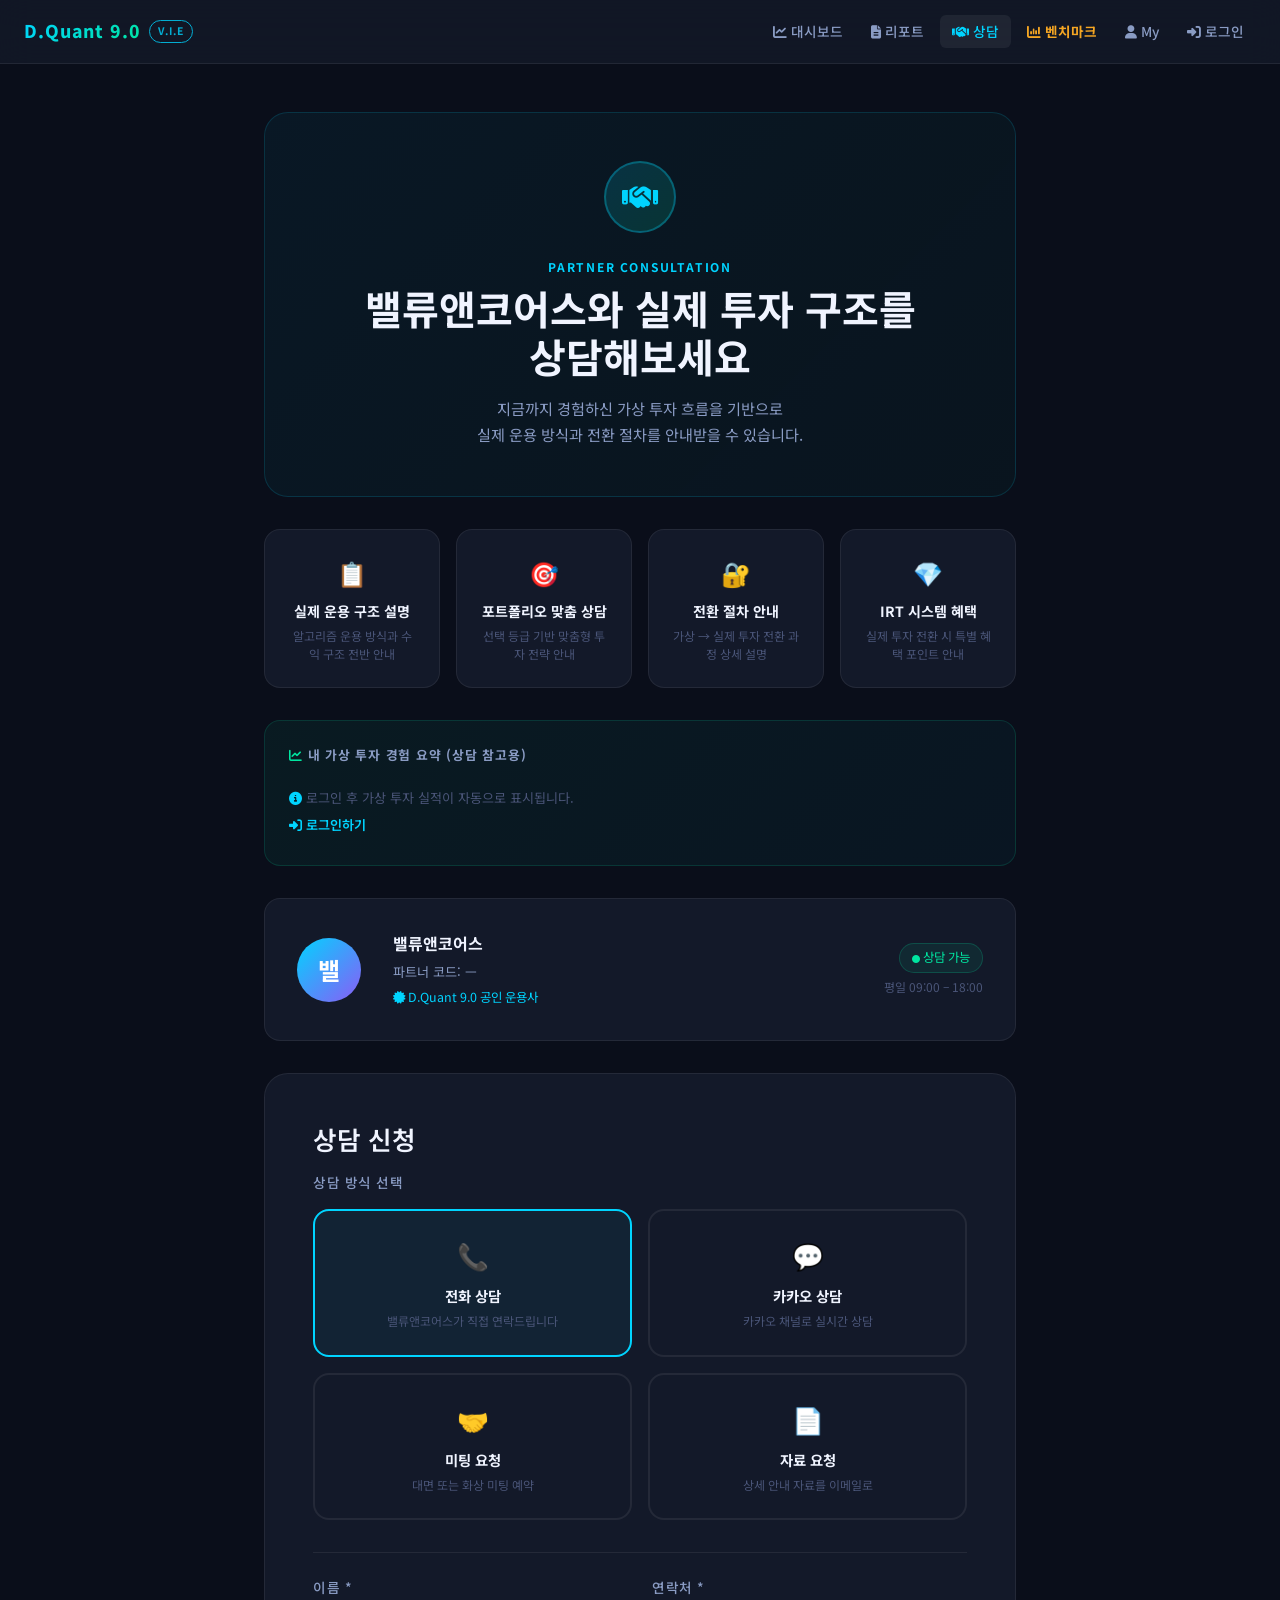
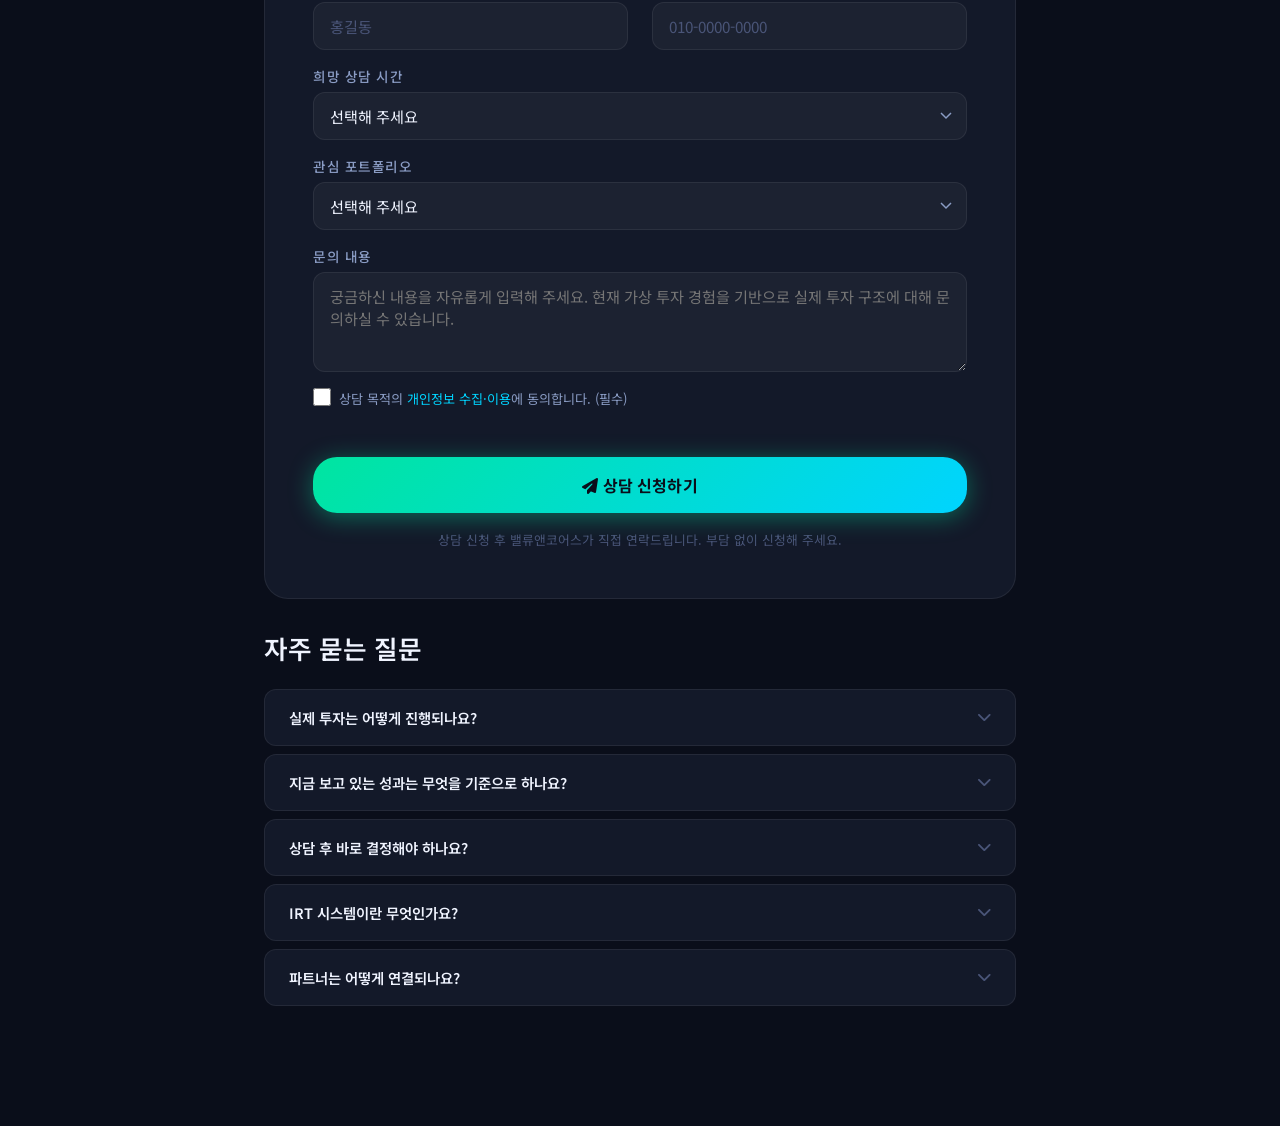
<file: consult.html>
<!DOCTYPE html>
<html lang="ko">
<head>
  <meta charset="UTF-8">
  <meta name="viewport" content="width=device-width, initial-scale=1.0">
  <title>파트너 상담 — D.Quant 9.0 V.I.E</title>
  <meta name="description" content="D.Quant 9.0 V.I.E 전문 운용사 상담. 가상 투자 경험을 바탕으로 실제 투자 전략을 안내받으세요.">
  <meta property="og:type" content="website">
  <meta property="og:site_name" content="D.Quant 9.0 V.I.E">
  <meta property="og:title" content="투자 상담 — D.Quant 9.0 V.I.E">
  <meta property="og:description" content="밸류앤코어스 전문 운용사와 1:1 투자 상담. 가상 투자 체험 후 실제 알고리즘 운용 전략을 안내받으세요.">
  <meta property="og:image" content="images/og-image.jpg">
  <meta property="og:image:width" content="1200">
  <meta property="og:image:height" content="630">
  <meta name="twitter:card" content="summary_large_image">
  <meta name="twitter:image" content="images/og-image.jpg">
  <link rel="preconnect" href="https://fonts.googleapis.com">
  <link href="https://fonts.googleapis.com/css2?family=Noto+Sans+KR:wght@300;400;500;600;700;800&family=Inter:wght@400;500;600;700&display=swap" rel="stylesheet">
  <link rel="stylesheet" href="https://cdn.jsdelivr.net/npm/@fortawesome/fontawesome-free@6.5.1/css/all.min.css">
  <link rel="stylesheet" href="css/vie.css">
  <style>
    /* Consult hero */
    .consult-hero {
      background: linear-gradient(135deg, rgba(0,212,255,0.05), rgba(0,229,160,0.03));
      border: 1px solid rgba(0,212,255,0.15);
      border-radius: var(--radius-xl);
      padding: var(--space-2xl);
      margin-bottom: var(--space-xl);
      text-align: center;
    }
    .consult-hero-icon {
      width: 72px; height: 72px;
      border-radius: 50%;
      background: linear-gradient(135deg, rgba(0,212,255,0.15), rgba(0,229,160,0.15));
      border: 2px solid rgba(0,212,255,0.3);
      display: flex;
      align-items: center;
      justify-content: center;
      font-size: 1.8rem;
      color: var(--accent-blue);
      margin: 0 auto var(--space-lg);
    }

    /* Value cards row */
    .value-grid {
      display: grid;
      grid-template-columns: repeat(4, 1fr);
      gap: var(--space-md);
      margin-bottom: var(--space-xl);
    }
    .vc-card {
      background: var(--bg-card);
      border: 1px solid var(--border-default);
      border-radius: var(--radius-lg);
      padding: var(--space-lg);
      text-align: center;
    }
    .vc-icon { font-size: 1.5rem; margin-bottom: var(--space-sm); }
    .vc-title { font-size: 0.88rem; font-weight: 700; color: var(--text-primary); margin-bottom: 4px; }
    .vc-desc  { font-size: 0.75rem; color: var(--text-muted); line-height: 1.5; }

    /* Partner info */
    .partner-card {
      background: var(--bg-card);
      border: 1px solid var(--border-default);
      border-radius: var(--radius-lg);
      padding: var(--space-xl);
      margin-bottom: var(--space-xl);
      display: flex;
      align-items: center;
      gap: var(--space-xl);
    }
    .partner-avatar {
      width: 64px; height: 64px;
      border-radius: 50%;
      background: linear-gradient(135deg, var(--accent-blue), var(--accent-purple));
      display: flex;
      align-items: center;
      justify-content: center;
      font-size: 1.5rem;
      color: #fff;
      font-weight: 700;
      flex-shrink: 0;
    }
    .partner-info h4 { font-size: 1rem; font-weight: 700; color: var(--text-primary); margin-bottom: 4px; }
    .partner-info p  { font-size: 0.82rem; color: var(--text-secondary); margin: 0; }
    .partner-meta { margin-left: auto; text-align: right; flex-shrink: 0; }
    .partner-avail {
      font-size: 0.78rem;
      color: var(--accent-green);
      background: rgba(0,229,160,0.08);
      border: 1px solid rgba(0,229,160,0.2);
      padding: 4px 12px;
      border-radius: var(--radius-full);
      display: inline-block;
      margin-bottom: 4px;
    }
    .partner-time { font-size: 0.75rem; color: var(--text-muted); }

    /* Consult method cards */
    .method-grid {
      display: grid;
      grid-template-columns: repeat(2, 1fr);
      gap: var(--space-md);
      margin-bottom: var(--space-xl);
    }
    .method-card {
      background: var(--bg-card);
      border: 2px solid var(--border-default);
      border-radius: var(--radius-lg);
      padding: var(--space-lg);
      cursor: pointer;
      text-align: center;
      transition: all var(--transition-base);
    }
    .method-card:hover { transform: translateY(-2px); }
    .method-card.selected {
      border-color: var(--accent-blue);
      background: rgba(0,212,255,0.05);
    }
    .method-icon  { font-size: 1.6rem; margin-bottom: var(--space-sm); }
    .method-title { font-size: 0.9rem; font-weight: 700; color: var(--text-primary); margin-bottom: 4px; }
    .method-desc  { font-size: 0.75rem; color: var(--text-muted); }

    /* Form card */
    .form-card {
      background: var(--bg-card);
      border: 1px solid var(--border-default);
      border-radius: var(--radius-xl);
      padding: var(--space-2xl);
      margin-bottom: var(--space-xl);
    }

    /* Performance summary */
    .perf-summary {
      background: linear-gradient(135deg, rgba(0,229,160,0.06), rgba(0,212,255,0.04));
      border: 1px solid rgba(0,229,160,0.15);
      border-radius: var(--radius-lg);
      padding: var(--space-lg);
      margin-bottom: var(--space-xl);
    }
    .perf-row {
      display: flex;
      justify-content: space-between;
      font-size: 0.85rem;
      padding: 6px 0;
      border-bottom: 1px solid var(--border-default);
    }
    .perf-row:last-child { border-bottom: none; }

    /* FAQ */
    .faq-item {
      background: var(--bg-card);
      border: 1px solid var(--border-default);
      border-radius: var(--radius-md);
      margin-bottom: var(--space-sm);
      overflow: hidden;
    }
    .faq-q {
      padding: var(--space-md) var(--space-lg);
      display: flex;
      align-items: center;
      justify-content: space-between;
      cursor: pointer;
      font-size: 0.9rem;
      font-weight: 600;
      color: var(--text-primary);
      transition: background var(--transition-fast);
    }
    .faq-q:hover { background: rgba(255,255,255,0.03); }
    .faq-a {
      padding: 0 var(--space-lg);
      font-size: 0.85rem;
      color: var(--text-secondary);
      line-height: 1.7;
      max-height: 0;
      overflow: hidden;
      transition: max-height var(--transition-slow), padding var(--transition-base);
    }
    .faq-item.open .faq-a { max-height: 200px; padding: 0 var(--space-lg) var(--space-md); }
    .faq-arrow { transition: transform var(--transition-base); color: var(--text-muted); }
    .faq-item.open .faq-arrow { transform: rotate(180deg); color: var(--accent-blue); }

    /* Success state */
    .submit-success {
      text-align: center;
      padding: var(--space-3xl);
      display: none;
    }
    .submit-success.show { display: block; }
    .success-icon {
      width: 80px; height: 80px;
      border-radius: 50%;
      background: rgba(0,229,160,0.12);
      border: 2px solid rgba(0,229,160,0.3);
      display: flex; align-items: center; justify-content: center;
      font-size: 2rem; color: var(--accent-green);
      margin: 0 auto var(--space-xl);
      animation: pulseScale 1s ease;
    }
    @keyframes pulseScale {
      0% { transform: scale(0); opacity: 0; }
      70% { transform: scale(1.1); }
      100% { transform: scale(1); opacity: 1; }
    }

    /* ── Consult Responsive ── */
    @media (max-width: 1024px) {
      .value-grid  { grid-template-columns: repeat(2, 1fr); }
      .method-grid { grid-template-columns: repeat(2, 1fr); }
    }
    @media (max-width: 768px) {
      .value-grid   { grid-template-columns: repeat(2, 1fr); gap: 8px; }
      .method-grid  { grid-template-columns: 1fr; }
      .partner-card { flex-direction: column; text-align: center; gap: var(--space-md); }
      .partner-meta { margin-left: 0; text-align: center; }
      .consult-form-section { padding: var(--space-xl) var(--space-md); }
      .consult-form { padding: var(--space-md); }
    }
    @media (max-width: 480px) {
      .value-grid  { grid-template-columns: 1fr 1fr; gap: 6px; }
      .value-card  { padding: var(--space-md); }
      .method-card { padding: var(--space-md); }
    }
  </style>
</head>
<body>
  <!-- Nav -->
  <nav class="vie-nav">
    <div class="vie-nav-inner">
      <div class="vie-nav-brand">
        <a href="index.html" style="display:flex;align-items:center;gap:8px;text-decoration:none">
          <span class="vie-nav-logo">D.Quant 9.0</span>
          <span class="vie-nav-badge">V.I.E</span>
        </a>
      </div>
      <div class="vie-nav-links">
        <a href="dashboard.html" class="vie-nav-link"><i class="fa-solid fa-chart-line"></i> 대시보드</a>
        <a href="reports.html"   class="vie-nav-link"><i class="fa-solid fa-file-lines"></i> 리포트</a>
        <a href="consult.html"   class="vie-nav-link active"><i class="fa-solid fa-handshake"></i> 상담</a>
        <a href="benchmark.html" class="vie-nav-link benchmark"><i class="fa-solid fa-chart-column"></i> 벤치마크</a>
        <a href="mypage.html"    class="vie-nav-link"><i class="fa-solid fa-user"></i> My</a>
        <a href="login.html"     class="vie-nav-link" id="nav-login-btn"><i class="fa-solid fa-right-to-bracket"></i> 로그인</a>
      </div>
      <div class="vie-nav-hamburger" onclick="vieNavToggle(this)" aria-label="메뉴">
        <span></span><span></span><span></span>
      </div>
    </div>
  </nav>
  <nav class="vie-nav-mobile" id="vie-nav-mobile">
    <a href="dashboard.html" class="vie-nav-link"><i class="fa-solid fa-chart-line"></i> 대시보드</a>
    <a href="reports.html"   class="vie-nav-link"><i class="fa-solid fa-file-lines"></i> 리포트</a>
    <a href="consult.html"   class="vie-nav-link active"><i class="fa-solid fa-handshake"></i> 상담</a>
    <a href="benchmark.html" class="vie-nav-link benchmark"><i class="fa-solid fa-chart-column"></i> 벤치마크</a>
    <a href="mypage.html"    class="vie-nav-link"><i class="fa-solid fa-user"></i> My</a>
    <a href="login.html"     class="vie-nav-link" id="nav-login-btn-m"><i class="fa-solid fa-right-to-bracket"></i> 로그인</a>
  </nav>

  <div class="page-wrapper">
    <div class="page-content" style="max-width:800px">

      <!-- Consult Hero -->
      <div class="consult-hero fade-in">
        <div class="consult-hero-icon"><i class="fa-solid fa-handshake"></i></div>
        <div class="section-eyebrow" style="display:block;margin-bottom:var(--space-sm)">PARTNER CONSULTATION</div>
        <h2 style="margin-bottom:var(--space-md)">밸류앤코어스와 실제 투자 구조를<br>상담해보세요</h2>
        <p>
          지금까지 경험하신 가상 투자 흐름을 기반으로<br>
          실제 운용 방식과 전환 절차를 안내받을 수 있습니다.
        </p>
      </div>

      <!-- Value Grid -->
      <div class="value-grid fade-in fade-in-delay-1">
        <div class="vc-card">
          <div class="vc-icon">📋</div>
          <div class="vc-title">실제 운용 구조 설명</div>
          <div class="vc-desc">알고리즘 운용 방식과 수익 구조 전반 안내</div>
        </div>
        <div class="vc-card">
          <div class="vc-icon">🎯</div>
          <div class="vc-title">포트폴리오 맞춤 상담</div>
          <div class="vc-desc">선택 등급 기반 맞춤형 투자 전략 안내</div>
        </div>
        <div class="vc-card">
          <div class="vc-icon">🔐</div>
          <div class="vc-title">전환 절차 안내</div>
          <div class="vc-desc">가상 → 실제 투자 전환 과정 상세 설명</div>
        </div>
        <div class="vc-card">
          <div class="vc-icon">💎</div>
          <div class="vc-title">IRT 시스템 혜택</div>
          <div class="vc-desc">실제 투자 전환 시 특별 혜택 포인트 안내</div>
        </div>
      </div>

      <!-- My Performance Summary -->
      <div class="perf-summary fade-in fade-in-delay-2" id="perf-summary">
        <div style="font-size:0.8rem;font-weight:700;color:var(--text-secondary);margin-bottom:var(--space-md);letter-spacing:0.06em">
          <i class="fa-solid fa-chart-line" style="color:var(--accent-green)"></i>
          내 가상 투자 경험 요약 (상담 참고용)
        </div>
        <div id="perf-rows">
          <!-- Populated by JS -->
        </div>
      </div>

      <!-- Partner Card -->
      <div class="partner-card fade-in fade-in-delay-2">
        <div class="partner-avatar" id="partner-initial">?</div>
        <div class="partner-info">
          <h4 id="partner-name-display">밸류앤코어스</h4>
          <p id="partner-id-display">파트너 코드: —</p>
          <p style="margin-top:4px;font-size:0.78rem;color:var(--accent-blue)">
            <i class="fa-solid fa-certificate"></i> D.Quant 9.0 공인 운용사
          </p>
        </div>
        <div class="partner-meta">
          <div class="partner-avail"><i class="fa-solid fa-circle" style="font-size:0.5rem"></i> 상담 가능</div>
          <div class="partner-time">평일 09:00 – 18:00</div>
        </div>
      </div>

      <!-- Consult Method -->
      <div class="form-card fade-in fade-in-delay-3" id="main-form-card">
        <div id="form-section">
          <h3 style="margin-bottom:var(--space-md)">상담 신청</h3>

          <!-- Method Selection -->
          <div style="margin-bottom:var(--space-lg)">
            <div class="form-label" style="margin-bottom:var(--space-md)">상담 방식 선택</div>
            <div class="method-grid">
              <div class="method-card selected" data-method="phone" onclick="selectMethod(this)">
                <div class="method-icon">📞</div>
                <div class="method-title">전화 상담</div>
                <div class="method-desc">밸류앤코어스가 직접 연락드립니다</div>
              </div>
              <div class="method-card" data-method="kakao" onclick="selectMethod(this)">
                <div class="method-icon">💬</div>
                <div class="method-title">카카오 상담</div>
                <div class="method-desc">카카오 채널로 실시간 상담</div>
              </div>
              <div class="method-card" data-method="meeting" onclick="selectMethod(this)">
                <div class="method-icon">🤝</div>
                <div class="method-title">미팅 요청</div>
                <div class="method-desc">대면 또는 화상 미팅 예약</div>
              </div>
              <div class="method-card" data-method="info_request" onclick="selectMethod(this)">
                <div class="method-icon">📄</div>
                <div class="method-title">자료 요청</div>
                <div class="method-desc">상세 안내 자료를 이메일로</div>
              </div>
            </div>
            <input type="hidden" id="f-method" value="phone">
          </div>

          <hr class="divider">

          <!-- Form Fields -->
          <div class="grid-2" style="margin-top:var(--space-lg)">
            <div class="form-group">
              <label class="form-label">이름 *</label>
              <input type="text" class="form-input" id="c-name" placeholder="홍길동">
              <span class="form-error hidden" id="e-cname"><i class="fa-solid fa-circle-xmark"></i> 이름을 입력해 주세요.</span>
            </div>
            <div class="form-group">
              <label class="form-label">연락처 *</label>
              <input type="tel" class="form-input" id="c-phone" placeholder="010-0000-0000">
              <span class="form-error hidden" id="e-cphone"><i class="fa-solid fa-circle-xmark"></i> 연락처를 입력해 주세요.</span>
            </div>
          </div>

          <div class="form-group">
            <label class="form-label">희망 상담 시간</label>
            <select class="form-select" id="c-time">
              <option value="">선택해 주세요</option>
              <option>오전 10시 – 12시</option>
              <option>오후 2시 – 4시</option>
              <option>오후 4시 – 6시</option>
              <option>저녁 7시 이후</option>
              <option>언제든지 가능</option>
            </select>
          </div>

          <div class="form-group">
            <label class="form-label">관심 포트폴리오</label>
            <select class="form-select" id="c-portfolio">
              <option value="">선택해 주세요</option>
              <option>Core (1,000만원)</option>
              <option>Growth (3,000만원)</option>
              <option>Premium (5,000만원)</option>
              <option>Strategy A (1억원)</option>
              <option>Strategy B (2억원)</option>
            </select>
          </div>

          <div class="form-group">
            <label class="form-label">문의 내용</label>
            <textarea class="form-textarea" id="c-message" placeholder="궁금하신 내용을 자유롭게 입력해 주세요. 현재 가상 투자 경험을 기반으로 실제 투자 구조에 대해 문의하실 수 있습니다." style="min-height:100px"></textarea>
          </div>

          <label class="checkbox-group" style="margin-bottom:var(--space-lg)">
            <input type="checkbox" id="c-agree">
            <span style="font-size:0.82rem;color:var(--text-secondary)">
              상담 목적의 <a href="#" style="color:var(--accent-blue)">개인정보 수집·이용</a>에 동의합니다. (필수)
            </span>
          </label>
          <span class="form-error hidden" id="e-cagree"><i class="fa-solid fa-circle-xmark"></i> 개인정보 동의가 필요합니다.</span>

          <button class="btn btn-cta btn-full btn-xl" style="margin-top:var(--space-lg)" id="submit-btn" onclick="submitConsult()">
            <span id="submit-text"><i class="fa-solid fa-paper-plane"></i> 상담 신청하기</span>
            <span id="submit-spinner" class="hidden"><i class="fa-solid fa-spinner fa-spin"></i></span>
          </button>

          <p class="form-hint text-center mt-md">상담 신청 후 밸류앤코어스가 직접 연락드립니다. 부담 없이 신청해 주세요.</p>
        </div>

        <!-- Success State -->
        <div class="submit-success" id="submit-success">
          <div class="success-icon"><i class="fa-solid fa-check"></i></div>
          <div class="section-eyebrow" style="display:block;margin-bottom:var(--space-md)">신청 완료</div>
          <h2 style="margin-bottom:var(--space-md)">상담 신청이 접수되었습니다</h2>
          <p style="margin-bottom:var(--space-xl)">
            밸류앤코어스 담당자가 빠른 시간 내에 연락드리겠습니다.<br>
            상담 전에 대시보드에서 최신 성과 현황을 확인해 두시면 도움이 됩니다.
          </p>
          <div style="display:flex;flex-direction:column;gap:var(--space-sm);max-width:340px;margin:0 auto">
            <button class="btn btn-primary btn-full btn-lg" onclick="window.location.href='dashboard.html'">
              <i class="fa-solid fa-chart-line"></i> 대시보드로 이동
            </button>
            <button class="btn btn-ghost btn-full" onclick="window.location.href='reports.html'">
              리포트 확인하기
            </button>
          </div>
        </div>
      </div>

      <!-- FAQ -->
      <div class="fade-in" style="margin-bottom:var(--space-xl)">
        <h3 style="margin-bottom:var(--space-lg)">자주 묻는 질문</h3>
        <div id="faq-list">
          <!-- Populated by JS -->
        </div>
      </div>

      <div style="height:40px"></div>
    </div>
  </div>

  <!-- Bottom Nav -->
  <nav class="bottom-nav">
    <div class="bottom-nav-items">
      <div class="bottom-nav-item" data-page="dashboard" data-href="dashboard.html"><i class="fa-solid fa-chart-line"></i><span>대시보드</span></div>
      <div class="bottom-nav-item" data-page="reports" data-href="reports.html"><i class="fa-solid fa-file-lines"></i><span>리포트</span></div>
      <div class="bottom-nav-item active" data-page="consult" data-href="consult.html"><i class="fa-solid fa-handshake"></i><span>상담</span></div>
      <div class="bottom-nav-item" data-page="mypage" data-href="mypage.html"><i class="fa-solid fa-user"></i><span>My</span></div>
    </div>
  </nav>

  <div class="toast-container"></div>

  <script src="js/vie-app.js"></script>
  <script>
    /* ── 로그인 여부와 무관하게 페이지 열람 가능 (비로그인 허용) ── */
    const isLoggedIn = VieAuth.isLoggedIn();
    const user = VieAuth.getUser() || {};
    const portfolios = user.selected_portfolios || [];

    /* ---- Partner Info ---- */
    const pname = user?.partner_name || '밸류앤코어스';
    document.getElementById('partner-name-display').textContent = pname;
    document.getElementById('partner-id-display').textContent   = '파트너 코드: ' + (user?.partner_id || '—');
    document.getElementById('partner-initial').textContent = pname === '밸류앤코어스' ? '밸' : pname.charAt(0);

    /* ---- Pre-fill form (로그인 시에만) ---- */
    if (isLoggedIn) {
      if (user?.name)  document.getElementById('c-name').value  = user.name;
      if (user?.phone) document.getElementById('c-phone').value = user.phone;
      if (portfolios.length) {
        const pfNames = { Core:'Core (1,000만원)', Growth:'Growth (3,000만원)', Premium:'Premium (5,000만원)', 'Strategy A':'Strategy A (1억원)', 'Strategy B':'Strategy B (2억원)' };
        document.getElementById('c-portfolio').value = pfNames[portfolios[0]] || '';
      }
    }

    /* ---- Performance Summary ---- */
    const perfEl = document.getElementById('perf-rows');
    if (isLoggedIn && portfolios.length) {
      const signupDate = user?.signup_date || new Date().toISOString();
      const daysSince  = VieSimulator.daysSince(signupDate);
      let totalPrincipal = 0, totalProfit = 0;
      portfolios.forEach(t => {
        const pf = VIE_CONFIG.PORTFOLIOS[t];
        if (pf) { totalPrincipal += pf.principal; totalProfit += VieSimulator.profitAfterDays(pf.principal, pf.rate, daysSince); }
      });
      const totalRate = totalPrincipal > 0 ? (totalProfit / totalPrincipal) * 100 : 0;
      perfEl.innerHTML = `
        <div class="perf-row"><span style="color:var(--text-muted)">선택 포트폴리오</span><strong style="color:var(--text-primary)">${portfolios.join(' + ')}</strong></div>
        <div class="perf-row"><span style="color:var(--text-muted)">가상 운용 기간</span><strong style="color:var(--text-primary)">${daysSince}일</strong></div>
        <div class="perf-row"><span style="color:var(--text-muted)">누적 수익률</span><strong style="color:var(--accent-green)">+${totalRate.toFixed(2)}%</strong></div>
        <div class="perf-row"><span style="color:var(--text-muted)">누적 수익금 (가상)</span><strong style="color:var(--accent-green)">${VieFmt.manwon(Math.round(totalProfit))}</strong></div>
        <div class="perf-row"><span style="color:var(--text-muted)">운용 시작일</span><strong style="color:var(--text-primary)">${VieFmt.date(signupDate)}</strong></div>
      `;
    } else {
      /* 비로그인 상태: 간단한 안내 표시 */
      perfEl.innerHTML = `
        <div class="perf-row" style="flex-direction:column;align-items:flex-start;gap:6px">
          <span style="color:var(--text-muted);font-size:0.82rem"><i class="fa-solid fa-circle-info" style="color:var(--accent-blue)"></i> 로그인 후 가상 투자 실적이 자동으로 표시됩니다.</span>
          <a href="login.html" style="font-size:0.82rem;color:var(--accent-blue);font-weight:600;text-decoration:none"><i class="fa-solid fa-right-to-bracket"></i> 로그인하기</a>
        </div>
      `;
    }

    /* ---- Method Selection ---- */
    function selectMethod(card) {
      document.querySelectorAll('.method-card').forEach(c => c.classList.remove('selected'));
      card.classList.add('selected');
      document.getElementById('f-method').value = card.getAttribute('data-method');
    }

    /* ---- Submit ---- */
    async function submitConsult() {
      const name    = document.getElementById('c-name').value.trim();
      const phone   = document.getElementById('c-phone').value.trim();
      const agree   = document.getElementById('c-agree').checked;
      let ok = true;

      document.getElementById('e-cname').classList.toggle('hidden', !!name);  if (!name)  ok = false;
      document.getElementById('e-cphone').classList.toggle('hidden', !!phone); if (!phone) ok = false;
      document.getElementById('e-cagree').classList.toggle('hidden', agree);   if (!agree) ok = false;

      if (!ok) return;

      const btn = document.getElementById('submit-btn');
      const txt = document.getElementById('submit-text');
      const spn = document.getElementById('submit-spinner');
      btn.disabled = true;
      txt.classList.add('hidden');
      spn.classList.remove('hidden');

      try {
        const payload = {
          id: 'consult-' + Date.now(),
          user_id: user?.id || 'anon',
          user_name: name,
          phone,
          preferred_time: document.getElementById('c-time').value,
          interest_portfolio: document.getElementById('c-portfolio').value,
          inquiry_message: document.getElementById('c-message').value,
          consult_method: document.getElementById('f-method').value,
          partner_id: user?.partner_id || '',
          status: 'submitted',
          submitted_at: new Date().toISOString()
        };
        try {
          await VieAPI.post(VIE_CONFIG.TABLES.CONSULTATIONS, payload);
        } catch(e) {}

        // Update user record
        if (user?.id) {
          try { await VieAPI.patch(VIE_CONFIG.TABLES.USERS, user.id, { consult_requested: true }); } catch(e) {}
          user.consult_requested = true;
          VieAuth.setUser(user);
        }

        // Show success
        document.getElementById('form-section').style.display = 'none';
        document.getElementById('submit-success').classList.add('show');
        VieToast.success('상담 신청이 완료되었습니다!');
        window.scrollTo({ top: 0, behavior: 'smooth' });
      } catch(e) {
        VieToast.error('오류가 발생했습니다. 다시 시도해 주세요.');
        console.error(e);
      } finally {
        btn.disabled = false;
        txt.classList.remove('hidden');
        spn.classList.add('hidden');
      }
    }

    /* ---- FAQ ---- */
    const faqs = [
      { q: '실제 투자는 어떻게 진행되나요?', a: '파트너와 상담 후, 실제 투자 계획과 운용 구조를 함께 확인합니다. 투자 개시 전 계약서 및 운용 지침을 제공하며, 월별 정산과 성과 보고를 받으실 수 있습니다.' },
      { q: '지금 보고 있는 성과는 무엇을 기준으로 하나요?', a: 'D.Quant 9.0 V.I.E는 가상 투자 경험 시뮬레이션입니다. 실제 시장 데이터와 D.Quant 알고리즘 운용 로직을 기반으로 설계되었으나, 실제 투자 결과와 차이가 있을 수 있습니다.' },
      { q: '상담 후 바로 결정해야 하나요?', a: '아닙니다. 상담은 정보 제공 목적이며, 결정은 충분히 검토하신 후 자유롭게 하실 수 있습니다. 부담 없이 궁금한 사항을 질문해 주세요.' },
      { q: 'IRT 시스템이란 무엇인가요?', a: 'IRT(Investment Return Transfer)는 실제 투자 전환 시 누릴 수 있는 D.Quant만의 특별 수익 연동 혜택 시스템입니다. 자세한 내용은 파트너 상담을 통해 안내받으실 수 있습니다.' },
      { q: '파트너는 어떻게 연결되나요?', a: '가입 시 입력하신 초대 코드와 연결된 파트너가 자동으로 배정됩니다. 상담 신청 후 해당 파트너가 직접 연락드립니다.' }
    ];

    document.getElementById('faq-list').innerHTML = faqs.map((f, i) => `
      <div class="faq-item" id="faq-${i}">
        <div class="faq-q" onclick="toggleFaq(${i})">
          <span>${f.q}</span>
          <i class="fa-solid fa-chevron-down faq-arrow"></i>
        </div>
        <div class="faq-a">${f.a}</div>
      </div>
    `).join('');

    function toggleFaq(i) {
      const el = document.getElementById('faq-' + i);
      el.classList.toggle('open');
    }
  </script>
</body>
</html>
</file>
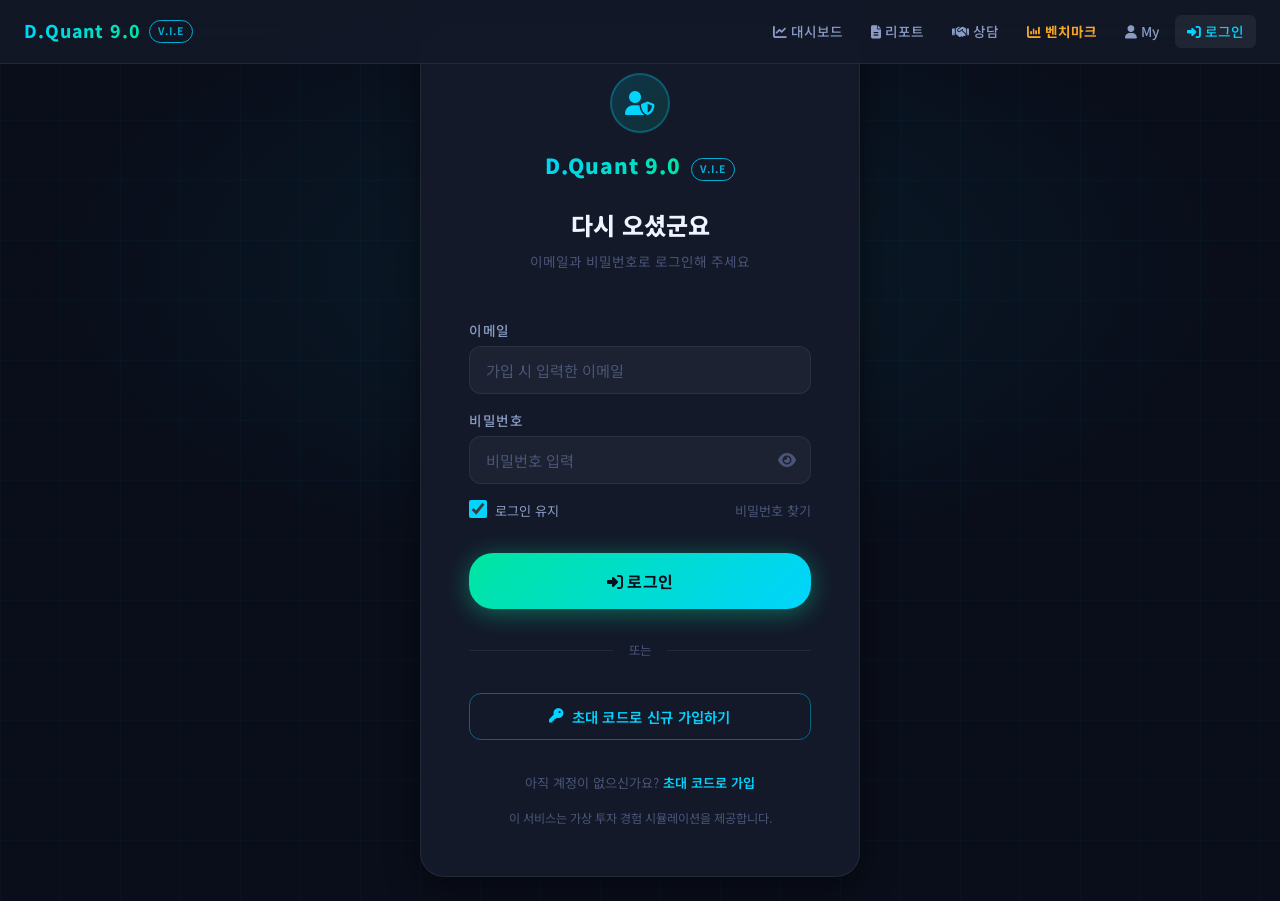
<file: login.html>
<!DOCTYPE html>
<html lang="ko">
<head>
  <meta charset="UTF-8">
  <meta name="viewport" content="width=device-width, initial-scale=1.0">
  <title>로그인 — D.Quant 9.0 V.I.E</title>
  <meta name="description" content="D.Quant 9.0 V.I.E 로그인. AI 알고리즘 가상 투자 플랫폼에 접속하세요.">
  <meta property="og:type" content="website">
  <meta property="og:site_name" content="D.Quant 9.0 V.I.E">
  <meta property="og:title" content="D.Quant 9.0 V.I.E — 변동성이 수익이 되는 24시간">
  <meta property="og:description" content="초대받은 분만 접근 가능한 AI 알고리즘 가상 투자 경험 플랫폼. 지금 바로 체험해보세요.">
  <meta property="og:image" content="images/og-image.jpg">
  <meta property="og:image:width" content="1200">
  <meta property="og:image:height" content="630">
  <meta name="twitter:card" content="summary_large_image">
  <meta name="twitter:image" content="images/og-image.jpg">
  <link rel="preconnect" href="https://fonts.googleapis.com">
  <link href="https://fonts.googleapis.com/css2?family=Noto+Sans+KR:wght@300;400;500;600;700;800&family=Inter:wght@400;500;600;700&display=swap" rel="stylesheet">
  <link rel="stylesheet" href="https://cdn.jsdelivr.net/npm/@fortawesome/fontawesome-free@6.5.1/css/all.min.css">
  <link rel="stylesheet" href="css/vie.css">
  <style>
    /* ── 전체 배경 ── */
    .bg-grid {
      position: fixed; inset: 0;
      background-image:
        linear-gradient(rgba(0,212,255,0.03) 1px, transparent 1px),
        linear-gradient(90deg, rgba(0,212,255,0.03) 1px, transparent 1px);
      background-size: 60px 60px;
      animation: grid-drift 20s linear infinite;
      pointer-events: none;
    }
    @keyframes grid-drift {
      from { transform: translateY(0); }
      to   { transform: translateY(60px); }
    }
    .bg-glow {
      position: fixed; inset: 0;
      background: radial-gradient(ellipse 70% 50% at 50% 30%, rgba(0,212,255,0.07) 0%, transparent 70%);
      pointer-events: none;
    }

    /* ── 로그인 래퍼 ── */
    .login-wrapper {
      min-height: 100vh;
      display: flex;
      align-items: center;
      justify-content: center;
      padding: var(--space-lg);
      position: relative;
      z-index: 1;
    }

    /* ── 로그인 카드 ── */
    .login-card {
      width: 100%;
      max-width: 440px;
      background: var(--bg-card);
      border: 1px solid var(--border-default);
      border-radius: var(--radius-xl);
      padding: var(--space-2xl);
      box-shadow: var(--shadow-lg);
      animation: fadeIn 0.5s ease;
    }

    /* ── 헤더 ── */
    .login-brand {
      text-align: center;
      margin-bottom: var(--space-2xl);
    }
    .login-logo-text {
      font-size: 1.3rem;
      font-weight: 900;
      letter-spacing: 0.04em;
      background: linear-gradient(135deg, var(--accent-blue), var(--accent-green));
      -webkit-background-clip: text;
      -webkit-text-fill-color: transparent;
      background-clip: text;
    }
    .login-badge {
      font-size: 0.65rem;
      font-weight: 700;
      color: var(--accent-blue);
      border: 1px solid var(--accent-blue);
      border-radius: var(--radius-full);
      padding: 2px 8px;
      letter-spacing: 0.1em;
      display: inline-block;
      margin-left: 6px;
      opacity: 0.8;
      vertical-align: middle;
    }
    .login-title {
      font-size: 1.5rem;
      font-weight: 800;
      color: var(--text-primary);
      margin-top: var(--space-lg);
      margin-bottom: 6px;
    }
    .login-sub {
      font-size: 0.85rem;
      color: var(--text-muted);
    }

    /* ── 아이콘 아바타 ── */
    .login-icon {
      width: 60px; height: 60px;
      border-radius: 50%;
      background: linear-gradient(135deg, rgba(0,212,255,0.15), rgba(0,229,160,0.12));
      border: 2px solid rgba(0,212,255,0.25);
      display: flex; align-items: center; justify-content: center;
      font-size: 1.5rem; color: var(--accent-blue);
      margin: 0 auto var(--space-md);
    }

    /* ── 비밀번호 토글 ── */
    .pw-field {
      position: relative;
      display: flex;
      align-items: center;
    }
    .pw-field .form-input {
      flex: 1;
      padding-right: 48px;
    }
    .pw-toggle {
      position: absolute;
      right: 0;
      top: 0;
      height: 100%;
      width: 48px;
      display: flex;
      align-items: center;
      justify-content: center;
      background: none;
      border: none;
      color: var(--text-muted);
      font-size: 1rem;
      cursor: pointer;
      z-index: 20;
      -webkit-tap-highlight-color: transparent;
      user-select: none;
      outline: none;
    }
    .pw-toggle:hover  { color: var(--accent-blue); }
    .pw-toggle:active { color: var(--accent-blue); opacity: 0.6; }

    /* ── 에러 배너 ── */
    .login-error {
      background: rgba(244, 63, 94, 0.08);
      border: 1px solid rgba(244, 63, 94, 0.25);
      border-radius: var(--radius-md);
      padding: var(--space-md) var(--space-lg);
      font-size: 0.86rem;
      color: var(--accent-red);
      display: none;
      align-items: center;
      gap: var(--space-sm);
      margin-bottom: var(--space-lg);
      animation: fadeIn 0.3s ease;
    }
    .login-error.show { display: flex; }

    /* ── 성공 배너 ── */
    .login-success {
      background: rgba(0, 229, 160, 0.08);
      border: 1px solid rgba(0, 229, 160, 0.25);
      border-radius: var(--radius-md);
      padding: var(--space-md) var(--space-lg);
      font-size: 0.86rem;
      color: var(--accent-green);
      display: none;
      align-items: center;
      gap: var(--space-sm);
      margin-bottom: var(--space-lg);
    }
    .login-success.show { display: flex; }

    /* ── 구분선 ── */
    .or-divider {
      display: flex;
      align-items: center;
      gap: var(--space-md);
      margin: var(--space-xl) 0;
      color: var(--text-muted);
      font-size: 0.78rem;
    }
    .or-divider::before,
    .or-divider::after {
      content: '';
      flex: 1;
      height: 1px;
      background: var(--border-default);
    }

    /* ── 하단 링크 ── */
    .login-footer {
      text-align: center;
      margin-top: var(--space-xl);
      font-size: 0.82rem;
      color: var(--text-muted);
    }
    .login-footer a {
      color: var(--accent-blue);
      font-weight: 600;
    }
    .login-footer a:hover { color: var(--accent-green); }

    /* ── 저장된 계정 목록 드롭다운 ── */
    .saved-accounts {
      background: var(--bg-secondary);
      border: 1px solid var(--border-default);
      border-radius: var(--radius-md);
      overflow: hidden;
      margin-bottom: var(--space-lg);
      display: none;
    }
    .saved-accounts.show { display: block; }
    .saved-accounts-header {
      font-size: 0.72rem;
      font-weight: 700;
      letter-spacing: 0.08em;
      color: var(--text-muted);
      padding: var(--space-sm) var(--space-md);
      text-transform: uppercase;
      border-bottom: 1px solid var(--border-default);
    }
    .saved-account-item {
      display: flex;
      align-items: center;
      gap: var(--space-md);
      padding: var(--space-md);
      cursor: pointer;
      transition: background var(--transition-fast);
      border-bottom: 1px solid var(--border-default);
    }
    .saved-account-item:last-child { border-bottom: none; }
    .saved-account-item:hover { background: rgba(255,255,255,0.03); }
    .saved-avatar {
      width: 36px; height: 36px;
      border-radius: 50%;
      background: linear-gradient(135deg, var(--accent-blue), var(--accent-purple));
      display: flex; align-items: center; justify-content: center;
      font-size: 0.9rem; font-weight: 700; color: #fff;
      flex-shrink: 0;
    }
    .saved-name  { font-size: 0.9rem; font-weight: 600; color: var(--text-primary); }
    .saved-email { font-size: 0.75rem; color: var(--text-muted); }
    .saved-item-right { margin-left: auto; font-size: 0.75rem; color: var(--text-muted); }

    /* ── Login Responsive ── */
    @media (max-width: 768px) {
      .login-wrapper { padding: var(--space-xl) var(--space-md); }
      .login-card    { padding: var(--space-xl) var(--space-md); border-radius: var(--radius-lg); }
      .login-logo    { font-size: 1.2rem; }
    }
    @media (max-width: 480px) {
      .login-card    { padding: var(--space-lg) var(--space-md); }
      .social-btns   { flex-direction: column; gap: 8px; }
      .social-btn    { width: 100%; justify-content: center; }
    }
  </style>
</head>
<body>
  <div class="bg-grid"></div>
  <div class="bg-glow"></div>

  <!-- Top Nav -->
  <nav class="vie-nav">
    <div class="vie-nav-inner">
      <div class="vie-nav-brand">
        <a href="index.html" style="display:flex;align-items:center;gap:8px;text-decoration:none">
          <span class="vie-nav-logo">D.Quant 9.0</span>
          <span class="vie-nav-badge">V.I.E</span>
        </a>
      </div>
      <div class="vie-nav-links">
        <a href="dashboard.html" class="vie-nav-link"><i class="fa-solid fa-chart-line"></i> 대시보드</a>
        <a href="reports.html"   class="vie-nav-link"><i class="fa-solid fa-file-lines"></i> 리포트</a>
        <a href="consult.html"   class="vie-nav-link"><i class="fa-solid fa-handshake"></i> 상담</a>
        <a href="benchmark.html" class="vie-nav-link benchmark"><i class="fa-solid fa-chart-column"></i> 벤치마크</a>
        <a href="mypage.html"    class="vie-nav-link"><i class="fa-solid fa-user"></i> My</a>
        <a href="login.html"     class="vie-nav-link active" id="nav-login-btn"><i class="fa-solid fa-right-to-bracket"></i> 로그인</a>
      </div>
      <div class="vie-nav-hamburger" onclick="vieNavToggle(this)" aria-label="메뉴">
        <span></span><span></span><span></span>
      </div>
    </div>
  </nav>
  <nav class="vie-nav-mobile" id="vie-nav-mobile">
    <a href="dashboard.html" class="vie-nav-link"><i class="fa-solid fa-chart-line"></i> 대시보드</a>
    <a href="reports.html"   class="vie-nav-link"><i class="fa-solid fa-file-lines"></i> 리포트</a>
    <a href="consult.html"   class="vie-nav-link"><i class="fa-solid fa-handshake"></i> 상담</a>
    <a href="benchmark.html" class="vie-nav-link benchmark"><i class="fa-solid fa-chart-column"></i> 벤치마크</a>
    <a href="mypage.html"    class="vie-nav-link"><i class="fa-solid fa-user"></i> My</a>
    <a href="login.html"     class="vie-nav-link active" id="nav-login-btn-m"><i class="fa-solid fa-right-to-bracket"></i> 로그인</a>
  </nav>

  <div class="login-wrapper">
    <div class="login-card">

      <!-- 브랜드 헤더 -->
      <div class="login-brand">
        <div class="login-icon">
          <i class="fa-solid fa-user-shield"></i>
        </div>
        <div>
          <span class="login-logo-text">D.Quant 9.0</span>
          <span class="login-badge">V.I.E</span>
        </div>
        <div class="login-title">다시 오셨군요</div>
        <div class="login-sub">이메일과 비밀번호로 로그인해 주세요</div>
      </div>

      <!-- 저장된 계정 목록 -->
      <div class="saved-accounts" id="saved-accounts">
        <div class="saved-accounts-header">
          <i class="fa-solid fa-clock-rotate-left"></i> 이 기기에서 가입한 계정
        </div>
        <div id="saved-accounts-list"></div>
      </div>

      <!-- 에러 / 성공 배너 -->
      <div class="login-error" id="login-error">
        <i class="fa-solid fa-circle-xmark" style="flex-shrink:0"></i>
        <span id="login-error-msg">이메일 또는 비밀번호가 일치하지 않습니다.</span>
      </div>
      <div class="login-success" id="login-success">
        <i class="fa-solid fa-circle-check" style="flex-shrink:0"></i>
        <span id="login-success-msg">로그인되었습니다. 대시보드로 이동합니다...</span>
      </div>

      <!-- 로그인 폼 -->
      <form id="login-form" autocomplete="on" onsubmit="event.preventDefault(); doLogin();">
        <div class="form-group">
          <label class="form-label">이메일</label>
          <input
            type="email"
            class="form-input"
            id="login-email"
            placeholder="가입 시 입력한 이메일"
            autocomplete="email"
            required
          >
          <span class="form-error hidden" id="e-email">
            <i class="fa-solid fa-circle-xmark"></i> 이메일을 입력해 주세요.
          </span>
        </div>

        <div class="form-group">
          <label class="form-label">비밀번호</label>
          <div class="pw-field">
            <input
              type="password"
              class="form-input"
              id="login-pw"
              placeholder="비밀번호 입력"
              autocomplete="current-password"
              required
            >
            <button
              type="button"
              id="pw-toggle"
              class="pw-toggle"
              tabindex="-1"
              onmousedown="event.preventDefault();"
              onclick="togglePw()"
            >
              <i class="fa-solid fa-eye" id="pw-eye"></i>
            </button>
          </div>
          <span class="form-error hidden" id="e-pw">
            <i class="fa-solid fa-circle-xmark"></i> 비밀번호를 입력해 주세요.
          </span>
        </div>

        <!-- 로그인 유지 -->
        <div style="display:flex;align-items:center;justify-content:space-between;margin-bottom:var(--space-xl)">
          <label class="checkbox-group" style="margin-bottom:0">
            <input type="checkbox" id="remember-me" checked>
            <span style="font-size:0.82rem;color:var(--text-secondary)">로그인 유지</span>
          </label>
          <a href="#" onclick="showForgot()" style="font-size:0.82rem;color:var(--text-muted)">
            비밀번호 찾기
          </a>
        </div>

        <button type="submit" class="btn btn-cta btn-full btn-lg" id="login-btn">
          <span id="login-btn-text"><i class="fa-solid fa-right-to-bracket"></i> 로그인</span>
          <span id="login-spinner" class="hidden"><i class="fa-solid fa-spinner fa-spin"></i> 로그인 중...</span>
        </button>
      </form>

      <!-- 구분선 -->
      <div class="or-divider">또는</div>

      <!-- 초대 코드로 신규 가입 -->
      <button class="btn btn-outline btn-full" onclick="window.location.href='index.html'">
        <i class="fa-solid fa-key"></i>
        초대 코드로 신규 가입하기
      </button>

      <!-- 하단 안내 -->
      <div class="login-footer">
        <div style="margin-bottom:6px">
          아직 계정이 없으신가요?
          <a href="index.html">초대 코드로 가입</a>
        </div>
        <div style="font-size:0.76rem;color:var(--text-muted);margin-top:var(--space-md)">
          이 서비스는 가상 투자 경험 시뮬레이션을 제공합니다.
        </div>
      </div>

    </div>
  </div>

  <!-- 비밀번호 찾기 모달 -->
  <div class="modal-overlay" id="forgot-modal" onclick="if(event.target===this)closeForgot()">
    <div class="modal-box" style="max-width:400px">
      <div class="modal-header">
        <div>
          <h3 style="font-size:1.05rem">비밀번호 찾기</h3>
          <p style="font-size:0.8rem;margin-top:4px">가입 시 사용한 이메일을 입력해 주세요</p>
        </div>
        <button class="modal-close" onclick="closeForgot()"><i class="fa-solid fa-xmark"></i></button>
      </div>
      <div class="form-group" style="margin-top:var(--space-md)">
        <label class="form-label">이메일</label>
        <input type="email" class="form-input" id="forgot-email" placeholder="가입 시 이메일">
      </div>
      <div id="forgot-result" style="display:none;font-size:0.85rem;margin-bottom:var(--space-md)"></div>
      <div style="display:flex;gap:var(--space-sm);margin-top:var(--space-lg)">
        <button class="btn btn-ghost btn-full" onclick="closeForgot()">취소</button>
        <button class="btn btn-primary btn-full" onclick="doForgot()">
          <i class="fa-solid fa-magnifying-glass"></i> 계정 찾기
        </button>
      </div>
      <p class="form-hint mt-md text-center">
        실제 서비스에서는 이메일로 재설정 링크가 발송됩니다.
      </p>
    </div>
  </div>

  <div class="toast-container"></div>

  <script src="js/vie-app.js"></script>
  <script>
    /* ── 이미 로그인 상태면 대시보드로 ── */
    VieAuth.redirectIfLoggedIn();

    /* ── 저장된 계정 로드 ── */
    function loadSavedAccounts() {
      const list = VieStorage.get('demoUsers') || [];
      // currentUser가 있으면 맨 위에
      const cur = VieStorage.get('currentUser');
      if (cur && !list.find(u => u.email === cur.email)) list.unshift(cur);

      if (!list.length) return;

      const container = document.getElementById('saved-accounts');
      const listEl    = document.getElementById('saved-accounts-list');
      container.classList.add('show');

      listEl.innerHTML = list.map(u => `
        <div class="saved-account-item" onclick="fillAccount('${u.email}')">
          <div class="saved-avatar">${(u.name || '?').charAt(0)}</div>
          <div>
            <div class="saved-name">${u.name || '사용자'}</div>
            <div class="saved-email">${u.email || ''}</div>
          </div>
          <div class="saved-item-right">
            <i class="fa-solid fa-chevron-right" style="font-size:0.75rem"></i>
          </div>
        </div>
      `).join('');
    }

    function fillAccount(email) {
      document.getElementById('login-email').value = email;
      document.getElementById('login-pw').focus();
      hideError();
    }

    loadSavedAccounts();

    /* ── 비밀번호 표시/숨김 ── */
    function togglePw() {
      const inp = document.getElementById('login-pw');
      const ico = document.getElementById('pw-eye');
      if (!inp || !ico) return;
      const show = inp.type === 'password';
      inp.type = show ? 'text' : 'password';
      ico.className = show ? 'fa-solid fa-eye-slash' : 'fa-solid fa-eye';
    }

    /* ── 에러/성공 UI ── */
    function showError(msg) {
      document.getElementById('login-error-msg').textContent = msg;
      document.getElementById('login-error').classList.add('show');
      document.getElementById('login-success').classList.remove('show');
    }
    function hideError() {
      document.getElementById('login-error').classList.remove('show');
    }
    function showSuccess(msg) {
      document.getElementById('login-success-msg').textContent = msg;
      document.getElementById('login-success').classList.add('show');
      document.getElementById('login-error').classList.remove('show');
    }

    /* ── 폼 입력 시 에러 숨김 ── */
    ['login-email','login-pw'].forEach(id => {
      document.getElementById(id).addEventListener('input', hideError);
    });

    /* ── 로그인 실행 ── */
    async function doLogin() {
      const email = document.getElementById('login-email').value.trim();
      const pw    = document.getElementById('login-pw').value;
      let ok = true;

      document.getElementById('e-email').classList.toggle('hidden', !!email); if (!email) ok = false;
      document.getElementById('e-pw').classList.toggle('hidden', !!pw);       if (!pw)    ok = false;
      if (!ok) return;

      /* 버튼 로딩 상태 */
      const btn     = document.getElementById('login-btn');
      const btnText = document.getElementById('login-btn-text');
      const spinner = document.getElementById('login-spinner');
      btn.disabled = true;
      btnText.classList.add('hidden');
      spinner.classList.remove('hidden');
      hideError();

      try {
        const result = await VieAuth.login(email, pw);

        if (result.success) {
          const isAdmin = result.user.role === 'superadmin';
          const dest    = isAdmin ? 'admin.html' : 'dashboard.html';
          const msg     = isAdmin
            ? `${result.user.name}님, 관리자 대시보드로 이동합니다...`
            : `${result.user.name || '사용자'}님, 환영합니다! 대시보드로 이동합니다...`;
          showSuccess(msg);
          VieToast.success('로그인 성공!');
          setTimeout(() => { window.location.href = dest; }, 900);
        } else if (result.reason === 'wrong_password') {
          showError('비밀번호가 올바르지 않습니다. 다시 확인해 주세요.');
          document.getElementById('login-pw').classList.add('error');
          setTimeout(() => document.getElementById('login-pw').classList.remove('error'), 1500);
        } else {
          showError('등록된 계정을 찾을 수 없습니다. 이메일을 확인하거나 신규 가입해 주세요.');
          document.getElementById('login-email').classList.add('error');
          setTimeout(() => document.getElementById('login-email').classList.remove('error'), 1500);
        }
      } catch(e) {
        // API 접근 불가(NAS 환경 등)일 경우에도 재시도
        console.warn('login error:', e);
        showError('등록된 계정을 찾을 수 없습니다. 이메일과 비밀번호를 확인해 주세요.');
      } finally {
        btn.disabled = false;
        btnText.classList.remove('hidden');
        spinner.classList.add('hidden');
      }
    }

    /* ── 비밀번호 찾기 모달 ── */
    function showForgot() {
      document.getElementById('forgot-modal').classList.add('open');
    }
    function closeForgot() {
      document.getElementById('forgot-modal').classList.remove('open');
      document.getElementById('forgot-result').style.display = 'none';
    }

    async function doForgot() {
      const email = document.getElementById('forgot-email').value.trim();
      if (!email) return;

      const list = VieStorage.get('demoUsers') || [];
      const cur  = VieStorage.get('currentUser');
      const all  = cur ? [cur, ...list] : list;
      const found = all.find(u => u.email?.toLowerCase() === email.toLowerCase());

      const resultEl = document.getElementById('forgot-result');
      resultEl.style.display = 'block';

      if (found) {
        resultEl.style.background   = 'rgba(0,229,160,0.08)';
        resultEl.style.border       = '1px solid rgba(0,229,160,0.25)';
        resultEl.style.borderRadius = '8px';
        resultEl.style.padding      = '10px 14px';
        resultEl.style.color        = 'var(--accent-green)';
        resultEl.innerHTML = `
          <i class="fa-solid fa-circle-check"></i>
          <strong>${found.name}</strong>님의 계정이 확인되었습니다.<br>
          <span style="font-size:0.8rem;color:var(--text-secondary)">
            이 기기에서 가입하셨으므로 이메일로 바로 로그인 가능합니다.
          </span>
        `;
        setTimeout(() => {
          closeForgot();
          fillAccount(email);
          VieToast.info('이메일이 자동 입력되었습니다. 비밀번호를 입력해 주세요.');
        }, 1800);
      } else {
        resultEl.style.background   = 'rgba(244,63,94,0.08)';
        resultEl.style.border       = '1px solid rgba(244,63,94,0.25)';
        resultEl.style.borderRadius = '8px';
        resultEl.style.padding      = '10px 14px';
        resultEl.style.color        = 'var(--accent-red)';
        resultEl.innerHTML = `
          <i class="fa-solid fa-circle-xmark"></i>
          해당 이메일로 가입된 계정을 찾을 수 없습니다.<br>
          <a href="index.html" style="color:var(--accent-blue);font-weight:600">초대 코드로 신규 가입하기</a>
        `;
      }
    }
  </script>

  <!-- ── ADMIN 플로팅 버튼 (이미 로그인된 관리자 전용) ── -->
  <div id="admin-fab" style="
    position:fixed; bottom:28px; right:28px; z-index:9000;
    display:none; flex-direction:column; align-items:flex-end; gap:8px;
  ">
    <a href="admin.html" style="
      display:flex; align-items:center; gap:8px;
      padding:10px 18px; border-radius:40px;
      background:linear-gradient(135deg,#00d4ff,#7c6fa6);
      color:#000d1a; font-weight:700; font-size:0.82rem;
      text-decoration:none; font-family:inherit;
      box-shadow:0 4px 20px rgba(0,212,255,0.4);
      transition:transform 0.2s;
    " onmouseover="this.style.transform='scale(1.05)'" onmouseout="this.style.transform='scale(1)'">
      <i class="fa-solid fa-user-shield"></i> ADMIN
    </a>
  </div>
  <script>
    (function(){
      const u = typeof VieAuth !== 'undefined' ? VieAuth.getUser() : null;
      if (u && u.role === 'superadmin') {
        document.getElementById('admin-fab').style.display = 'flex';
      }
    })();
  </script>
</body>
</html>
</file>
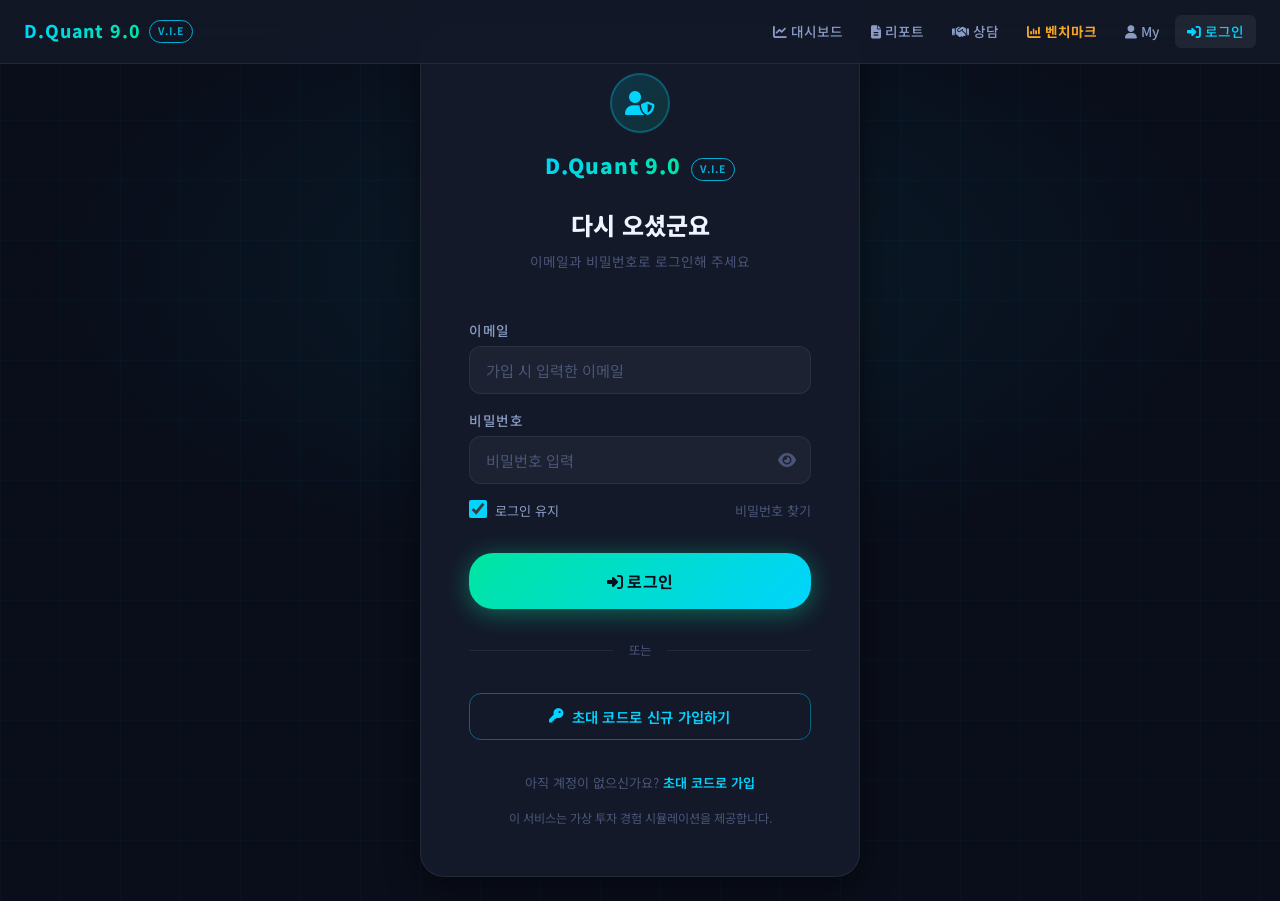
<file: mypage.html>
<!DOCTYPE html>
<html lang="ko">
<head>
  <meta charset="UTF-8">
  <meta name="viewport" content="width=device-width, initial-scale=1.0">
  <title>My Page — D.Quant 9.0 V.I.E</title>
  <meta name="description" content="D.Quant 9.0 V.I.E 마이페이지. 내 포트폴리오와 운용 현황을 확인하세요.">
  <meta property="og:type" content="website">
  <meta property="og:site_name" content="D.Quant 9.0 V.I.E">
  <meta property="og:title" content="마이페이지 — D.Quant 9.0 V.I.E">
  <meta property="og:description" content="나의 AI 알고리즘 투자 현황. 선택 포트폴리오, 누적 수익, 알림 설정을 관리하세요.">
  <meta property="og:image" content="images/og-image.jpg">
  <meta property="og:image:width" content="1200">
  <meta property="og:image:height" content="630">
  <meta name="twitter:card" content="summary_large_image">
  <meta name="twitter:image" content="images/og-image.jpg">
  <link rel="preconnect" href="https://fonts.googleapis.com">
  <link href="https://fonts.googleapis.com/css2?family=Noto+Sans+KR:wght@300;400;500;600;700;800&family=Inter:wght@400;500;600;700&display=swap" rel="stylesheet">
  <link rel="stylesheet" href="https://cdn.jsdelivr.net/npm/@fortawesome/fontawesome-free@6.5.1/css/all.min.css">
  <link rel="stylesheet" href="css/vie.css">
  <style>
    /* Profile card */
    .profile-card {
      background: linear-gradient(135deg, rgba(0,212,255,0.06), rgba(139,92,246,0.04));
      border: 1px solid rgba(0,212,255,0.15);
      border-radius: var(--radius-xl);
      padding: var(--space-2xl);
      margin-bottom: var(--space-xl);
      display: flex;
      align-items: center;
      gap: var(--space-xl);
    }
    .profile-avatar {
      width: 80px; height: 80px;
      border-radius: 50%;
      background: linear-gradient(135deg, var(--accent-blue), var(--accent-purple));
      display: flex;
      align-items: center;
      justify-content: center;
      font-size: 2rem;
      font-weight: 700;
      color: #fff;
      flex-shrink: 0;
      box-shadow: 0 0 24px rgba(0,212,255,0.3);
    }
    .profile-info h2 { font-size: 1.4rem; font-weight: 800; color: var(--text-primary); margin-bottom: 4px; }
    .profile-info p  { font-size: 0.85rem; color: var(--text-secondary); margin: 0; }
    .profile-badges  { display: flex; flex-wrap: wrap; gap: var(--space-xs); margin-top: var(--space-sm); }

    /* Settings sections */
    .settings-section {
      background: var(--bg-card);
      border: 1px solid var(--border-default);
      border-radius: var(--radius-lg);
      overflow: hidden;
      margin-bottom: var(--space-lg);
    }
    .settings-section-header {
      padding: var(--space-md) var(--space-lg);
      border-bottom: 1px solid var(--border-default);
      background: rgba(255,255,255,0.02);
    }
    .settings-section-title { font-size: 0.85rem; font-weight: 700; color: var(--text-secondary); letter-spacing: 0.06em; }

    .settings-row {
      display: flex;
      align-items: center;
      justify-content: space-between;
      padding: var(--space-md) var(--space-lg);
      border-bottom: 1px solid var(--border-default);
      transition: background var(--transition-fast);
    }
    .settings-row:last-child { border-bottom: none; }
    .settings-row:hover { background: rgba(255,255,255,0.02); }
    .settings-row-left { display: flex; align-items: center; gap: var(--space-md); }
    .settings-icon {
      width: 36px; height: 36px;
      border-radius: var(--radius-sm);
      display: flex; align-items: center; justify-content: center;
      font-size: 0.9rem;
      flex-shrink: 0;
    }
    .settings-row-info h5 { font-size: 0.9rem; font-weight: 600; color: var(--text-primary); margin-bottom: 2px; }
    .settings-row-info p  { font-size: 0.78rem; color: var(--text-muted); margin: 0; }

    /* Toggle switch */
    .toggle-switch {
      position: relative;
      width: 46px; height: 26px;
      flex-shrink: 0;
    }
    .toggle-switch input { opacity: 0; width: 0; height: 0; }
    .toggle-track {
      position: absolute;
      inset: 0;
      background: rgba(255,255,255,0.1);
      border-radius: var(--radius-full);
      border: 1px solid var(--border-default);
      cursor: pointer;
      transition: background var(--transition-base);
    }
    .toggle-track::after {
      content: '';
      position: absolute;
      top: 3px; left: 3px;
      width: 18px; height: 18px;
      border-radius: 50%;
      background: var(--text-muted);
      transition: all var(--transition-base);
    }
    .toggle-switch input:checked + .toggle-track {
      background: rgba(0, 229, 160, 0.3);
      border-color: var(--accent-green);
    }
    .toggle-switch input:checked + .toggle-track::after {
      transform: translateX(20px);
      background: var(--accent-green);
    }

    /* Portfolio chips */
    .pf-chip-row { display: flex; flex-wrap: wrap; gap: var(--space-sm); padding: var(--space-md) var(--space-lg); }
    .pf-chip {
      display: flex;
      align-items: center;
      gap: 6px;
      padding: 6px 14px;
      border-radius: var(--radius-full);
      font-size: 0.82rem;
      font-weight: 600;
      border: 1px solid;
    }
    .pf-chip.core     { background: rgba(74,144,226,0.12);  color: #4a90e2;  border-color: rgba(74,144,226,0.3); }
    .pf-chip.growth   { background: rgba(54,179,126,0.12);  color: #36b37e;  border-color: rgba(54,179,126,0.3); }
    .pf-chip.premium  { background: rgba(124,111,166,0.12); color: #9d91d9;  border-color: rgba(124,111,166,0.3); }
    .pf-chip.sa       { background: rgba(201,148,86,0.12);  color: #c99456;  border-color: rgba(201,148,86,0.3); }
    .pf-chip.sb       { background: rgba(224,92,92,0.12);   color: #e05c5c;  border-color: rgba(224,92,92,0.3); }

    /* Stats overview */
    .my-stats-grid { display: grid; grid-template-columns: repeat(3, 1fr); gap: var(--space-md); margin-bottom: var(--space-xl); }

    /* Danger zone */
    .danger-zone {
      background: rgba(244,63,94,0.04);
      border: 1px solid rgba(244,63,94,0.15);
      border-radius: var(--radius-lg);
      padding: var(--space-xl);
      margin-bottom: var(--space-xl);
    }

    /* ── Mypage Responsive ── */
    @media (max-width: 1024px) {
      .my-stats-grid { grid-template-columns: repeat(2, 1fr); }
    }
    @media (max-width: 768px) {
      .profile-card  { flex-direction: column; text-align: center; gap: var(--space-md); }
      .profile-avatar{ margin: 0 auto; }
      .profile-meta  { flex-direction: column; align-items: center; gap: 8px; }
      .my-stats-grid { grid-template-columns: 1fr 1fr; gap: 8px; }
      .pf-chips-row  { justify-content: center; }
      .danger-zone   { padding: var(--space-md); }
    }
    @media (max-width: 480px) {
      .my-stats-grid { grid-template-columns: 1fr; }
      .profile-card  { padding: var(--space-md); }
    }
  </style>
</head>
<body>
  <!-- Nav -->
  <nav class="vie-nav">
    <div class="vie-nav-inner">
      <div class="vie-nav-brand">
        <a href="index.html" style="display:flex;align-items:center;gap:8px;text-decoration:none">
          <span class="vie-nav-logo">D.Quant 9.0</span>
          <span class="vie-nav-badge">V.I.E</span>
        </a>
      </div>
      <div class="vie-nav-links">
        <a href="dashboard.html" class="vie-nav-link"><i class="fa-solid fa-chart-line"></i> 대시보드</a>
        <a href="reports.html"   class="vie-nav-link"><i class="fa-solid fa-file-lines"></i> 리포트</a>
        <a href="consult.html"   class="vie-nav-link"><i class="fa-solid fa-handshake"></i> 상담</a>
        <a href="benchmark.html" class="vie-nav-link benchmark"><i class="fa-solid fa-chart-column"></i> 벤치마크</a>
        <a href="mypage.html"    class="vie-nav-link active"><i class="fa-solid fa-user"></i> My</a>
        <a href="login.html"     class="vie-nav-link" id="nav-login-btn"><i class="fa-solid fa-right-to-bracket"></i> 로그인</a>
      </div>
      <div class="vie-nav-hamburger" onclick="vieNavToggle(this)" aria-label="메뉴">
        <span></span><span></span><span></span>
      </div>
    </div>
  </nav>
  <nav class="vie-nav-mobile" id="vie-nav-mobile">
    <a href="dashboard.html" class="vie-nav-link"><i class="fa-solid fa-chart-line"></i> 대시보드</a>
    <a href="reports.html"   class="vie-nav-link"><i class="fa-solid fa-file-lines"></i> 리포트</a>
    <a href="consult.html"   class="vie-nav-link"><i class="fa-solid fa-handshake"></i> 상담</a>
    <a href="benchmark.html" class="vie-nav-link benchmark"><i class="fa-solid fa-chart-column"></i> 벤치마크</a>
    <a href="mypage.html"    class="vie-nav-link active"><i class="fa-solid fa-user"></i> My</a>
    <a href="login.html"     class="vie-nav-link" id="nav-login-btn-m"><i class="fa-solid fa-right-to-bracket"></i> 로그인</a>
  </nav>

  <div class="page-wrapper">
    <div class="page-content" style="max-width:720px">

      <!-- Profile Card -->
      <div class="profile-card fade-in">
        <div class="profile-avatar" id="profile-initial">?</div>
        <div class="profile-info">
          <h2 id="my-name">—</h2>
          <p id="my-email">—</p>
          <p id="my-phone" style="margin-top:2px">—</p>
          <div class="profile-badges">
            <span class="status-badge active">
              <i class="fa-solid fa-circle" style="font-size:0.5rem"></i> 운용 중
            </span>
            <span class="tag blue" id="partner-badge">—</span>
            <span class="tag" id="signup-badge">—</span>
          </div>
        </div>
      </div>

      <!-- Stats -->
      <div class="my-stats-grid fade-in">
        <div class="kpi-card">
          <div class="kpi-label">운용 기간</div>
          <div class="kpi-value" id="stat-days">— 일</div>
          <div class="kpi-change neutral">가상 투자 경험</div>
        </div>
        <div class="kpi-card">
          <div class="kpi-label">누적 수익률</div>
          <div class="kpi-value text-green" id="stat-rate">—%</div>
          <div class="kpi-change up"><i class="fa-solid fa-caret-up"></i> 가상 기준</div>
        </div>
        <div class="kpi-card">
          <div class="kpi-label">수신 리포트</div>
          <div class="kpi-value" id="stat-reports">—</div>
          <div class="kpi-change neutral">전체 기록</div>
        </div>
      </div>

      <!-- Portfolio Section -->
      <div class="settings-section fade-in">
        <div class="settings-section-header">
          <div class="settings-section-title"><i class="fa-solid fa-briefcase" style="color:var(--accent-blue)"></i> 선택 포트폴리오</div>
        </div>
        <div class="pf-chip-row" id="my-portfolios">
          <!-- Populated by JS -->
        </div>
        <div style="padding:0 var(--space-lg) var(--space-md)">
          <div style="font-size:0.78rem;color:var(--text-muted)">
            포트폴리오는 가입 후 파트너 상담을 통해 변경 가능합니다.
          </div>
        </div>
      </div>

      <!-- Notifications Settings -->
      <div class="settings-section fade-in">
        <div class="settings-section-header" style="display:flex;align-items:center;justify-content:space-between">
          <div class="settings-section-title"><i class="fa-solid fa-bell" style="color:var(--accent-purple)"></i> 알림 설정</div>
          <a href="setup-guide.html" style="font-size:0.72rem;color:var(--accent-blue);text-decoration:none"><i class="fa-solid fa-circle-question"></i> 설정 가이드</a>
        </div>
        <div class="settings-row">
          <div class="settings-row-left">
            <div class="settings-icon" style="background:rgba(0,212,255,0.1);color:var(--accent-blue)">
              <i class="fa-solid fa-envelope"></i>
            </div>
            <div class="settings-row-info">
              <h5>이메일 알림</h5>
              <p>3일 주기 성과 리포트, 월간 정산 안내</p>
            </div>
          </div>
          <label class="toggle-switch">
            <input type="checkbox" id="toggle-email" onchange="saveSetting('email_notify', this.checked)">
            <div class="toggle-track"></div>
          </label>
        </div>

        <!-- 카카오 알림톡 동의 + 전화번호 입력 -->
        <div class="settings-row" style="flex-direction:column;align-items:stretch;gap:0;padding-bottom:0">
          <div style="display:flex;align-items:center;justify-content:space-between;padding-bottom:var(--space-md)">
            <div class="settings-row-left">
              <div class="settings-icon" style="background:rgba(254,229,0,0.1);color:#fee500">
                <i class="fa-solid fa-comment"></i>
              </div>
              <div class="settings-row-info">
                <h5>카카오 알림톡 수신 동의</h5>
                <p>성과 리포트·정산 안내를 카카오톡으로 받기</p>
              </div>
            </div>
            <label class="toggle-switch">
              <input type="checkbox" id="toggle-kakao" onchange="onKakaoToggle(this.checked)">
              <div class="toggle-track"></div>
            </label>
          </div>
          <!-- 전화번호 입력 (카카오 ON 시 표시) -->
          <div id="kakao-phone-section" style="display:none;border-top:1px solid var(--border-default);padding:var(--space-md) 0 var(--space-md)">
            <div style="background:rgba(254,229,0,0.04);border:1px solid rgba(254,229,0,0.15);border-radius:var(--radius-md);padding:var(--space-md);margin-bottom:var(--space-md)">
              <p style="font-size:0.78rem;color:var(--text-secondary);margin:0;line-height:1.5">
                <i class="fa-solid fa-circle-info" style="color:#fee500"></i>
                카카오 알림톡은 <strong>등록된 전화번호</strong>로 발송됩니다. 정확한 번호를 입력해 주세요.
              </p>
            </div>
            <div style="display:flex;gap:var(--space-sm);align-items:center">
              <input type="tel" id="kakao-phone-input"
                style="flex:1;background:rgba(255,255,255,0.04);border:1px solid var(--border-default);border-radius:var(--radius-md);padding:var(--space-sm) var(--space-md);color:var(--text-primary);font-family:var(--font-ko);font-size:0.88rem"
                placeholder="010-1234-5678"
                maxlength="13"
                oninput="formatPhoneInput(this)">
              <button class="btn btn-sm" style="background:#fee500;color:#000;font-weight:700;flex-shrink:0" onclick="saveKakaoPhone()">
                <i class="fa-solid fa-floppy-disk"></i> 저장
              </button>
            </div>
            <div id="phone-save-status" style="font-size:0.75rem;color:var(--text-muted);margin-top:var(--space-xs)"></div>
          </div>
        </div>
        <div class="settings-row">
          <div class="settings-row-left">
            <div class="settings-icon" style="background:rgba(0,229,160,0.1);color:var(--accent-green)">
              <i class="fa-solid fa-chart-bar"></i>
            </div>
            <div class="settings-row-info">
              <h5>성과 업데이트 알림</h5>
              <p>대시보드 인앱 알림</p>
            </div>
          </div>
          <label class="toggle-switch">
            <input type="checkbox" id="toggle-inapp" checked onchange="saveSetting('inapp_notify', this.checked)">
            <div class="toggle-track"></div>
          </label>
        </div>
      </div>

      <!-- Account Settings -->
      <div class="settings-section fade-in">
        <div class="settings-section-header">
          <div class="settings-section-title"><i class="fa-solid fa-user-gear" style="color:var(--accent-gold)"></i> 계정 설정</div>
        </div>
        <div class="settings-row" onclick="VieToast.info('파트너에게 문의해 주세요.')">
          <div class="settings-row-left">
            <div class="settings-icon" style="background:rgba(245,158,11,0.1);color:var(--accent-gold)">
              <i class="fa-solid fa-key"></i>
            </div>
            <div class="settings-row-info">
              <h5>비밀번호 변경</h5>
              <p>계정 보안을 위해 주기적으로 변경해 주세요</p>
            </div>
          </div>
          <i class="fa-solid fa-chevron-right" style="color:var(--text-muted);font-size:0.8rem"></i>
        </div>
        <div class="settings-row">
          <div class="settings-row-left">
            <div class="settings-icon" style="background:rgba(0,212,255,0.1);color:var(--accent-blue)">
              <i class="fa-solid fa-handshake"></i>
            </div>
            <div class="settings-row-info">
              <h5>연결된 파트너</h5>
              <p id="connected-partner">—</p>
            </div>
          </div>
          <button class="btn btn-ghost btn-sm" onclick="window.location.href='consult.html'">
            상담 신청
          </button>
        </div>
        <div class="settings-row" onclick="window.open('#','_blank')">
          <div class="settings-row-left">
            <div class="settings-icon" style="background:rgba(139,92,246,0.1);color:var(--accent-purple)">
              <i class="fa-solid fa-file-contract"></i>
            </div>
            <div class="settings-row-info">
              <h5>이용약관</h5>
              <p>서비스 이용 규정 확인</p>
            </div>
          </div>
          <i class="fa-solid fa-chevron-right" style="color:var(--text-muted);font-size:0.8rem"></i>
        </div>
        <div class="settings-row" onclick="window.open('#','_blank')">
          <div class="settings-row-left">
            <div class="settings-icon" style="background:rgba(139,92,246,0.1);color:var(--accent-purple)">
              <i class="fa-solid fa-shield"></i>
            </div>
            <div class="settings-row-info">
              <h5>개인정보처리방침</h5>
              <p>개인정보 수집·이용·보관 규정</p>
            </div>
          </div>
          <i class="fa-solid fa-chevron-right" style="color:var(--text-muted);font-size:0.8rem"></i>
        </div>
      </div>

      <!-- App Info -->
      <div class="settings-section fade-in">
        <div class="settings-section-header">
          <div class="settings-section-title"><i class="fa-solid fa-circle-info" style="color:var(--text-muted)"></i> 앱 정보</div>
        </div>
        <div class="settings-row">
          <div class="settings-row-left">
            <div class="settings-row-info">
              <h5>서비스 버전</h5>
            </div>
          </div>
          <span style="font-size:0.82rem;color:var(--text-muted)">D.Quant 9.0 V.I.E v1.0.0</span>
        </div>
        <div class="settings-row">
          <div class="settings-row-left">
            <div class="settings-row-info">
              <h5>서비스 유형</h5>
            </div>
          </div>
          <span class="tag">가상 투자 경험 시뮬레이션</span>
        </div>
        <div class="settings-row">
          <div class="settings-row-left">
            <div class="settings-row-info">
              <h5>©</h5>
            </div>
          </div>
          <span style="font-size:0.78rem;color:var(--text-muted)">2026 D.Quant Nine</span>
        </div>
      </div>

      <!-- Credentials Change Section -->
      <div class="settings-section fade-in" id="credentials-section">
        <div class="settings-section-header" style="display:flex;align-items:center;justify-content:space-between">
          <div class="settings-section-title"><i class="fa-solid fa-lock" style="color:var(--accent-blue)"></i> 이메일 · 비밀번호 변경</div>
          <button class="btn btn-ghost btn-sm" onclick="toggleCredForm()" id="cred-toggle-btn" style="font-size:0.75rem">
            <i class="fa-solid fa-pen"></i> 변경하기
          </button>
        </div>
        <!-- 변경 폼 (기본 숨김) -->
        <div id="cred-form" style="display:none; padding: var(--space-lg)">
          <div style="display:grid;grid-template-columns:1fr 1fr;gap:12px;margin-bottom:14px">
            <div>
              <label style="display:block;font-size:0.72rem;font-weight:700;color:var(--text-muted);margin-bottom:6px;letter-spacing:0.04em">새 이메일 주소</label>
              <input id="cred-new-email" type="email" placeholder="변경 시에만 입력"
                style="width:100%;background:var(--bg-primary);border:1px solid var(--border-default);
                border-radius:var(--radius-md);padding:9px 13px;color:var(--text-primary);
                font-size:0.85rem;font-family:inherit;transition:border-color 0.2s;box-sizing:border-box"
                onfocus="this.style.borderColor='var(--accent-blue)'"
                onblur="this.style.borderColor='var(--border-default)'">
            </div>
            <div>
              <label style="display:block;font-size:0.72rem;font-weight:700;color:var(--text-muted);margin-bottom:6px;letter-spacing:0.04em">현재 비밀번호 확인 <span style="color:var(--accent-red)">*</span></label>
              <input id="cred-cur-pw" type="password" placeholder="현재 비밀번호"
                style="width:100%;background:var(--bg-primary);border:1px solid var(--border-default);
                border-radius:var(--radius-md);padding:9px 13px;color:var(--text-primary);
                font-size:0.85rem;font-family:inherit;transition:border-color 0.2s;box-sizing:border-box"
                onfocus="this.style.borderColor='var(--accent-blue)'"
                onblur="this.style.borderColor='var(--border-default)'">
            </div>
            <div>
              <label style="display:block;font-size:0.72rem;font-weight:700;color:var(--text-muted);margin-bottom:6px;letter-spacing:0.04em">새 비밀번호</label>
              <input id="cred-new-pw" type="password" placeholder="변경 시에만 입력"
                style="width:100%;background:var(--bg-primary);border:1px solid var(--border-default);
                border-radius:var(--radius-md);padding:9px 13px;color:var(--text-primary);
                font-size:0.85rem;font-family:inherit;transition:border-color 0.2s;box-sizing:border-box"
                onfocus="this.style.borderColor='var(--accent-blue)'"
                onblur="this.style.borderColor='var(--border-default)'">
            </div>
            <div>
              <label style="display:block;font-size:0.72rem;font-weight:700;color:var(--text-muted);margin-bottom:6px;letter-spacing:0.04em">새 비밀번호 확인</label>
              <input id="cred-new-pw2" type="password" placeholder="새 비밀번호 재입력"
                style="width:100%;background:var(--bg-primary);border:1px solid var(--border-default);
                border-radius:var(--radius-md);padding:9px 13px;color:var(--text-primary);
                font-size:0.85rem;font-family:inherit;transition:border-color 0.2s;box-sizing:border-box"
                onfocus="this.style.borderColor='var(--accent-blue)'"
                onblur="this.style.borderColor='var(--border-default)'">
            </div>
          </div>
          <!-- 메시지 -->
          <div id="cred-msg" style="display:none;font-size:0.8rem;padding:8px 12px;border-radius:var(--radius-sm);margin-bottom:12px"></div>
          <div style="display:flex;gap:8px;flex-wrap:wrap">
            <button class="btn btn-primary btn-sm" onclick="saveCredentials()">
              <i class="fa-solid fa-floppy-disk"></i> 저장
            </button>
            <button class="btn btn-ghost btn-sm" onclick="toggleCredForm()">
              취소
            </button>
          </div>
        </div>
        <!-- 현재 이메일 (폼 닫힌 상태) -->
        <div id="cred-display" style="padding:var(--space-md) var(--space-lg)">
          <div style="display:flex;align-items:center;gap:10px">
            <div style="width:32px;height:32px;border-radius:var(--radius-sm);background:rgba(0,212,255,0.1);color:var(--accent-blue);display:flex;align-items:center;justify-content:center;font-size:0.85rem;flex-shrink:0">
              <i class="fa-solid fa-envelope"></i>
            </div>
            <div>
              <div style="font-size:0.88rem;font-weight:600;color:var(--text-primary)" id="cred-email-display">—</div>
              <div style="font-size:0.72rem;color:var(--text-muted)">현재 로그인 이메일</div>
            </div>
          </div>
        </div>
      </div>

      <!-- Danger Zone -->
      <div class="danger-zone fade-in">
        <div style="font-size:0.85rem;font-weight:700;color:var(--accent-red);margin-bottom:var(--space-md)">
          <i class="fa-solid fa-triangle-exclamation"></i> 계정 관리
        </div>
        <p style="font-size:0.82rem;margin-bottom:var(--space-lg)">
          로그아웃하면 대시보드와 리포트에 접근할 수 없습니다. 다시 로그인하려면 초대 코드가 필요합니다.
        </p>
        <div style="display:flex;flex-wrap:wrap;gap:var(--space-sm)">
          <button class="btn btn-ghost btn-sm" onclick="confirmLogout()" style="border-color:rgba(244,63,94,0.3);color:var(--accent-red)">
            <i class="fa-solid fa-right-from-bracket"></i> 로그아웃
          </button>
          <button class="btn btn-ghost btn-sm" onclick="confirmWithdrawal()" style="border-color:rgba(244,63,94,0.5);color:#ff4d6d;background:rgba(244,63,94,0.06)">
            <i class="fa-solid fa-user-slash"></i> 회원탈퇴
          </button>
        </div>

        <!-- 탈퇴 안내 -->  
        <div style="margin-top:var(--space-lg);padding:12px 16px;background:rgba(244,63,94,0.05);border:1px solid rgba(244,63,94,0.15);border-radius:10px;font-size:0.78rem;color:rgba(255,255,255,0.5);line-height:1.7">
          <div style="font-size:0.8rem;font-weight:700;color:rgba(244,63,94,0.8);margin-bottom:6px">
            <i class="fa-solid fa-circle-info" style="margin-right:5px"></i>탈퇴 시 삭제되는 정보
          </div>
          <ul style="margin:0;padding-left:16px">
            <li>회원가입 등록 정보 (성명, 이메일, 연락정보 등)</li>
            <li>모의 투자 시뮬레이션 결과 전체</li>
            <li>AI 분석 보안서 및 리포트 데이터</li>
          </ul>
          <div style="margin-top:8px;color:rgba(244,63,94,0.7);font-weight:600">⚠️ 탈퇴 후에는 데이터를 복구할 수 없습니다.</div>
        </div>
      </div>

      <!-- CTA Banner -->
      <div style="background:linear-gradient(135deg,rgba(0,229,160,0.06),rgba(0,212,255,0.04));border:1px solid rgba(0,212,255,0.15);border-radius:var(--radius-xl);padding:var(--space-xl);text-align:center;margin-bottom:var(--space-xl)">
        <div style="font-size:0.88rem;color:var(--text-secondary);margin-bottom:var(--space-md)">
          가상 투자 경험을 바탕으로 실제 운용 구조를 안내받아 보세요.
        </div>
        <button class="btn btn-cta" onclick="window.location.href='consult.html'">
          <i class="fa-solid fa-handshake"></i> 밸류앤코어스와 실제 투자 상담하기
        </button>
      </div>

      <div style="height:80px"></div>
    </div>
  </div>

  <!-- Bottom Nav -->
  <nav class="bottom-nav">
    <div class="bottom-nav-items">
      <div class="bottom-nav-item" data-page="dashboard" data-href="dashboard.html"><i class="fa-solid fa-chart-line"></i><span>대시보드</span></div>
      <div class="bottom-nav-item" data-page="reports" data-href="reports.html"><i class="fa-solid fa-file-lines"></i><span>리포트</span></div>
      <div class="bottom-nav-item" data-page="consult" data-href="consult.html"><i class="fa-solid fa-handshake"></i><span>상담</span></div>
      <div class="bottom-nav-item active" data-page="mypage" data-href="mypage.html"><i class="fa-solid fa-user"></i><span>My</span></div>
    </div>
  </nav>

  <!-- Logout confirm modal -->
  <div class="modal-overlay" id="logout-modal" onclick="if(event.target===this)closeLogoutModal()">
    <div class="modal-box" style="max-width:380px">
      <div class="modal-header">
        <h3 style="font-size:1.1rem">로그아웃 확인</h3>
        <button class="modal-close" onclick="closeLogoutModal()"><i class="fa-solid fa-xmark"></i></button>
      </div>
      <p style="margin-bottom:var(--space-xl)">로그아웃하시겠습니까? 현재 진행 중인 가상 투자 데이터는 유지됩니다.</p>
      <div style="display:flex;gap:var(--space-sm)">
        <button class="btn btn-ghost btn-full" onclick="closeLogoutModal()">취소</button>
        <button class="btn btn-full" style="background:var(--accent-red);color:#fff" onclick="VieAuth.logout()">
          로그아웃
        </button>
      </div>
    </div>
  </div>

  <!-- 회원탈퇴 확인 모달 -->
  <div class="modal-overlay" id="withdrawal-modal" onclick="if(event.target===this)closeWithdrawalModal()">
    <div class="modal-box" style="max-width:420px">
      <div class="modal-header">
        <h3 style="font-size:1.1rem;color:#ff4d6d"><i class="fa-solid fa-user-slash" style="margin-right:6px"></i>회원탈퇴 확인</h3>
        <button class="modal-close" onclick="closeWithdrawalModal()"><i class="fa-solid fa-xmark"></i></button>
      </div>

      <!-- 삭제 정보 안내 -->
      <div style="margin-bottom:var(--space-lg);padding:14px 16px;background:rgba(244,63,94,0.06);border:1px solid rgba(244,63,94,0.2);border-radius:10px">
        <div style="font-size:0.82rem;font-weight:700;color:#ff4d6d;margin-bottom:10px">
          <i class="fa-solid fa-circle-exclamation" style="margin-right:5px"></i>탈퇴 시 아래 정보가 모두 영구 삭제됩니다
        </div>
        <ul style="margin:0;padding-left:18px;font-size:0.8rem;color:rgba(255,255,255,0.6);line-height:2">
          <li>회원가입 등록 정보 (성명, 이메일, 연락정보 등)</li>
          <li>모의 투자 시뮬레이션 결과 전체</li>
          <li>AI 분석 보안서 및 리포트 데이터</li>
        </ul>
      </div>

      <p style="font-size:0.85rem;margin-bottom:var(--space-md);color:rgba(255,255,255,0.7)">탈퇴하시겠습니까? <strong style="color:#ff4d6d">탈퇴 후에는 데이터를 복구할 수 없습니다.</strong></p>

      <!-- 확인 체크박스 -->
      <div style="margin-bottom:var(--space-lg);display:flex;align-items:flex-start;gap:10px">
        <input type="checkbox" id="withdrawal-agree" style="margin-top:3px;width:16px;height:16px;accent-color:#ff4d6d;flex-shrink:0">
        <label for="withdrawal-agree" style="font-size:0.82rem;color:rgba(255,255,255,0.55);cursor:pointer;line-height:1.5">위 내용을 확인하였으며, 모든 데이터의 영구 삭제에 동의합니다.</label>
      </div>

      <div style="display:flex;gap:var(--space-sm)">
        <button class="btn btn-ghost btn-full" onclick="closeWithdrawalModal()">취소</button>
        <button class="btn btn-full" id="withdrawal-confirm-btn"
          style="background:rgba(244,63,94,0.15);color:#ff4d6d;border:1px solid rgba(244,63,94,0.4);opacity:0.5;cursor:not-allowed"
          onclick="executeWithdrawal()" disabled>
          <i class="fa-solid fa-user-slash"></i> 탈퇴 확정
        </button>
      </div>
    </div>
  </div>

  <div class="toast-container"></div>

  <script src="js/vie-app.js"></script>
  <script>
    if (!VieAuth.isLoggedIn()) { window.location.href = 'login.html'; throw new Error('Not authenticated'); }
    const user = VieAuth.getUser() || {};
    const portfolios = user.selected_portfolios || ['Growth'];

    /* ---- Profile ---- */
    const name = user?.name || '사용자';
    document.getElementById('profile-initial').textContent = name.charAt(0);
    document.getElementById('my-name').textContent   = name;
    document.getElementById('my-email').textContent  = user?.email  || '—';
    document.getElementById('my-phone').textContent  = user?.phone  || '—';
    document.getElementById('partner-badge').textContent = (user?.partner_name || '밸류앤코어스') + ' 초대';
    document.getElementById('connected-partner').textContent = user?.partner_name || '밸류앤코어스';

    const signupDate = user?.signup_date || new Date().toISOString();
    document.getElementById('signup-badge').textContent = VieFmt.date(signupDate) + ' 가입';

    /* ---- Stats ---- */
    const daysSince = VieSimulator.daysSince(signupDate);
    document.getElementById('stat-days').textContent = daysSince + ' 일';

    let totalPrincipal = 0, totalProfit = 0;
    portfolios.forEach(t => {
      const pf = VIE_CONFIG.PORTFOLIOS[t];
      if (pf) { totalPrincipal += pf.principal; totalProfit += VieSimulator.profitAfterDays(pf.principal, pf.rate, daysSince); }
    });
    const rate = totalPrincipal > 0 ? (totalProfit / totalPrincipal) * 100 : 0;
    document.getElementById('stat-rate').textContent = '+' + rate.toFixed(2) + '%';

    // Report count (mock)
    const reportCount = Math.floor(daysSince / 3) + 1;
    document.getElementById('stat-reports').textContent = reportCount;

    /* ---- Portfolio Chips ---- */
    const chipClasses = { Core:'core', Growth:'growth', Premium:'premium', 'Strategy A':'sa', 'Strategy B':'sb' };
    const algoIcons   = { 'D-Grouping':'fa-shield-halved', 'D-Grid':'fa-table-cells', 'D-Hybrid':'fa-circle-nodes' };
    document.getElementById('my-portfolios').innerHTML = portfolios.map(t => {
      const pf = VIE_CONFIG.PORTFOLIOS[t];
      const cls = chipClasses[t] || 'core';
      const icon = algoIcons[pf?.algo || 'D-Grouping'];
      return `
        <div class="pf-chip ${cls}">
          <i class="fa-solid ${icon}"></i>
          ${t} · ${pf ? VieFmt.manwon(pf.principal) : ''} · +${pf ? (pf.rate * 100).toFixed(1) : '—'}%
        </div>
      `;
    }).join('');

    /* ---- Notification Toggles ---- */
    document.getElementById('toggle-email').checked = user?.email_notify ?? true;
    const kakaoOn = user?.kakao_notify ?? false;
    document.getElementById('toggle-kakao').checked = kakaoOn;
    if (kakaoOn) showKakaoPhoneSection();

    // 저장된 전화번호 표시
    if (user?.phone) {
      const phoneInput = document.getElementById('kakao-phone-input');
      if (phoneInput) phoneInput.value = formatPhone(user.phone);
      document.getElementById('phone-save-status').textContent = '현재 저장된 번호: ' + maskPhone(user.phone);
    }

    // 이메일 표시 초기화
    const credEmailDisp = document.getElementById('cred-email-display');
    if (credEmailDisp) credEmailDisp.textContent = user?.email || '—';

    /* ---- 이메일/비밀번호 변경 ---- */
    function toggleCredForm() {
      const form = document.getElementById('cred-form');
      const disp = document.getElementById('cred-display');
      const btn  = document.getElementById('cred-toggle-btn');
      const isOpen = form.style.display !== 'none';
      form.style.display = isOpen ? 'none' : 'block';
      disp.style.display = isOpen ? '' : 'none';
      btn.innerHTML = isOpen ? '<i class="fa-solid fa-pen"></i> 변경하기' : '<i class="fa-solid fa-xmark"></i> 닫기';
      if (isOpen) {
        // 폼 닫을 때 초기화
        ['cred-new-email','cred-cur-pw','cred-new-pw','cred-new-pw2'].forEach(id => {
          const el = document.getElementById(id); if (el) el.value = '';
        });
        const msg = document.getElementById('cred-msg');
        if (msg) msg.style.display = 'none';
      }
    }

    function showCredMsg(txt, type) {
      const msg = document.getElementById('cred-msg');
      if (!msg) return;
      msg.textContent = txt;
      msg.style.display = 'block';
      msg.style.background = type === 'error'
        ? 'rgba(244,63,94,0.12)' : 'rgba(0,229,160,0.12)';
      msg.style.color  = type === 'error' ? '#f43f5e' : '#00e5a0';
      msg.style.border = `1px solid ${type === 'error' ? 'rgba(244,63,94,0.3)' : 'rgba(0,229,160,0.3)'}`;
    }

    function saveCredentials() {
      const curPw   = document.getElementById('cred-cur-pw').value;
      const newEmail= document.getElementById('cred-new-email').value.trim();
      const newPw   = document.getElementById('cred-new-pw').value;
      const newPw2  = document.getElementById('cred-new-pw2').value;
      const cur     = VieAuth.getUser();

      if (!curPw) { showCredMsg('현재 비밀번호를 입력해주세요.', 'error'); return; }
      if (curPw !== (cur.password || '')) { showCredMsg('현재 비밀번호가 일치하지 않습니다.', 'error'); return; }
      if (!newEmail && !newPw) { showCredMsg('변경할 이메일 또는 비밀번호를 입력해주세요.', 'error'); return; }
      if (newEmail && !/^[^@]+@[^@]+\.[^@]+$/.test(newEmail)) { showCredMsg('이메일 형식이 올바르지 않습니다.', 'error'); return; }
      if (newPw && newPw.length < 6) { showCredMsg('비밀번호는 6자 이상이어야 합니다.', 'error'); return; }
      if (newPw && newPw !== newPw2) { showCredMsg('새 비밀번호가 일치하지 않습니다.', 'error'); return; }

      const result = VieAuth.updateCredentials({
        newEmail: newEmail || undefined,
        newPassword: newPw || undefined
      });

      if (result.success) {
        showCredMsg('변경이 완료되었습니다!', 'success');
        if (newEmail) {
          document.getElementById('my-email').textContent = newEmail;
          document.getElementById('cred-email-display').textContent = newEmail;
        }
        setTimeout(() => toggleCredForm(), 1600);
        VieToast.success('이메일/비밀번호가 변경되었습니다.');
      } else {
        const msgs = { no_change:'변경된 내용이 없습니다.', not_logged_in:'로그인이 필요합니다.' };
        showCredMsg(msgs[result.reason] || '변경에 실패했습니다.', 'error');
      }
    }

    function saveSetting(key, value) {
      const updated = { ...user, [key]: value };
      VieAuth.setUser(updated);
      try { VieAPI.patch(VIE_CONFIG.TABLES.USERS, user.id, { [key]: value }); } catch(e) {}
      VieToast.success('설정이 저장되었습니다.');
    }

    function onKakaoToggle(checked) {
      saveSetting('kakao_notify', checked);
      if (checked) {
        showKakaoPhoneSection();
        if (!user?.phone) VieToast.info('카카오 알림톡 수신을 위해 전화번호를 등록해 주세요.');
      } else {
        document.getElementById('kakao-phone-section').style.display = 'none';
      }
    }

    function showKakaoPhoneSection() {
      document.getElementById('kakao-phone-section').style.display = '';
    }

    function formatPhoneInput(input) {
      let v = input.value.replace(/[^0-9]/g, '');
      if (v.length > 11) v = v.slice(0, 11);
      if (v.length >= 8) v = v.slice(0,3) + '-' + v.slice(3,7) + '-' + v.slice(7);
      else if (v.length >= 4) v = v.slice(0,3) + '-' + v.slice(3);
      input.value = v;
    }

    function formatPhone(p) {
      const v = (p||'').replace(/[^0-9]/g,'');
      if (v.length === 11) return v.slice(0,3)+'-'+v.slice(3,7)+'-'+v.slice(7);
      return p;
    }

    function maskPhone(p) {
      const c = (p||'').replace(/[^0-9]/g,'');
      return c.length >= 8 ? c.slice(0,3)+'-****-'+c.slice(-4) : p;
    }

    async function saveKakaoPhone() {
      const raw   = document.getElementById('kakao-phone-input').value.replace(/[^0-9]/g,'');
      if (raw.length < 10 || raw.length > 11) {
        VieToast.error('올바른 전화번호를 입력해 주세요. (010-xxxx-xxxx)'); return;
      }
      const updated = { ...user, phone: raw, kakao_notify: true };
      VieAuth.setUser(updated);
      try {
        if (user.id) await VieAPI.patch(VIE_CONFIG.TABLES.USERS, user.id, { phone: raw, kakao_notify: true });
      } catch(e) {}
      document.getElementById('phone-save-status').textContent = '저장 완료: ' + maskPhone(raw);
      document.getElementById('phone-save-status').style.color = 'var(--accent-green)';
      VieToast.success('전화번호가 저장되었습니다. 카카오 알림톡이 활성화됩니다.');
    }

    /* ---- Logout ---- */
    function confirmLogout() {
      document.getElementById('logout-modal').classList.add('open');
    }
    function closeLogoutModal() {
      document.getElementById('logout-modal').classList.remove('open');
    }

    /* ---- Withdrawal (회원탈퇴) ---- */
    function confirmWithdrawal() {
      // 모달 열기 전 체크박스 취소 및 확정버튼 비활성화
      const agreeBox = document.getElementById('withdrawal-agree');
      const confirmBtn = document.getElementById('withdrawal-confirm-btn');
      if (agreeBox) agreeBox.checked = false;
      if (confirmBtn) {
        confirmBtn.disabled = true;
        confirmBtn.style.opacity = '0.5';
        confirmBtn.style.cursor = 'not-allowed';
      }
      document.getElementById('withdrawal-modal').classList.add('open');
    }
    function closeWithdrawalModal() {
      document.getElementById('withdrawal-modal').classList.remove('open');
    }

    // 코동의 체크 시 탈퇴 확정 버튼 활성화
    document.getElementById('withdrawal-agree').addEventListener('change', function() {
      const btn = document.getElementById('withdrawal-confirm-btn');
      if (this.checked) {
        btn.disabled = false;
        btn.style.opacity = '1';
        btn.style.cursor = 'pointer';
        btn.style.background = 'rgba(244,63,94,0.25)';
      } else {
        btn.disabled = true;
        btn.style.opacity = '0.5';
        btn.style.cursor = 'not-allowed';
        btn.style.background = 'rgba(244,63,94,0.15)';
      }
    });

    async function executeWithdrawal() {
      const agreeBox = document.getElementById('withdrawal-agree');
      if (!agreeBox || !agreeBox.checked) {
        VieToast.error('탈퇴 동의에 체크해 주세요.');
        return;
      }
      const btn = document.getElementById('withdrawal-confirm-btn');
      btn.disabled = true;
      btn.innerHTML = '<i class="fa-solid fa-spinner fa-spin"></i> 처리 중...';
      try {
        // 서버 API를 통한 회원 데이터 삭제 (구현된 경우)
        if (user?.id) {
          await VieAPI.delete(VIE_CONFIG.TABLES.USERS, user.id).catch(() => {});
        }
        // 로컬 스토리지 전체 삭제
        Object.keys(localStorage).forEach(key => {
          if (key.startsWith('vie_') || key.startsWith('dquant_')) {
            localStorage.removeItem(key);
          }
        });
        localStorage.clear(); // 전체 삭제 (토큰, 유저 데이터 등)
        VieToast.success('탈퇴가 완료되었습니다. 이용해 주셔서 감사합니다.');
        setTimeout(() => { window.location.href = 'index.html'; }, 1500);
      } catch(e) {
        VieToast.error('탈퇴 중 오류가 발생하였습니다. 다시 시도해 주세요.');
        btn.disabled = false;
        btn.innerHTML = '<i class="fa-solid fa-user-slash"></i> 탈퇴 확정';
      }
    }
  </script>

  <!-- ── ADMIN 플로팅 버튼 ── -->
  <div id="admin-fab" style="
    position:fixed; bottom:28px; right:28px; z-index:9000;
    display:none; flex-direction:column; align-items:flex-end; gap:8px;
  ">
    <a href="admin.html" style="
      display:flex; align-items:center; gap:8px;
      padding:10px 18px; border-radius:40px;
      background:linear-gradient(135deg,#00d4ff,#7c6fa6);
      color:#000d1a; font-weight:700; font-size:0.82rem;
      text-decoration:none; font-family:inherit;
      box-shadow:0 4px 20px rgba(0,212,255,0.4);
      transition:transform 0.2s,box-shadow 0.2s;
    " onmouseover="this.style.transform='scale(1.05)'" onmouseout="this.style.transform='scale(1)'">
      <i class="fa-solid fa-user-shield"></i> ADMIN
    </a>
  </div>
  <script>
    (function(){
      const u = typeof VieAuth !== 'undefined' ? VieAuth.getUser() : null;
      if (u && u.role === 'superadmin') {
        document.getElementById('admin-fab').style.display = 'flex';
      }
    })();
  </script>
</body>
</html>
</file>
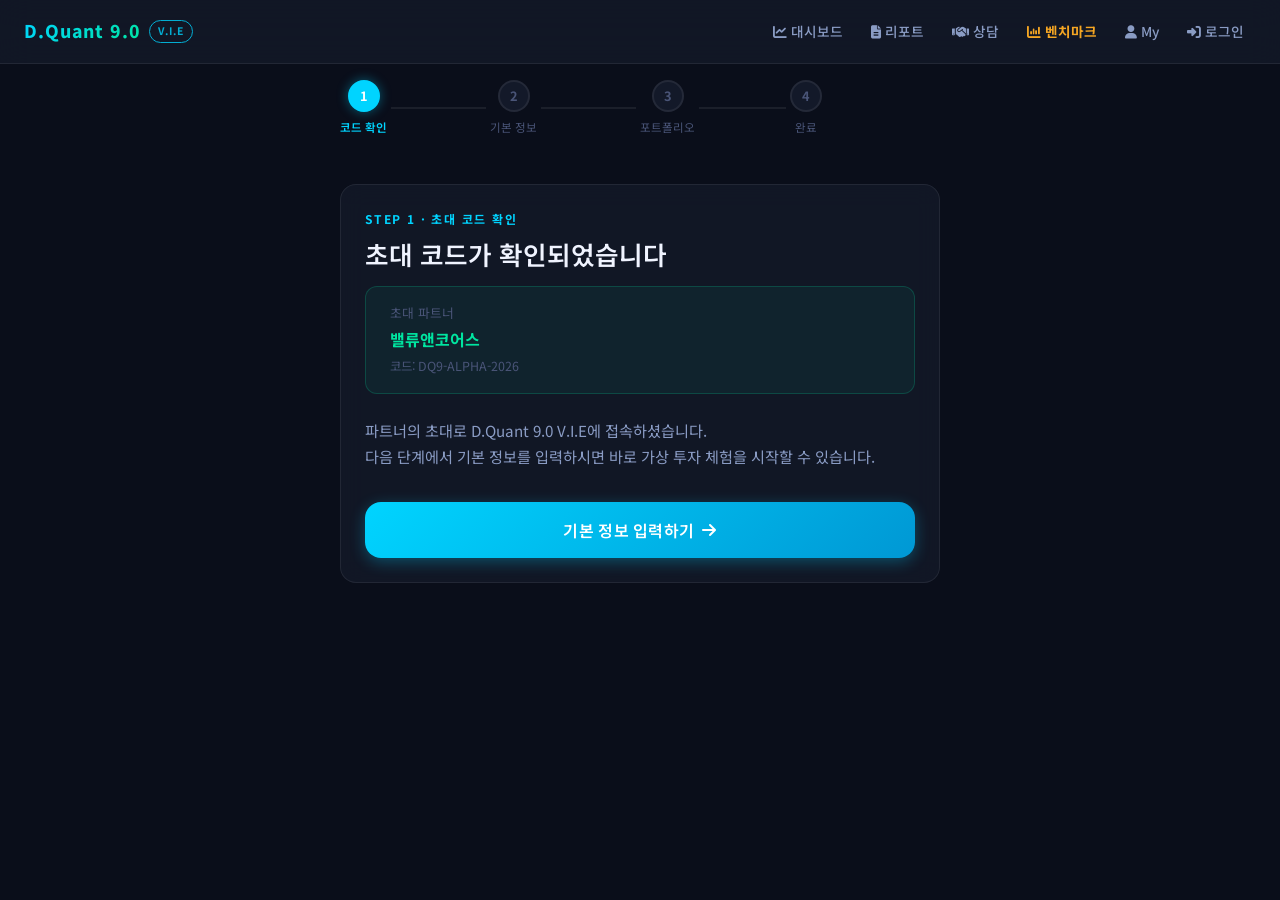
<file: onboarding.html>
<!DOCTYPE html>
<html lang="ko">
<head>
  <meta charset="UTF-8">
  <meta name="viewport" content="width=device-width, initial-scale=1.0">
  <title>회원가입 — D.Quant 9.0 V.I.E</title>
  <meta name="description" content="D.Quant 9.0 V.I.E 회원가입. 초대 코드로 AI 알고리즘 가상 투자 체험을 시작하세요.">
  <meta property="og:type" content="website">
  <meta property="og:site_name" content="D.Quant 9.0 V.I.E">
  <meta property="og:title" content="D.Quant 9.0 V.I.E — 변동성이 수익이 되는 24시간">
  <meta property="og:description" content="초대 코드로 시작하는 AI 알고리즘 가상 투자 체험. D-Grouping · D-Grid · D-Hybrid 전략을 직접 경험하세요.">
  <meta property="og:image" content="images/og-image.jpg">
  <meta property="og:image:width" content="1200">
  <meta property="og:image:height" content="630">
  <meta name="twitter:card" content="summary_large_image">
  <meta name="twitter:image" content="images/og-image.jpg">
  <link rel="preconnect" href="https://fonts.googleapis.com">
  <link href="https://fonts.googleapis.com/css2?family=Noto+Sans+KR:wght@300;400;500;600;700;800&family=Inter:wght@400;500;600;700&display=swap" rel="stylesheet">
  <link rel="stylesheet" href="https://cdn.jsdelivr.net/npm/@fortawesome/fontawesome-free@6.5.1/css/all.min.css">
  <link rel="stylesheet" href="css/vie.css">
  <style>
    /* Onboarding layout */
    .onboarding-wrapper {
      min-height: 100vh;
      display: flex;
      align-items: flex-start;
      justify-content: center;
      padding: 80px var(--space-lg) 40px;
    }
    .onboarding-card {
      width: 100%;
      max-width: 600px;
    }

    /* Step content panels */
    .step-panel {
      display: none;
      animation: fadeIn 0.4s ease;
    }
    .step-panel.active { display: block; }

    /* Portfolio Select Grid */
    .pf-select-grid {
      display: grid;
      grid-template-columns: repeat(2, 1fr);
      gap: var(--space-md);
    }

    .pf-select-card {
      background: var(--bg-card);
      border: 2px solid var(--border-default);
      border-radius: var(--radius-lg);
      padding: var(--space-lg);
      cursor: pointer;
      transition: all var(--transition-base);
      position: relative;
      overflow: hidden;
    }
    .pf-select-card::before {
      content: '';
      position: absolute;
      top: 0; left: 0; right: 0;
      height: 4px;
      border-radius: 4px 4px 0 0;
    }
    .pf-select-card.core::before     { background: var(--color-core); }
    .pf-select-card.growth::before   { background: var(--color-growth); }
    .pf-select-card.premium::before  { background: var(--color-premium); }
    .pf-select-card.strategy-a::before { background: var(--color-strategy-a); }
    .pf-select-card.strategy-b::before  { background: var(--color-strategy-b); }
    .pf-select-card.mixed4000::before    { background: linear-gradient(90deg, #4a90e2 0%, #36b37e 100%); }

    .pf-select-card:hover {
      transform: translateY(-2px);
      box-shadow: var(--shadow-md);
    }
    .pf-select-card.selected {
      border-color: var(--accent-blue);
      box-shadow: 0 0 0 1px var(--accent-blue), 0 0 20px rgba(0,212,255,0.15);
    }
    .pf-select-card.disabled {
      opacity: 0.45;
      cursor: not-allowed;
      transform: none !important;
    }

    /* Check icon overlay */
    .pf-check {
      position: absolute;
      top: var(--space-md);
      right: var(--space-md);
      width: 24px; height: 24px;
      border-radius: 50%;
      background: var(--accent-blue);
      display: flex;
      align-items: center;
      justify-content: center;
      font-size: 0.7rem;
      color: #fff;
      opacity: 0;
      transform: scale(0);
      transition: all var(--transition-base);
    }
    .pf-select-card.selected .pf-check {
      opacity: 1;
      transform: scale(1);
    }

    .pf-card-tier     { font-size: 0.75rem; font-weight: 700; letter-spacing: 0.1em; text-transform: uppercase; color: var(--text-muted); }
    .pf-card-amount   { font-size: 1.4rem; font-weight: 800; color: var(--text-primary); margin: 4px 0; }
    .pf-card-rate-row { display: flex; align-items: center; gap: var(--space-sm); flex-wrap: wrap; margin: 6px 0; }
    .pf-rate-badge    { font-size: 0.9rem; font-weight: 700; padding: 2px 10px; border-radius: var(--radius-full); }
    .pf-algo-tag      { font-size: 0.7rem; padding: 2px 8px; border-radius: var(--radius-full); font-weight: 600; }
    .pf-card-desc     { font-size: 0.78rem; color: var(--text-muted); margin-top: 8px; line-height: 1.5; }

    /* Selection summary */
    .selection-summary {
      background: rgba(0, 212, 255, 0.05);
      border: 1px solid rgba(0, 212, 255, 0.2);
      border-radius: var(--radius-lg);
      padding: var(--space-md) var(--space-lg);
      margin-top: var(--space-md);
      display: none;
    }
    .selection-summary.show { display: flex; align-items: center; justify-content: space-between; flex-wrap: wrap; gap: var(--space-sm); }
    .sel-left { font-size: 0.85rem; color: var(--text-secondary); }
    .sel-portfolios { display: flex; gap: var(--space-sm); flex-wrap: wrap; }
    .sel-badge {
      font-size: 0.78rem;
      font-weight: 600;
      padding: 4px 12px;
      border-radius: var(--radius-full);
      background: rgba(0, 212, 255, 0.12);
      color: var(--accent-blue);
      border: 1px solid rgba(0, 212, 255, 0.2);
    }

    /* Onboarding Complete */
    .complete-icon {
      width: 80px; height: 80px;
      border-radius: 50%;
      background: rgba(0, 229, 160, 0.12);
      border: 2px solid rgba(0, 229, 160, 0.3);
      display: flex;
      align-items: center;
      justify-content: center;
      font-size: 2rem;
      color: var(--accent-green);
      margin: 0 auto var(--space-xl);
      animation: pulseScale 1.5s ease-out;
    }
    @keyframes pulseScale {
      0%   { transform: scale(0); opacity: 0; }
      60%  { transform: scale(1.1); }
      100% { transform: scale(1); opacity: 1; }
    }

    .hixai-card {
      background: linear-gradient(135deg, rgba(0,212,255,0.06), rgba(139,92,246,0.06));
      border: 1px solid rgba(139,92,246,0.2);
      border-radius: var(--radius-lg);
      padding: var(--space-lg);
      margin-top: var(--space-lg);
    }
    .hixai-label {
      font-size: 0.7rem;
      font-weight: 700;
      letter-spacing: 0.12em;
      color: var(--accent-purple);
      margin-bottom: var(--space-sm);
    }
    .hixai-title { font-size: 0.95rem; font-weight: 700; color: var(--text-primary); margin-bottom: 6px; }
    .hixai-desc  { font-size: 0.82rem; color: var(--text-secondary); line-height: 1.6; }

    /* Algo description modal area */
    .algo-explain {
      background: var(--bg-card);
      border: 1px solid var(--border-default);
      border-radius: var(--radius-lg);
      padding: var(--space-lg);
      margin-top: var(--space-lg);
    }
    .algo-explain-row {
      display: flex;
      align-items: flex-start;
      gap: var(--space-md);
      padding: var(--space-md) 0;
      border-bottom: 1px solid var(--border-default);
    }
    .algo-explain-row:last-child { border-bottom: none; }
    .algo-explain-icon {
      width: 36px; height: 36px;
      border-radius: var(--radius-sm);
      display: flex;
      align-items: center;
      justify-content: center;
      font-size: 1rem;
      flex-shrink: 0;
    }
    .algo-explain-text h5 { font-size: 0.9rem; font-weight: 700; color: var(--text-primary); margin-bottom: 2px; }
    .algo-explain-text p  { font-size: 0.78rem; color: var(--text-secondary); line-height: 1.5; }

    /* ── Onboarding Responsive ── */
    @media (max-width: 768px) {
      .onboarding-content { padding: var(--space-xl) var(--space-md); }
      .pf-select-grid { grid-template-columns: 1fr 1fr; }
      .step-indicator { gap: var(--space-sm); }
      .step-dot-label { font-size: 0.62rem; }
      .invite-input-row { flex-direction: column; }
      .invite-input-row input  { border-radius: var(--radius-md) !important; }
      .invite-input-row button { border-radius: var(--radius-md) !important; width: 100%; }
    }
    @media (max-width: 520px) {
      .pf-select-grid { grid-template-columns: 1fr; }
      .onboarding-wrapper { padding-top: 76px; }
      .algo-explain { flex-direction: column; gap: 8px; }
      .step-actions { flex-direction: column; gap: 8px; }
      .step-actions .btn { width: 100%; justify-content: center; }
    }
  </style>
</head>
<body>
  <!-- Nav -->
  <nav class="vie-nav">
    <div class="vie-nav-inner">
      <div class="vie-nav-brand">
        <a href="index.html" style="display:flex;align-items:center;gap:8px;text-decoration:none">
          <span class="vie-nav-logo">D.Quant 9.0</span>
          <span class="vie-nav-badge">V.I.E</span>
        </a>
      </div>
      <div class="vie-nav-links">
        <a href="dashboard.html" class="vie-nav-link"><i class="fa-solid fa-chart-line"></i> 대시보드</a>
        <a href="reports.html"   class="vie-nav-link"><i class="fa-solid fa-file-lines"></i> 리포트</a>
        <a href="consult.html"   class="vie-nav-link"><i class="fa-solid fa-handshake"></i> 상담</a>
        <a href="benchmark.html" class="vie-nav-link benchmark"><i class="fa-solid fa-chart-column"></i> 벤치마크</a>
        <a href="mypage.html"    class="vie-nav-link"><i class="fa-solid fa-user"></i> My</a>
        <a href="login.html"     class="vie-nav-link" id="nav-login-btn"><i class="fa-solid fa-right-to-bracket"></i> 로그인</a>
      </div>
      <div class="vie-nav-hamburger" onclick="vieNavToggle(this)" aria-label="메뉴">
        <span></span><span></span><span></span>
      </div>
    </div>
  </nav>
  <nav class="vie-nav-mobile" id="vie-nav-mobile">
    <a href="dashboard.html" class="vie-nav-link"><i class="fa-solid fa-chart-line"></i> 대시보드</a>
    <a href="reports.html"   class="vie-nav-link"><i class="fa-solid fa-file-lines"></i> 리포트</a>
    <a href="consult.html"   class="vie-nav-link"><i class="fa-solid fa-handshake"></i> 상담</a>
    <a href="benchmark.html" class="vie-nav-link benchmark"><i class="fa-solid fa-chart-column"></i> 벤치마크</a>
    <a href="mypage.html"    class="vie-nav-link"><i class="fa-solid fa-user"></i> My</a>
    <a href="login.html"     class="vie-nav-link" id="nav-login-btn-m"><i class="fa-solid fa-right-to-bracket"></i> 로그인</a>
  </nav>

  <div class="onboarding-wrapper">
    <div class="onboarding-card">
      <!-- Step Progress -->
      <div class="step-progress" id="step-progress">
        <div class="step-item">
          <div style="display:flex;flex-direction:column;align-items:center">
            <div class="step-dot active" id="sd-1">1</div>
            <div class="step-label active" id="sl-1">코드 확인</div>
          </div>
          <div class="step-line" id="sl-12"></div>
        </div>
        <div class="step-item">
          <div style="display:flex;flex-direction:column;align-items:center">
            <div class="step-dot" id="sd-2">2</div>
            <div class="step-label" id="sl-2">기본 정보</div>
          </div>
          <div class="step-line" id="sl-23"></div>
        </div>
        <div class="step-item">
          <div style="display:flex;flex-direction:column;align-items:center">
            <div class="step-dot" id="sd-3">3</div>
            <div class="step-label" id="sl-3">포트폴리오</div>
          </div>
          <div class="step-line" id="sl-34"></div>
        </div>
        <div class="step-item">
          <div style="display:flex;flex-direction:column;align-items:center">
            <div class="step-dot" id="sd-4">4</div>
            <div class="step-label" id="sl-4">완료</div>
          </div>
        </div>
      </div>

      <!-- Step 1: Code Verified -->
      <div class="step-panel active" id="panel-1">
        <div class="glass-card">
          <div class="section-eyebrow">STEP 1 · 초대 코드 확인</div>
          <h3 style="margin:var(--space-sm) 0 var(--space-md)">초대 코드가 확인되었습니다</h3>
          <div id="invite-info-box" style="background:rgba(0,229,160,0.06);border:1px solid rgba(0,229,160,0.2);border-radius:var(--radius-md);padding:var(--space-md) var(--space-lg);margin-bottom:var(--space-lg)">
            <div style="font-size:0.8rem;color:var(--text-muted);margin-bottom:4px">초대 파트너</div>
            <div style="font-size:1rem;font-weight:700;color:var(--accent-green)" id="partner-display">—</div>
            <div style="font-size:0.78rem;color:var(--text-muted);margin-top:4px" id="code-display">코드: —</div>
          </div>
          <p style="margin-bottom:var(--space-xl)">
            파트너의 초대로 D.Quant 9.0 V.I.E에 접속하셨습니다.<br>
            다음 단계에서 기본 정보를 입력하시면 바로 가상 투자 체험을 시작할 수 있습니다.
          </p>
          <div id="no-code-msg" class="hidden" style="background:rgba(244,63,94,0.08);border:1px solid rgba(244,63,94,0.2);border-radius:var(--radius-md);padding:var(--space-md);margin-bottom:var(--space-lg);font-size:0.88rem;color:var(--accent-red)">
            <i class="fa-solid fa-triangle-exclamation"></i>
            초대 코드 정보가 없습니다. <a href="index.html" style="color:var(--accent-red);font-weight:600;text-decoration:underline">처음으로 돌아가기</a>
          </div>
          <button class="btn btn-primary btn-full btn-lg" onclick="goStep(2)">
            기본 정보 입력하기 <i class="fa-solid fa-arrow-right"></i>
          </button>
        </div>
      </div>

      <!-- Step 2: Account Info -->
      <div class="step-panel" id="panel-2">
        <div class="glass-card">
          <div class="section-eyebrow">STEP 2 · 기본 정보</div>
          <h3 style="margin:var(--space-sm) 0 var(--space-xl)">계정 정보를 입력해 주세요</h3>

          <form id="step2-form" autocomplete="on" onsubmit="event.preventDefault();validateStep2()">
          <div class="form-group">
            <label class="form-label">이름 *</label>
            <input type="text" class="form-input" id="f-name" placeholder="홍길동" maxlength="20" autocomplete="name">
            <span class="form-error hidden" id="e-name"><i class="fa-solid fa-circle-xmark"></i> 이름을 입력해 주세요.</span>
          </div>
          <div class="form-group">
            <label class="form-label">이메일 *</label>
            <input type="email" class="form-input" id="f-email" placeholder="example@email.com" autocomplete="email">
            <span class="form-error hidden" id="e-email"><i class="fa-solid fa-circle-xmark"></i> 유효한 이메일을 입력해 주세요.</span>
          </div>
          <div class="form-group">
            <label class="form-label">휴대전화 *</label>
            <input type="tel" class="form-input" id="f-phone" placeholder="010-0000-0000" maxlength="13" autocomplete="tel">
            <span class="form-error hidden" id="e-phone"><i class="fa-solid fa-circle-xmark"></i> 휴대전화 번호를 입력해 주세요.</span>
          </div>
          <div class="form-group">
            <label class="form-label">비밀번호 *</label>
            <input type="password" class="form-input" id="f-pw" placeholder="8자 이상" autocomplete="new-password">
            <span class="form-error hidden" id="e-pw"><i class="fa-solid fa-circle-xmark"></i> 비밀번호는 8자 이상이어야 합니다.</span>
          </div>
          <div class="form-group" style="margin-bottom:var(--space-lg)">
            <label class="form-label">비밀번호 확인 *</label>
            <input type="password" class="form-input" id="f-pw2" placeholder="비밀번호를 다시 입력" autocomplete="new-password">
            <span class="form-error hidden" id="e-pw2"><i class="fa-solid fa-circle-xmark"></i> 비밀번호가 일치하지 않습니다.</span>
          </div>

          <hr class="divider">

          <div style="margin-bottom:var(--space-md)">
            <div style="font-size:0.82rem;font-weight:600;color:var(--text-secondary);margin-bottom:var(--space-md)">알림 수신 설정</div>
            <label class="checkbox-group mb-md">
              <input type="checkbox" id="f-email-notify" checked>
              <div>
                <div style="font-size:0.9rem;color:var(--text-primary);font-weight:500"><i class="fa-solid fa-envelope" style="color:var(--accent-blue)"></i> 이메일 알림</div>
                <div style="font-size:0.75rem;color:var(--text-muted)">3일 주기 성과 리포트 및 월간 정산 알림</div>
              </div>
            </label>
            <label class="checkbox-group">
              <input type="checkbox" id="f-kakao-notify" checked>
              <div>
                <div style="font-size:0.9rem;color:var(--text-primary);font-weight:500"><i class="fa-solid fa-comment" style="color:#fee500"></i> 카카오톡 알림</div>
                <div style="font-size:0.75rem;color:var(--text-muted)">카카오 알림톡으로 주요 업데이트 수신</div>
              </div>
            </label>
          </div>

          <hr class="divider">
          <label class="checkbox-group mt-md">
            <input type="checkbox" id="f-terms">
            <span style="font-size:0.82rem;color:var(--text-secondary)">
              <a href="#" style="color:var(--accent-blue)">이용약관</a> 및 <a href="#" style="color:var(--accent-blue)">개인정보처리방침</a>에 동의합니다. (필수)
            </span>
          </label>
          <span class="form-error hidden mt-sm" id="e-terms"><i class="fa-solid fa-circle-xmark"></i> 약관에 동의해 주세요.</span>

          <div style="display:flex;gap:var(--space-sm);margin-top:var(--space-xl)">
            <button type="button" class="btn btn-ghost btn-full" onclick="goStep(1)"><i class="fa-solid fa-arrow-left"></i> 이전</button>
            <button type="submit" class="btn btn-primary btn-full">다음 단계 <i class="fa-solid fa-arrow-right"></i></button>
          </div>
          </form>
        </div>
      </div>

      <!-- Step 3: Portfolio Selection -->
      <div class="step-panel" id="panel-3">
        <div class="glass-card">
          <div class="section-eyebrow">STEP 3 · 포트폴리오 선택</div>
          <h3 style="margin:var(--space-sm) 0 var(--space-xs)">가상 투자 포트폴리오를 선택해 주세요</h3>
          <p style="margin-bottom:var(--space-lg);font-size:0.85rem">
            최대 <strong style="color:var(--accent-blue)">2개</strong>까지 선택 가능하며, 선택 즉시 알고리즘이 배정됩니다.
          </p>

          <div class="pf-select-grid" id="pf-grid">
            <!-- Mixed 4000 (Core + Growth 혼합형) -->
            <div class="pf-select-card mixed4000" data-tier="Mixed4000" onclick="togglePortfolio(this)" style="grid-column:span 2">
              <div class="pf-check"><i class="fa-solid fa-check"></i></div>
              <div style="display:flex;align-items:center;justify-content:space-between;flex-wrap:wrap;gap:8px">
                <div>
                  <div class="pf-card-tier">MIXED 4000 <span style="background:rgba(74,144,226,0.2);color:#4a90e2;font-size:0.65rem;padding:1px 8px;border-radius:20px;margin-left:6px">Core + Growth 혼합</span></div>
                  <div class="pf-card-amount">4,000만원</div>
                  <div class="pf-card-rate-row">
                    <span class="pf-rate-badge" style="background:rgba(74,144,226,0.15);color:#4a90e2">+5.0% / 월</span>
                    <span class="pf-algo-tag" style="background:rgba(0,212,255,0.1);color:var(--accent-blue)">D-Grouping</span>
                    <span class="pf-algo-tag" style="background:rgba(0,229,160,0.1);color:var(--accent-green)">D-Grid</span>
                  </div>
                </div>
                <div class="pf-card-desc" style="max-width:220px">Core 안정방어 + Growth 변동성 포착 혼합 운용</div>
              </div>
            </div>

            <!-- Core -->
            <div class="pf-select-card core" data-tier="Core" onclick="togglePortfolio(this)">
              <div class="pf-check"><i class="fa-solid fa-check"></i></div>
              <div class="pf-card-tier">CORE</div>
              <div class="pf-card-amount">1,000만원</div>
              <div class="pf-card-rate-row">
                <span class="pf-rate-badge" style="background:rgba(74,144,226,0.15);color:#4a90e2">+2.5% / 월</span>
                <span class="pf-algo-tag" style="background:rgba(0,212,255,0.1);color:var(--accent-blue)">D-Grouping</span>
              </div>
              <div class="pf-card-desc">협소 타겟 보수 안정 운용</div>
            </div>

            <!-- Growth -->
            <div class="pf-select-card growth" data-tier="Growth" onclick="togglePortfolio(this)">
              <div class="pf-check"><i class="fa-solid fa-check"></i></div>
              <div class="pf-card-tier">GROWTH</div>
              <div class="pf-card-amount">3,000만원</div>
              <div class="pf-card-rate-row">
                <span class="pf-rate-badge" style="background:rgba(54,179,126,0.15);color:#36b37e">+3.0% / 월</span>
                <span class="pf-algo-tag" style="background:rgba(0,229,160,0.1);color:var(--accent-green)">D-Grid</span>
              </div>
              <div class="pf-card-desc">표준 안정형 변동성 포착</div>
            </div>

            <!-- Premium -->
            <div class="pf-select-card premium" data-tier="Premium" onclick="togglePortfolio(this)">
              <div class="pf-check"><i class="fa-solid fa-check"></i></div>
              <div class="pf-card-tier">PREMIUM</div>
              <div class="pf-card-amount">5,000만원</div>
              <div class="pf-card-rate-row">
                <span class="pf-rate-badge" style="background:rgba(124,111,166,0.15);color:#9d91d9">+4.0% / 월</span>
                <span class="pf-algo-tag" style="background:rgba(0,229,160,0.1);color:var(--accent-green)">D-Grid</span>
              </div>
              <div class="pf-card-desc">안정 확산형 다층 포착</div>
            </div>

            <!-- Strategy A -->
            <div class="pf-select-card strategy-a" data-tier="Strategy A" onclick="togglePortfolio(this)">
              <div class="pf-check"><i class="fa-solid fa-check"></i></div>
              <div class="pf-card-tier">STRATEGY A</div>
              <div class="pf-card-amount">1억원</div>
              <div class="pf-card-rate-row">
                <span class="pf-rate-badge" style="background:rgba(201,148,86,0.15);color:#c99456">+4.0% / 월</span>
                <span class="pf-algo-tag" style="background:rgba(139,92,246,0.1);color:var(--accent-purple)">D-Hybrid</span>
              </div>
              <div class="pf-card-desc">전략 확산형 · 방어+수익</div>
            </div>

            <!-- Strategy B -->
            <div class="pf-select-card strategy-b" data-tier="Strategy B" onclick="togglePortfolio(this)" style="grid-column:span 2">
              <div class="pf-check"><i class="fa-solid fa-check"></i></div>
              <div style="display:flex;align-items:center;justify-content:space-between;flex-wrap:wrap;gap:8px">
                <div>
                  <div class="pf-card-tier">STRATEGY B <span style="background:rgba(224,92,92,0.15);color:#e05c5c;font-size:0.65rem;padding:1px 6px;border-radius:20px;margin-left:4px">최상위</span></div>
                  <div class="pf-card-amount">2억원</div>
                  <div class="pf-card-rate-row">
                    <span class="pf-rate-badge" style="background:rgba(224,92,92,0.15);color:#e05c5c">+4.0% / 월</span>
                    <span class="pf-algo-tag" style="background:rgba(139,92,246,0.1);color:var(--accent-purple)">D-Hybrid</span>
                  </div>
                </div>
                <div class="pf-card-desc" style="max-width:200px">고액 자산가 전용 최상위 전략 성장형 모델</div>
              </div>
            </div>
          </div>

          <!-- Selection summary -->
          <div class="selection-summary" id="sel-summary">
            <div class="sel-left">
              <div style="font-size:0.75rem;color:var(--text-muted)">선택한 포트폴리오</div>
              <div class="sel-portfolios mt-xs" id="sel-badges"></div>
            </div>
            <div style="text-align:right">
              <div style="font-size:0.72rem;color:var(--text-muted)">예상 월 시뮬레이션</div>
              <div style="font-size:1rem;font-weight:700;color:var(--accent-green)" id="sel-rate">—</div>
            </div>
          </div>

          <!-- Algo Explanation -->
          <div class="algo-explain" style="margin-top:var(--space-lg)">
            <div style="font-size:0.8rem;font-weight:700;color:var(--text-muted);margin-bottom:var(--space-sm);letter-spacing:0.08em">알고리즘 설명</div>
            <div class="algo-explain-row">
              <div class="algo-explain-icon" style="background:rgba(0,212,255,0.1);color:var(--accent-blue)"><i class="fa-solid fa-shield-halved"></i></div>
              <div class="algo-explain-text">
                <h5>D-Grouping</h5>
                <p>하락 리스크를 먼저 방어하는 안정 중심 엔진. 협소한 타겟 구간에서 정밀하게 포지션을 관리합니다.</p>
              </div>
            </div>
            <div class="algo-explain-row">
              <div class="algo-explain-icon" style="background:rgba(0,229,160,0.1);color:var(--accent-green)"><i class="fa-solid fa-table-cells"></i></div>
              <div class="algo-explain-text">
                <h5>D-Grid</h5>
                <p>반복적인 변동성 구간을 수익 기회로 전환하는 포착 엔진. 그리드 간격을 활용해 꾸준한 수익을 누적합니다.</p>
              </div>
            </div>
            <div class="algo-explain-row">
              <div class="algo-explain-icon" style="background:rgba(139,92,246,0.1);color:var(--accent-purple)"><i class="fa-solid fa-circle-nodes"></i></div>
              <div class="algo-explain-text">
                <h5>D-Hybrid</h5>
                <p>D-Grouping의 안정성과 D-Grid의 수익성을 결합한 상위 전략. 하락장 방어와 상승장 수익 극대화를 동시에 수행합니다.</p>
              </div>
            </div>
          </div>

          <span class="form-error hidden mt-md" id="e-portfolio"><i class="fa-solid fa-circle-xmark"></i> 최소 1개의 포트폴리오를 선택해 주세요.</span>

          <div style="display:flex;gap:var(--space-sm);margin-top:var(--space-xl)">
            <button class="btn btn-ghost btn-full" onclick="goStep(2)"><i class="fa-solid fa-arrow-left"></i> 이전</button>
            <button class="btn btn-success btn-full" id="complete-btn" onclick="completeSignup()">
              <span id="complete-text">이 포트폴리오로 시작하기</span>
              <span id="complete-spinner" class="hidden"><i class="fa-solid fa-spinner fa-spin"></i></span>
              <i class="fa-solid fa-rocket" id="complete-icon"></i>
            </button>
          </div>
        </div>
      </div>

      <!-- Step 4: Complete -->
      <div class="step-panel" id="panel-4">
        <div class="glass-card text-center" style="padding:var(--space-2xl)">
          <div class="complete-icon">
            <i class="fa-solid fa-check"></i>
          </div>
          <div class="section-eyebrow" style="display:block;margin-bottom:var(--space-md)">가입 완료</div>
          <h2 style="margin-bottom:var(--space-md)">D.Quant 9.0 V.I.E에<br>오신 것을 환영합니다!</h2>
          <p style="margin-bottom:var(--space-xl)">
            <strong id="complete-name" style="color:var(--text-primary)">—</strong>님의 계정이 성공적으로 생성되었습니다.<br>
            선택하신 포트폴리오의 알고리즘이 지금 즉시 활성화됩니다.
          </p>

          <!-- Summary cards -->
          <div id="complete-summary" style="text-align:left;margin-bottom:var(--space-lg)"></div>

          <!-- HIxAI Card -->
          <div class="hixai-card">
            <div class="hixai-label">HIxAI — Human × AI Collaboration</div>
            <div class="hixai-title">인간의 전략 × AI의 변동성 해석</div>
            <div class="hixai-desc">
              D.Quant 9.0은 전문 트레이더의 전략 설계와 AI 알고리즘의 실시간 변동성 해석이 결합된 HIxAI 운용 모델을 적용합니다. 사람이 판단하고, AI가 실행하는 협업 구조가 지금 활성화되었습니다.
            </div>
          </div>

          <!-- Notification preview -->
          <div style="background:rgba(255,255,255,0.03);border:1px solid var(--border-default);border-radius:var(--radius-md);padding:var(--space-md);margin-top:var(--space-lg);text-align:left">
            <div style="font-size:0.78rem;color:var(--text-muted);margin-bottom:var(--space-sm)">
              <i class="fa-solid fa-bell" style="color:var(--accent-blue)"></i> 첫 알림 예고
            </div>
            <div style="font-size:0.85rem;color:var(--text-secondary)">가입 확인 알림이 이메일로 발송됩니다.</div>
            <div style="font-size:0.85rem;color:var(--text-secondary);margin-top:4px">첫 성과 리포트는 3일 후 오전 9시에 자동 발송됩니다.</div>
          </div>

          <button class="btn btn-cta btn-full btn-xl mt-xl" onclick="window.location.href='dashboard.html'">
            <i class="fa-solid fa-chart-line"></i>
            대시보드로 이동하기
          </button>
          <button class="btn btn-ghost mt-sm" style="width:100%;margin-top:var(--space-md)" onclick="window.location.href='consult.html'">
            파트너 안내 보기
          </button>
        </div>
      </div>
    </div>
  </div>

  <!-- Toast Container -->
  <div class="toast-container"></div>

  <script src="js/vie-app.js"></script>
  <script>
    /* ---- State ---- */
    let currentStep = 1;
    let selectedPortfolios = [];
    const MAX_SELECT = 2;

    /* ---- Init ---- */
    const onboardData = VieStorage.get('onboardingData');
    if (!onboardData) {
      document.getElementById('invite-info-box').style.display = 'none';
      document.getElementById('no-code-msg').classList.remove('hidden');
    } else {
      document.getElementById('partner-display').textContent = onboardData.partner_name || '밸류앤코어스';
      document.getElementById('code-display').textContent = '코드: ' + (onboardData.invite_code || '—');
    }

    /* ---- Step Navigation ---- */
    function goStep(n) {
      document.getElementById('panel-' + currentStep).classList.remove('active');
      document.getElementById('panel-' + n).classList.add('active');
      updateStepUI(n);
      currentStep = n;
      window.scrollTo({ top: 0, behavior: 'smooth' });
    }

    function updateStepUI(active) {
      for (let i = 1; i <= 4; i++) {
        const dot = document.getElementById('sd-' + i);
        const lbl = document.getElementById('sl-' + i);
        dot.classList.remove('active', 'completed');
        lbl.classList.remove('active', 'completed');
        if (i < active) {
          dot.classList.add('completed');
          dot.innerHTML = '<i class="fa-solid fa-check" style="font-size:0.7rem"></i>';
          lbl.classList.add('completed');
        } else if (i === active) {
          dot.classList.add('active');
          dot.textContent = i;
          lbl.classList.add('active');
        } else {
          dot.textContent = i;
        }
      }
      const lines = ['sl-12','sl-23','sl-34'];
      lines.forEach((id, idx) => {
        const el = document.getElementById(id);
        if (el) el.classList.toggle('completed', active > idx + 1);
      });
    }

    /* ---- Step 2 Validation ---- */
    function validateStep2() {
      let ok = true;
      const name  = document.getElementById('f-name').value.trim();
      const email = document.getElementById('f-email').value.trim();
      const phone = document.getElementById('f-phone').value.trim();
      const pw    = document.getElementById('f-pw').value;
      const pw2   = document.getElementById('f-pw2').value;
      const terms = document.getElementById('f-terms').checked;

      const show = (id, visible) => document.getElementById(id).classList.toggle('hidden', !visible);

      show('e-name',  !name);      if (!name)  ok = false;
      show('e-email', !/^[^\s@]+@[^\s@]+\.[^\s@]+$/.test(email)); if (!/^[^\s@]+@[^\s@]+\.[^\s@]+$/.test(email)) ok = false;
      show('e-phone', !phone);     if (!phone) ok = false;
      show('e-pw',    pw.length < 8);   if (pw.length < 8)  ok = false;
      show('e-pw2',   pw !== pw2);       if (pw !== pw2)     ok = false;
      show('e-terms', !terms);     if (!terms) ok = false;

      if (ok) {
        // Save to storage (비밀번호 포함 — 재로그인 시 초대 코드 없이 사용)
        const saved = VieStorage.get('onboardingData') || {};
        VieStorage.set('onboardingData', {
          ...saved,
          name, email, phone,
          password: pw,   // 재로그인 검증용 저장 (프로토타입 평문 — 실 서비스 시 해싱 필요)
          email_notify: document.getElementById('f-email-notify').checked,
          kakao_notify: document.getElementById('f-kakao-notify').checked
        });
        goStep(3);
      }
    }

    /* ---- Portfolio Selection ---- */
    function togglePortfolio(card) {
      const tier = card.getAttribute('data-tier');
      if (card.classList.contains('selected')) {
        card.classList.remove('selected');
        selectedPortfolios = selectedPortfolios.filter(t => t !== tier);
      } else {
        if (selectedPortfolios.length >= MAX_SELECT) {
          VieToast.info('최대 2개까지 선택 가능합니다.');
          card.classList.add('disabled');
          setTimeout(() => card.classList.remove('disabled'), 600);
          return;
        }
        card.classList.add('selected');
        selectedPortfolios.push(tier);
      }
      updateSelectionSummary();
    }

    function updateSelectionSummary() {
      const summary = document.getElementById('sel-summary');
      const badges  = document.getElementById('sel-badges');
      const rateEl  = document.getElementById('sel-rate');
      document.getElementById('e-portfolio').classList.add('hidden');

      if (!selectedPortfolios.length) {
        summary.classList.remove('show');
        return;
      }
      summary.classList.add('show');

      // 배지: 상품명 + 개별 수익률 표시
      badges.innerHTML = selectedPortfolios
        .map(t => {
          const pf = VIE_CONFIG.PORTFOLIOS[t];
          const rateStr = pf ? `+${(pf.rate * 100).toFixed(1)}%` : '';
          return `<span class="sel-badge">${t} <span style="color:var(--accent-green);font-weight:900">${rateStr}</span></span>`;
        })
        .join('');

      // 수익률 표시: 포트폴리오 1개면 단독 수익률, 2개면 각각 개별로 표시
      if (selectedPortfolios.length === 1) {
        const pf = VIE_CONFIG.PORTFOLIOS[selectedPortfolios[0]];
        const rate = pf ? (pf.rate * 100).toFixed(1) : '0.0';
        rateEl.innerHTML = `<span style="color:var(--accent-green)">+${rate}%</span> / 월`;
      } else {
        // 2개 선택 시: 개별 수익률 각각 표시 (합산이 아님)
        const parts = selectedPortfolios.map(t => {
          const pf = VIE_CONFIG.PORTFOLIOS[t];
          return pf ? `<span style="font-size:0.82rem;color:var(--accent-green)">+${(pf.rate*100).toFixed(1)}%</span>` : '';
        });
        // 가중평균 월 수익률도 참고 표시
        let totalPrincipal = 0, totalMonthly = 0;
        selectedPortfolios.forEach(t => {
          const pf = VIE_CONFIG.PORTFOLIOS[t];
          if (pf) { totalPrincipal += pf.principal; totalMonthly += pf.principal * pf.rate; }
        });
        const weightedRate = totalPrincipal > 0 ? (totalMonthly / totalPrincipal * 100).toFixed(2) : '0.00';
        rateEl.innerHTML =
          `${parts.join('<span style="color:rgba(255,255,255,0.3);margin:0 2px"> / </span>')}<br>` +
          `<span style="font-size:0.72rem;color:rgba(255,255,255,0.4)">가중평균 월 수익률 <strong style="color:#f5a623">+${weightedRate}%</strong></span>`;
      }
    }

    /* ---- Complete Signup ---- */
    async function completeSignup() {
      if (!selectedPortfolios.length) {
        document.getElementById('e-portfolio').classList.remove('hidden');
        return;
      }

      const btn = document.getElementById('complete-btn');
      const txt = document.getElementById('complete-text');
      const spn = document.getElementById('complete-spinner');
      const ico = document.getElementById('complete-icon');
      btn.disabled = true;
      txt.classList.add('hidden');
      ico.classList.add('hidden');
      spn.classList.remove('hidden');

      try {
        const data = VieStorage.get('onboardingData') || {};
        const userId = 'user-' + Date.now();

        const user = {
          id: userId,
          name: data.name || '사용자',
          email: data.email || '',
          phone: data.phone || '',
          password: data.password || '',   // 재로그인 시 초대 코드 없이 검증용
          invite_code: data.invite_code || '',
          partner_id: data.partner_id || '',
          partner_name: data.partner_name || '',
          selected_portfolios: selectedPortfolios,
          signup_date: new Date().toISOString(),      // 온보딩 완료 = 투자 시작일
          status: 'active',
          email_notify: data.email_notify ?? true,
          kakao_notify: data.kakao_notify ?? true,
          consult_requested: false
        };

        // Save to API
        try {
          await VieAPI.post(VIE_CONFIG.TABLES.USERS, user);
        } catch(e) { /* Store locally as fallback */ }

        // Save to local session
        VieAuth.setUser(user);
        VieAuth.registerDemo(user);          // 로그인 시 참조용으로도 저장
        VieStorage.set('onboardingData', { ...data, userId });

        // Generate mock reports/notifications
        const reports = VieSimulator.generateReports(user);
        for (const r of reports.slice(0, 3)) {
          try { await VieAPI.post(VIE_CONFIG.TABLES.REPORTS, r); } catch(e) {}
        }
        // Onboarding notification
        try {
          await VieAPI.post(VIE_CONFIG.TABLES.NOTIFICATIONS, {
            id: 'notif-onboard-' + userId,
            user_id: userId,
            notif_type: 'onboarding',
            title: 'D.Quant 9.0 V.I.E 가입이 완료되었습니다',
            body: `${user.name}님, ${selectedPortfolios.join(' + ')} 포트폴리오가 활성화되었습니다.`,
            channel: 'both',
            is_read: false,
            sent_at: new Date().toISOString()
          });
        } catch(e) {}

        // Update complete UI
        document.getElementById('complete-name').textContent = user.name;

        const summaryEl = document.getElementById('complete-summary');
        summaryEl.innerHTML = selectedPortfolios.map(tier => {
          const pf = VIE_CONFIG.PORTFOLIOS[tier];
          const algoInfo = VIE_CONFIG.ALGORITHMS[pf?.algo || 'D-Grouping'];
          return `
            <div style="background:rgba(255,255,255,0.03);border:1px solid var(--border-default);border-radius:var(--radius-md);padding:var(--space-md);margin-bottom:var(--space-sm);display:flex;align-items:center;gap:var(--space-md)">
              <i class="fa-solid ${algoInfo?.icon || 'fa-chart-line'}" style="color:${pf?.color||'#00d4ff'};font-size:1.2rem;flex-shrink:0"></i>
              <div style="flex:1">
                <div style="font-size:0.75rem;color:var(--text-muted);margin-bottom:2px">${tier}</div>
                <div style="font-size:1rem;font-weight:700;color:var(--text-primary)">${pf ? pf.principal.toLocaleString('ko-KR') + '만원' : ''}</div>
              </div>
              <div style="text-align:right">
                <div style="font-size:0.72rem;color:var(--text-muted)">월 시뮬레이션</div>
                <div style="font-size:1rem;font-weight:700;color:var(--accent-green)">+${pf ? (pf.rate * 100).toFixed(1) : '—'}%</div>
              </div>
              <div class="algo-status">ACTIVE</div>
            </div>
          `;
        }).join('');

        goStep(4);
        VieToast.success('가입이 완료되었습니다! 대시보드로 이동하세요.');
      } catch(e) {
        VieToast.error('오류가 발생했습니다. 다시 시도해 주세요.');
        console.error(e);
      } finally {
        btn.disabled = false;
        txt.classList.remove('hidden');
        ico.classList.remove('hidden');
        spn.classList.add('hidden');
      }
    }
  </script>

  <!-- ── ADMIN 플로팅 버튼 ── -->
  <div id="admin-fab" style="
    position:fixed; bottom:28px; right:28px; z-index:9000;
    display:none; flex-direction:column; align-items:flex-end; gap:8px;
  ">
    <a href="admin.html" style="
      display:flex; align-items:center; gap:8px;
      padding:10px 18px; border-radius:40px;
      background:linear-gradient(135deg,#00d4ff,#7c6fa6);
      color:#000d1a; font-weight:700; font-size:0.82rem;
      text-decoration:none; font-family:inherit;
      box-shadow:0 4px 20px rgba(0,212,255,0.4);
      transition:transform 0.2s;
    " onmouseover="this.style.transform='scale(1.05)'" onmouseout="this.style.transform='scale(1)'">
      <i class="fa-solid fa-user-shield"></i> ADMIN
    </a>
  </div>
  <script>
    (function(){
      const u = typeof VieAuth !== 'undefined' ? VieAuth.getUser() : null;
      if (u && u.role === 'superadmin') {
        document.getElementById('admin-fab').style.display = 'flex';
      }
    })();
  </script>
</body>
</html>
</file>
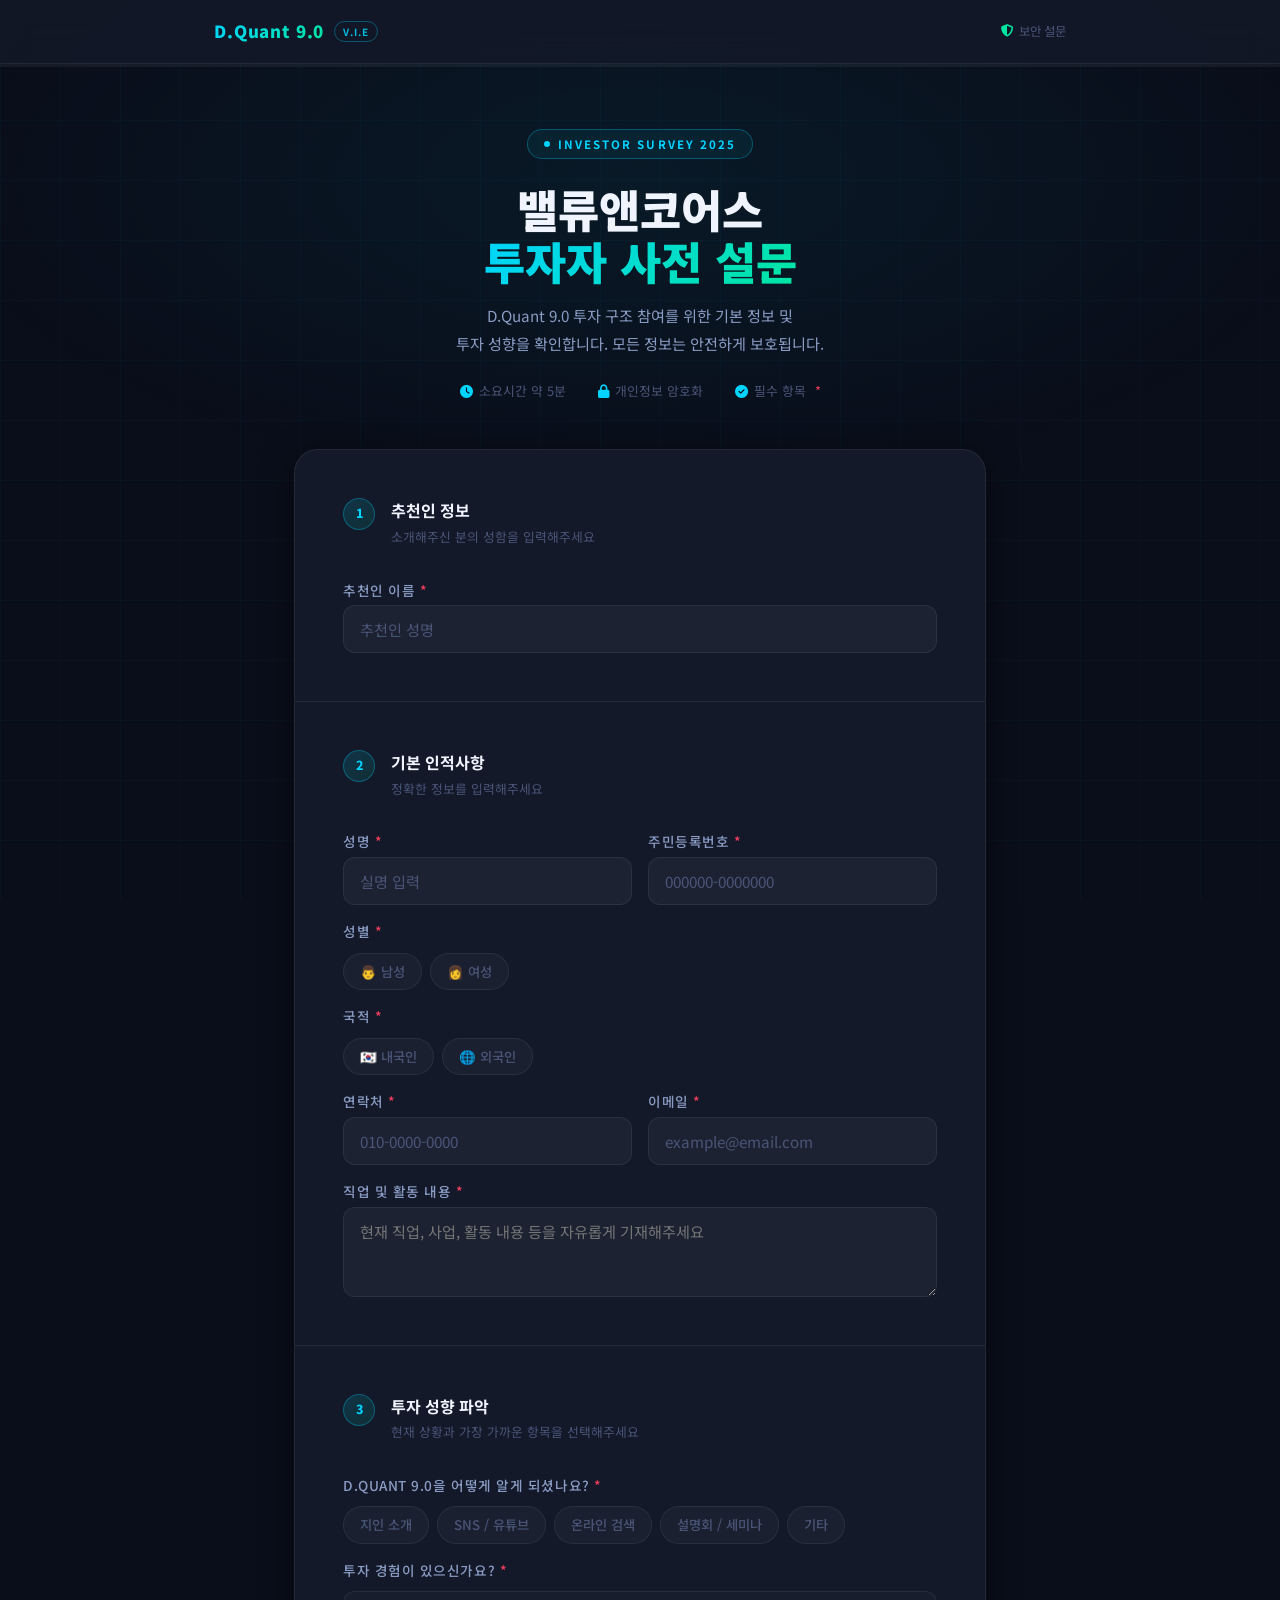
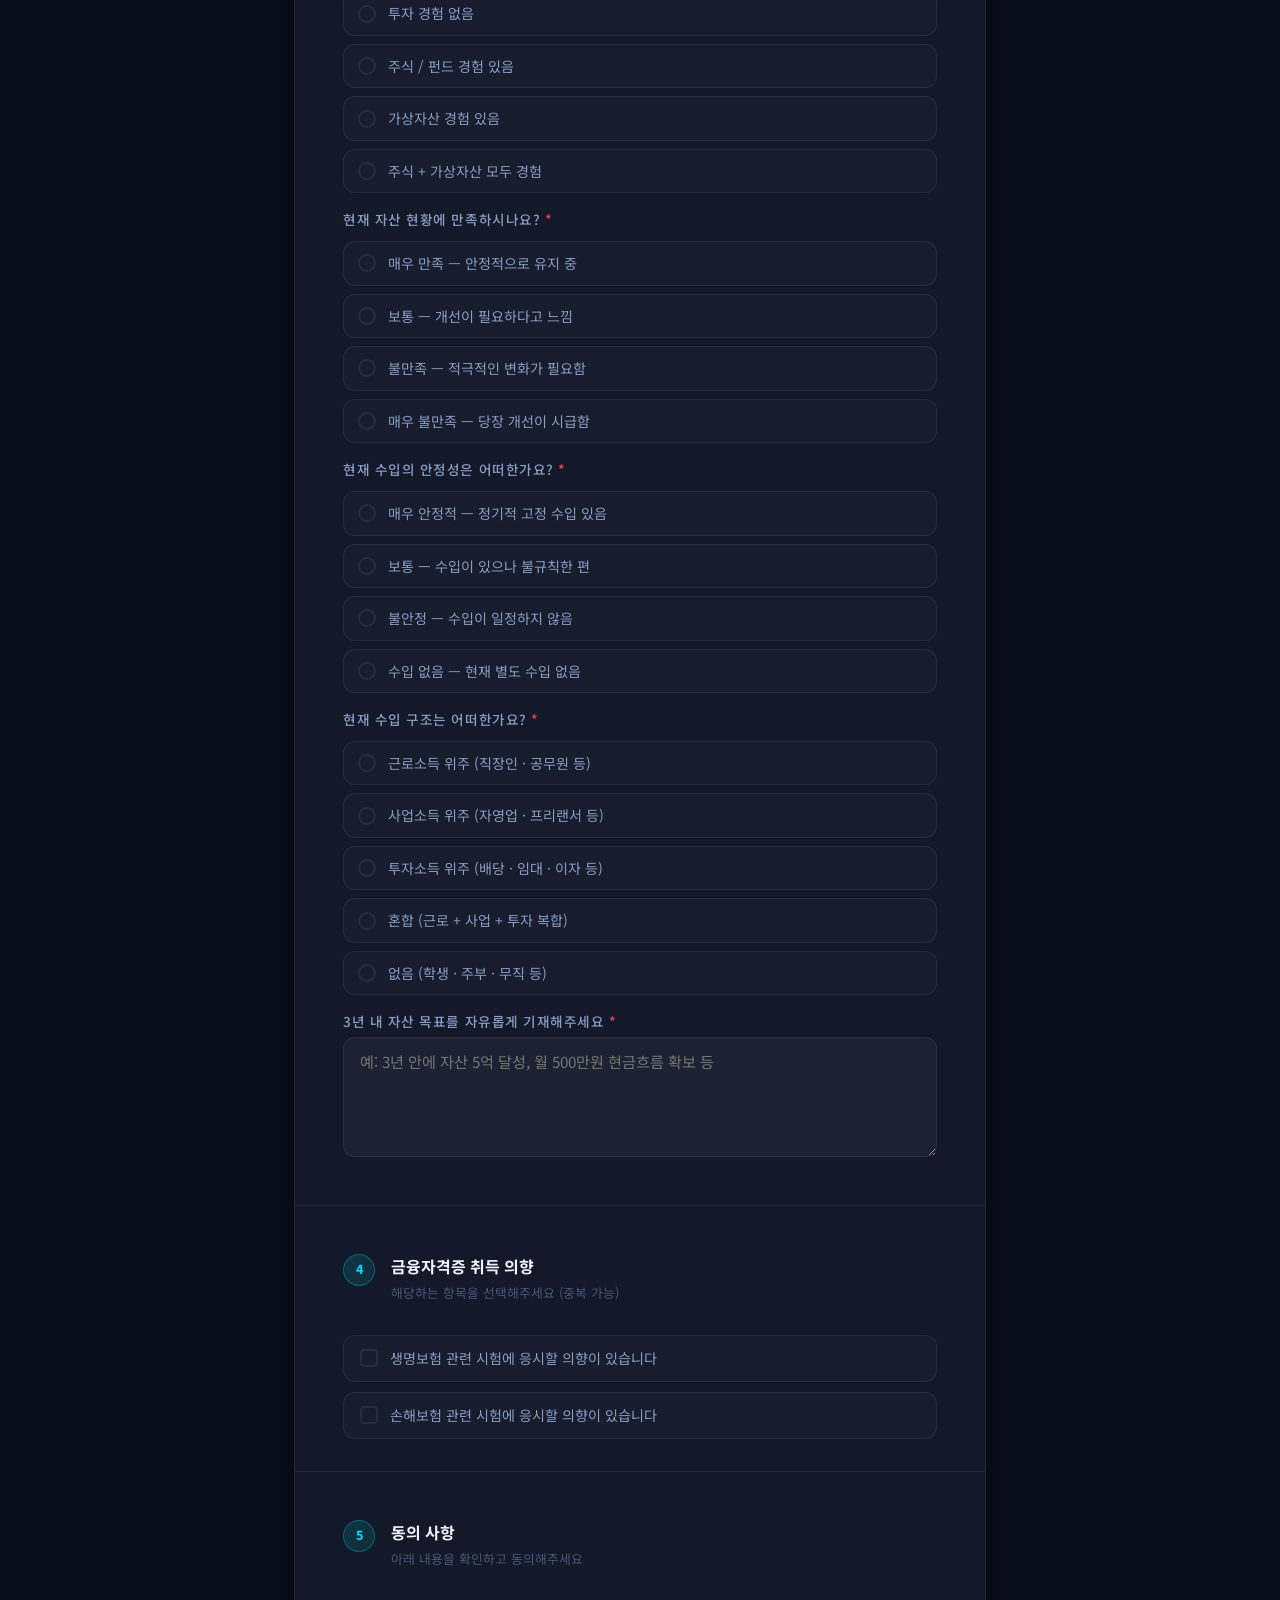
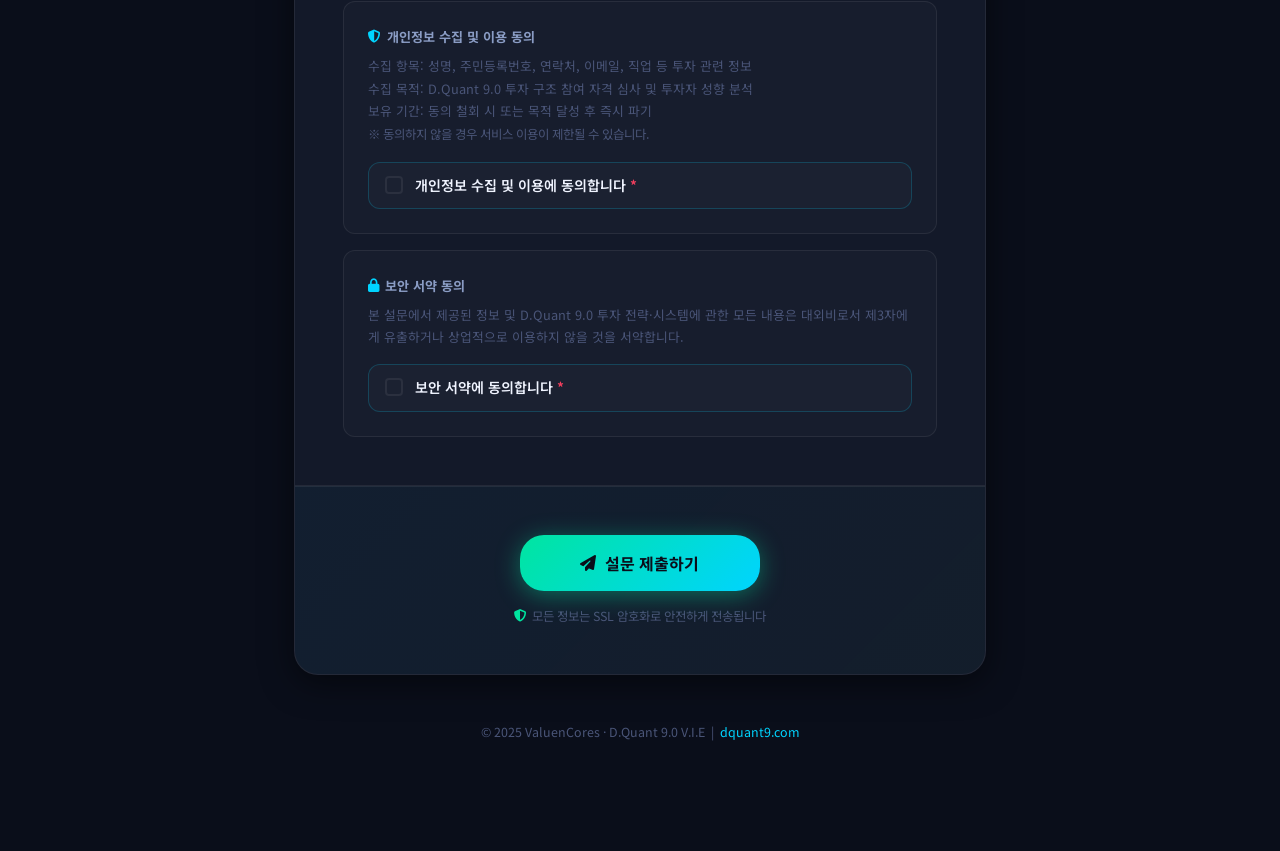
<file: dquantpartners_survey/1stssurvey.html>
<!DOCTYPE html>
<html lang="ko">
<head>
  <meta charset="UTF-8">
  <meta name="viewport" content="width=device-width, initial-scale=1.0">
  <title>투자자 사전 설문 — D.Quant Partners</title>
  <meta name="description" content="밸류앤코어스 D.Quant 9.0 투자자 사전 설문. 참여를 원하시는 분은 아래 양식을 작성해주세요.">
  <meta property="og:type" content="website">
  <meta property="og:site_name" content="D.Quant 9.0 V.I.E">
  <meta property="og:title" content="투자자 사전 설문 — D.Quant Partners">
  <meta property="og:description" content="밸류앤코어스 D.Quant 9.0 투자 구조 참여를 위한 사전 설문입니다.">
  <meta property="og:image" content="../images/og-image.jpg">
  <link rel="preconnect" href="https://fonts.googleapis.com">
  <link href="https://fonts.googleapis.com/css2?family=Noto+Sans+KR:wght@300;400;500;600;700;800;900&family=Inter:wght@300;400;500;600;700;800&display=swap" rel="stylesheet">
  <link rel="stylesheet" href="https://cdn.jsdelivr.net/npm/@fortawesome/fontawesome-free@6.5.1/css/all.min.css">
  <link rel="stylesheet" href="../css/vie.css">
  <style>
    /* ── Background ── */
    .bg-grid {
      position: fixed; inset: 0; pointer-events: none;
      background-image:
        linear-gradient(rgba(0,212,255,0.03) 1px, transparent 1px),
        linear-gradient(90deg, rgba(0,212,255,0.03) 1px, transparent 1px);
      background-size: 60px 60px;
      animation: grid-drift 20s linear infinite;
    }
    @keyframes grid-drift { from{transform:translateY(0)} to{transform:translateY(60px)} }
    .bg-glow {
      position: fixed; inset: 0; pointer-events: none;
      background: radial-gradient(ellipse 80% 50% at 50% 20%, rgba(0,212,255,0.06) 0%, transparent 70%);
    }
    .bg-glow-2 {
      position: fixed; bottom:-20%; left:50%; transform:translateX(-50%); pointer-events: none;
      width: 700px; height: 350px;
      background: radial-gradient(ellipse, rgba(139,92,246,0.05) 0%, transparent 70%);
    }

    /* ── Header ── */
    .survey-header {
      position: fixed; top:0; left:0; right:0; z-index: var(--z-nav);
      background: var(--bg-glass);
      border-bottom: 1px solid var(--border-default);
      backdrop-filter: blur(16px);
      height: 64px;
    }
    .survey-header-inner {
      height: 100%; max-width: 900px; margin: 0 auto;
      padding: 0 var(--space-lg);
      display: flex; align-items: center; justify-content: space-between;
    }
    .survey-brand {
      display: flex; align-items: center; gap: 10px;
    }
    .survey-logo-text {
      font-size: 1.05rem; font-weight: 900; letter-spacing: 0.05em;
      background: linear-gradient(135deg, var(--accent-blue), var(--accent-green));
      -webkit-background-clip: text; -webkit-text-fill-color: transparent; background-clip: text;
    }
    .survey-logo-badge {
      font-size: 0.62rem; font-weight: 700; color: var(--accent-blue);
      border: 1px solid rgba(0,212,255,0.4); border-radius: var(--radius-full);
      padding: 2px 8px; letter-spacing: 0.1em; opacity: 0.85;
    }
    .survey-header-right {
      font-size: 0.78rem; color: var(--text-muted);
      display: flex; align-items: center; gap: 6px;
    }
    .survey-header-right i { color: var(--accent-green); }

    /* ── Progress ── */
    .survey-progress-wrap {
      position: fixed; top: 64px; left: 0; right: 0; z-index: calc(var(--z-nav) - 1);
      height: 3px; background: rgba(255,255,255,0.05);
    }
    .survey-progress-bar {
      height: 100%;
      background: linear-gradient(90deg, var(--accent-blue), var(--accent-green));
      transition: width 0.4s ease;
      width: 0%;
    }

    /* ── Page ── */
    .survey-page {
      padding-top: 80px; padding-bottom: 60px;
      min-height: 100vh; position: relative; z-index: 1;
    }
    .survey-wrap {
      max-width: 740px; margin: 0 auto;
      padding: var(--space-2xl) var(--space-lg);
    }

    /* ── Hero ── */
    .survey-hero {
      text-align: center; margin-bottom: var(--space-2xl);
      animation: fadeIn 0.7s ease;
    }
    .survey-eyebrow {
      display: inline-flex; align-items: center; gap: var(--space-sm);
      border: 1px solid rgba(0,212,255,0.3); border-radius: var(--radius-full);
      padding: 5px 16px; font-size: 0.72rem; font-weight: 700;
      letter-spacing: 0.18em; text-transform: uppercase;
      color: var(--accent-blue); background: rgba(0,212,255,0.06);
      margin-bottom: var(--space-lg);
    }
    .survey-eyebrow::before {
      content: ''; width: 6px; height: 6px; border-radius: 50%;
      background: var(--accent-blue);
      animation: pulse-dot 2s ease-in-out infinite;
    }
    .survey-hero h1 {
      font-size: clamp(1.8rem, 4vw, 2.8rem); font-weight: 900; line-height: 1.15;
      margin-bottom: var(--space-md);
    }
    .survey-hero h1 .hl {
      background: linear-gradient(135deg, var(--accent-blue), var(--accent-green));
      -webkit-background-clip: text; -webkit-text-fill-color: transparent; background-clip: text;
    }
    .survey-hero p {
      font-size: 0.95rem; color: var(--text-secondary); line-height: 1.8;
      max-width: 560px; margin: 0 auto var(--space-lg);
    }
    .survey-meta-row {
      display: flex; justify-content: center; gap: var(--space-xl); flex-wrap: wrap;
    }
    .survey-meta-item {
      display: flex; align-items: center; gap: 6px;
      font-size: 0.8rem; color: var(--text-muted);
    }
    .survey-meta-item i { color: var(--accent-blue); font-size: 0.82rem; }

    /* ── Form Card ── */
    .survey-form-card {
      background: var(--bg-card);
      border: 1px solid var(--border-default);
      border-radius: var(--radius-xl);
      overflow: hidden;
      box-shadow: var(--shadow-lg);
      animation: fadeIn 0.6s ease 0.15s both;
    }

    /* ── Section ── */
    .s-sec {
      padding: var(--space-2xl) var(--space-2xl) var(--space-xl);
      border-bottom: 1px solid var(--border-default);
    }
    .s-sec:last-child { border-bottom: none; }
    .s-sec-head {
      display: flex; align-items: flex-start; gap: var(--space-md);
      margin-bottom: var(--space-xl);
    }
    .s-sec-num {
      width: 32px; height: 32px; border-radius: 50%; flex-shrink: 0;
      background: linear-gradient(135deg, rgba(0,212,255,0.15), rgba(0,229,160,0.1));
      border: 1px solid rgba(0,212,255,0.3);
      display: flex; align-items: center; justify-content: center;
      font-size: 0.78rem; font-weight: 800; color: var(--accent-blue);
    }
    .s-sec-title { font-size: 1rem; font-weight: 700; color: var(--text-primary); }
    .s-sec-sub { font-size: 0.8rem; color: var(--text-muted); margin-top: 3px; }

    /* ── Field ── */
    .field-row-2 { display: grid; grid-template-columns: 1fr 1fr; gap: var(--space-md); }
    @media(max-width:560px){ .field-row-2 { grid-template-columns: 1fr; } }

    /* ── Radio Pill Group ── */
    .pill-group { display: flex; flex-wrap: wrap; gap: 8px; margin-top: 6px; }
    .pill-item { position: relative; }
    .pill-item input[type=radio] { display: none; }
    .pill-lbl {
      display: block; padding: 7px 16px; border-radius: var(--radius-full);
      border: 1px solid var(--border-default);
      background: rgba(255,255,255,0.03);
      color: var(--text-muted); font-size: 0.83rem; font-weight: 500;
      cursor: pointer; transition: all var(--transition-base); white-space: nowrap;
    }
    .pill-item input:checked + .pill-lbl {
      border-color: var(--accent-blue);
      background: rgba(0,212,255,0.1);
      color: var(--accent-blue); font-weight: 700;
      box-shadow: 0 0 0 1px rgba(0,212,255,0.3);
    }
    .pill-lbl:hover { border-color: rgba(0,212,255,0.4); color: var(--text-secondary); }

    /* ── Radio List ── */
    .radio-list { display: flex; flex-direction: column; gap: 8px; margin-top: 6px; }
    .radio-list-item { display: flex; align-items: center; gap: 12px; cursor: pointer; padding: 10px 14px;
      border-radius: var(--radius-md); border: 1px solid var(--border-default);
      background: rgba(255,255,255,0.02); transition: all var(--transition-fast); }
    .radio-list-item:hover { border-color: rgba(0,212,255,0.25); background: rgba(0,212,255,0.03); }
    .radio-list-item input[type=radio] { display: none; }
    .radio-circle {
      width: 18px; height: 18px; border-radius: 50%; flex-shrink: 0;
      border: 2px solid var(--border-default); background: transparent;
      display: flex; align-items: center; justify-content: center;
      transition: all var(--transition-fast);
    }
    .radio-circle::after {
      content: ''; width: 7px; height: 7px; border-radius: 50%;
      background: var(--accent-blue); opacity: 0; transition: opacity 0.2s;
    }
    .radio-list-item input:checked ~ .radio-circle {
      border-color: var(--accent-blue); background: rgba(0,212,255,0.1);
    }
    .radio-list-item input:checked ~ .radio-circle::after { opacity: 1; }
    .radio-list-item input:checked ~ .radio-lbl-text { color: var(--text-primary); font-weight: 600; }
    .radio-lbl-text { font-size: 0.88rem; color: var(--text-secondary); transition: color 0.2s; }
    .radio-list-item:has(input:checked) {
      border-color: rgba(0,212,255,0.3); background: rgba(0,212,255,0.05);
    }

    /* ── Checkbox ── */
    .check-list { display: flex; flex-direction: column; gap: 10px; }
    .check-item { display: flex; align-items: flex-start; gap: 12px; cursor: pointer;
      padding: 12px 16px; border-radius: var(--radius-md);
      border: 1px solid var(--border-default); background: rgba(255,255,255,0.02);
      transition: all var(--transition-fast); }
    .check-item:hover { border-color: rgba(0,212,255,0.25); background: rgba(0,212,255,0.03); }
    .check-item input[type=checkbox] { display: none; }
    .check-box {
      width: 18px; height: 18px; border-radius: 4px; flex-shrink: 0;
      border: 2px solid var(--border-default); background: transparent;
      display: flex; align-items: center; justify-content: center;
      transition: all var(--transition-fast); margin-top: 1px;
    }
    .check-box i { font-size: 0.65rem; color: var(--bg-primary); opacity: 0; transition: opacity 0.15s; }
    .check-item input:checked ~ .check-box {
      border-color: var(--accent-blue); background: var(--accent-blue);
    }
    .check-item input:checked ~ .check-box i { opacity: 1; }
    .check-item input:checked ~ .check-lbl-text { color: var(--text-primary); font-weight: 600; }
    .check-lbl-text { font-size: 0.88rem; color: var(--text-secondary); line-height: 1.5; transition: color 0.2s; }
    .check-item:has(input:checked) { border-color: rgba(0,212,255,0.3); background: rgba(0,212,255,0.05); }

    /* ── Consent Box ── */
    .consent-block {
      background: rgba(255,255,255,0.02); border: 1px solid var(--border-default);
      border-radius: var(--radius-md); padding: var(--space-lg); margin-bottom: var(--space-md);
    }
    .consent-block-title {
      font-size: 0.82rem; font-weight: 700; color: var(--text-secondary);
      display: flex; align-items: center; gap: 6px; margin-bottom: 8px;
    }
    .consent-block-title i { color: var(--accent-blue); }
    .consent-block p {
      font-size: 0.8rem; color: var(--text-muted); line-height: 1.75;
      margin-bottom: var(--space-md);
    }

    /* ── Submit Section ── */
    .survey-submit-sec {
      padding: var(--space-2xl);
      background: linear-gradient(135deg, rgba(0,212,255,0.03), rgba(0,229,160,0.02));
      border-top: 1px solid var(--border-default);
      text-align: center;
    }
    .survey-submit-hint {
      font-size: 0.78rem; color: var(--text-muted);
      display: flex; align-items: center; justify-content: center; gap: 6px;
      margin-top: var(--space-md);
    }
    .survey-submit-hint i { color: var(--accent-green); }

    /* ── Error msg ── */
    .field-err {
      font-size: 0.78rem; color: var(--accent-red);
      display: none; margin-top: 5px;
      align-items: center; gap: 4px;
    }
    .field-err.show { display: flex; }
    .form-group.has-err .form-input,
    .form-group.has-err .form-textarea { border-color: var(--accent-red); }
    .form-group.has-err .field-err { display: flex; }

    /* ── Success Screen ── */
    #successScreen {
      display: none; position: fixed; inset: 0; z-index: 9000;
      background: var(--bg-primary);
      align-items: center; justify-content: center;
      flex-direction: column; text-align: center; padding: var(--space-2xl);
    }
    #successScreen.show { display: flex; }
    .success-icon-wrap {
      width: 80px; height: 80px; border-radius: 50%; margin: 0 auto var(--space-xl);
      background: linear-gradient(135deg, rgba(0,229,160,0.15), rgba(0,212,255,0.1));
      border: 2px solid rgba(0,229,160,0.4);
      display: flex; align-items: center; justify-content: center;
      font-size: 2rem; color: var(--accent-green);
      animation: successPop 0.5s cubic-bezier(0.34,1.56,0.64,1);
    }
    @keyframes successPop { from{transform:scale(0);opacity:0} to{transform:scale(1);opacity:1} }
    #successScreen h2 {
      font-size: 2rem; font-weight: 800; margin-bottom: var(--space-md);
      background: linear-gradient(135deg, var(--text-primary), var(--accent-blue));
      -webkit-background-clip: text; -webkit-text-fill-color: transparent; background-clip: text;
    }
    #successScreen p { color: var(--text-secondary); max-width: 440px; line-height: 1.8; }
    .success-meta {
      display: flex; gap: var(--space-lg); margin-top: var(--space-xl); flex-wrap: wrap; justify-content: center;
    }
    .success-meta-card {
      background: var(--bg-card); border: 1px solid var(--border-default);
      border-radius: var(--radius-md); padding: var(--space-md) var(--space-xl);
      text-align: center;
    }
    .success-meta-card b { display: block; font-size: 1rem; color: var(--accent-blue); margin-bottom: 3px; }
    .success-meta-card span { font-size: 0.78rem; color: var(--text-muted); }

    /* ── Toast ── */
    #toast {
      position: fixed; bottom: var(--space-xl); left: 50%; transform: translateX(-50%) translateY(20px);
      background: var(--bg-card); border: 1px solid var(--border-default);
      border-radius: var(--radius-full); padding: 10px var(--space-xl);
      font-size: 0.85rem; font-weight: 600; color: var(--text-primary);
      z-index: 9999; opacity: 0; pointer-events: none;
      transition: opacity 0.3s, transform 0.3s;
      box-shadow: var(--shadow-lg);
    }
    #toast.show { opacity: 1; transform: translateX(-50%) translateY(0); }
    #toast.err { border-left: 3px solid var(--accent-red); }
    #toast.ok  { border-left: 3px solid var(--accent-green); }

    .spinner-sm {
      display: inline-block; width: 16px; height: 16px;
      border: 2px solid rgba(10,14,26,0.4); border-top-color: #0a0e1a;
      border-radius: 50%; animation: spin 0.7s linear infinite;
    }
    @keyframes spin { to { transform: rotate(360deg); } }
    @keyframes fadeIn { from{opacity:0;transform:translateY(8px)} to{opacity:1;transform:translateY(0)} }

    @media(max-width:600px){
      .s-sec { padding: var(--space-lg) var(--space-md); }
      .survey-submit-sec { padding: var(--space-xl) var(--space-md); }
      .survey-wrap { padding: var(--space-xl) var(--space-md); }
    }
  </style>
</head>
<body>

<!-- BG -->
<div class="bg-grid"></div>
<div class="bg-glow"></div>
<div class="bg-glow-2"></div>

<!-- Header -->
<header class="survey-header">
  <div class="survey-header-inner">
    <div class="survey-brand">
      <span class="survey-logo-text">D.Quant 9.0</span>
      <span class="survey-logo-badge">V.I.E</span>
    </div>
    <div class="survey-header-right">
      <i class="fas fa-shield-halved"></i> 보안 설문
    </div>
  </div>
</header>

<!-- Progress -->
<div class="survey-progress-wrap">
  <div class="survey-progress-bar" id="progressBar"></div>
</div>

<!-- Page -->
<div class="survey-page">
  <div class="survey-wrap">

    <!-- Hero -->
    <div class="survey-hero">
      <div class="survey-eyebrow">INVESTOR SURVEY 2025</div>
      <h1>밸류앤코어스<br><span class="hl">투자자 사전 설문</span></h1>
      <p>D.Quant 9.0 투자 구조 참여를 위한 기본 정보 및<br>투자 성향을 확인합니다. 모든 정보는 안전하게 보호됩니다.</p>
      <div class="survey-meta-row">
        <div class="survey-meta-item"><i class="fas fa-clock"></i> 소요시간 약 5분</div>
        <div class="survey-meta-item"><i class="fas fa-lock"></i> 개인정보 암호화</div>
        <div class="survey-meta-item"><i class="fas fa-circle-check"></i> 필수 항목 <span style="color:var(--accent-red);margin-left:3px;">*</span></div>
      </div>
    </div>

    <!-- Form Card -->
    <div class="survey-form-card">
      <form id="surveyForm" novalidate>

        <!-- ① 추천인 -->
        <div class="s-sec">
          <div class="s-sec-head">
            <div class="s-sec-num">1</div>
            <div><div class="s-sec-title">추천인 정보</div><div class="s-sec-sub">소개해주신 분의 성함을 입력해주세요</div></div>
          </div>
          <div class="form-group" id="fg-candidate_name">
            <label class="form-label">추천인 이름 <span style="color:var(--accent-red)">*</span></label>
            <input type="text" class="form-input" id="candidate_name" placeholder="추천인 성명">
            <div class="field-err"><i class="fas fa-circle-exclamation"></i> 추천인 이름을 입력해주세요.</div>
          </div>
        </div>

        <!-- ② 기본 인적사항 -->
        <div class="s-sec">
          <div class="s-sec-head">
            <div class="s-sec-num">2</div>
            <div><div class="s-sec-title">기본 인적사항</div><div class="s-sec-sub">정확한 정보를 입력해주세요</div></div>
          </div>
          <div class="field-row-2">
            <div class="form-group" id="fg-full_name">
              <label class="form-label">성명 <span style="color:var(--accent-red)">*</span></label>
              <input type="text" class="form-input" id="full_name" placeholder="실명 입력">
              <div class="field-err"><i class="fas fa-circle-exclamation"></i> 성명을 입력해주세요.</div>
            </div>
            <div class="form-group" id="fg-rrn">
              <label class="form-label">주민등록번호 <span style="color:var(--accent-red)">*</span></label>
              <input type="text" class="form-input" id="rrn" placeholder="000000-0000000" maxlength="14">
              <div class="field-err"><i class="fas fa-circle-exclamation"></i> 주민등록번호를 입력해주세요.</div>
            </div>
          </div>

          <div class="form-group" id="fg-gender">
            <label class="form-label">성별 <span style="color:var(--accent-red)">*</span></label>
            <div class="pill-group">
              <div class="pill-item"><input type="radio" name="gender" id="g_m" value="남성"><label class="pill-lbl" for="g_m">👨 남성</label></div>
              <div class="pill-item"><input type="radio" name="gender" id="g_f" value="여성"><label class="pill-lbl" for="g_f">👩 여성</label></div>
            </div>
            <div class="field-err" id="err-gender"><i class="fas fa-circle-exclamation"></i> 성별을 선택해주세요.</div>
          </div>

          <div class="form-group" id="fg-nationality">
            <label class="form-label">국적 <span style="color:var(--accent-red)">*</span></label>
            <div class="pill-group">
              <div class="pill-item"><input type="radio" name="nationality" id="nat_k" value="내국인"><label class="pill-lbl" for="nat_k">🇰🇷 내국인</label></div>
              <div class="pill-item"><input type="radio" name="nationality" id="nat_f" value="외국인"><label class="pill-lbl" for="nat_f">🌐 외국인</label></div>
            </div>
            <div class="field-err" id="err-nationality"><i class="fas fa-circle-exclamation"></i> 국적을 선택해주세요.</div>
          </div>

          <div class="field-row-2">
            <div class="form-group" id="fg-mobile">
              <label class="form-label">연락처 <span style="color:var(--accent-red)">*</span></label>
              <input type="tel" class="form-input" id="mobile" placeholder="010-0000-0000">
              <div class="field-err"><i class="fas fa-circle-exclamation"></i> 연락처를 입력해주세요.</div>
            </div>
            <div class="form-group" id="fg-email">
              <label class="form-label">이메일 <span style="color:var(--accent-red)">*</span></label>
              <input type="email" class="form-input" id="email" placeholder="example@email.com">
              <div class="field-err"><i class="fas fa-circle-exclamation"></i> 유효한 이메일을 입력해주세요.</div>
            </div>
          </div>

          <div class="form-group" id="fg-job_and_activities">
            <label class="form-label">직업 및 활동 내용 <span style="color:var(--accent-red)">*</span></label>
            <textarea class="form-textarea" id="job_and_activities" placeholder="현재 직업, 사업, 활동 내용 등을 자유롭게 기재해주세요" style="min-height:90px;"></textarea>
            <div class="field-err"><i class="fas fa-circle-exclamation"></i> 직업 및 활동 내용을 입력해주세요.</div>
          </div>
        </div>

        <!-- ③ 투자 성향 -->
        <div class="s-sec">
          <div class="s-sec-head">
            <div class="s-sec-num">3</div>
            <div><div class="s-sec-title">투자 성향 파악</div><div class="s-sec-sub">현재 상황과 가장 가까운 항목을 선택해주세요</div></div>
          </div>

          <div class="form-group" id="fg-dquant9_awareness">
            <label class="form-label">D.Quant 9.0을 어떻게 알게 되셨나요? <span style="color:var(--accent-red)">*</span></label>
            <div class="pill-group">
              <div class="pill-item"><input type="radio" name="dquant9_awareness" id="aw1" value="지인 소개"><label class="pill-lbl" for="aw1">지인 소개</label></div>
              <div class="pill-item"><input type="radio" name="dquant9_awareness" id="aw2" value="SNS/유튜브"><label class="pill-lbl" for="aw2">SNS / 유튜브</label></div>
              <div class="pill-item"><input type="radio" name="dquant9_awareness" id="aw3" value="온라인 검색"><label class="pill-lbl" for="aw3">온라인 검색</label></div>
              <div class="pill-item"><input type="radio" name="dquant9_awareness" id="aw4" value="설명회/세미나"><label class="pill-lbl" for="aw4">설명회 / 세미나</label></div>
              <div class="pill-item"><input type="radio" name="dquant9_awareness" id="aw5" value="기타"><label class="pill-lbl" for="aw5">기타</label></div>
            </div>
            <div class="field-err" id="err-dquant9_awareness"><i class="fas fa-circle-exclamation"></i> 인지 경로를 선택해주세요.</div>
          </div>

          <div class="form-group" id="fg-investment_experience">
            <label class="form-label">투자 경험이 있으신가요? <span style="color:var(--accent-red)">*</span></label>
            <div class="radio-list">
              <label class="radio-list-item"><input type="radio" name="investment_experience" value="투자 경험 없음"><div class="radio-circle"></div><span class="radio-lbl-text">투자 경험 없음</span></label>
              <label class="radio-list-item"><input type="radio" name="investment_experience" value="주식/펀드 경험 있음"><div class="radio-circle"></div><span class="radio-lbl-text">주식 / 펀드 경험 있음</span></label>
              <label class="radio-list-item"><input type="radio" name="investment_experience" value="가상자산 경험 있음"><div class="radio-circle"></div><span class="radio-lbl-text">가상자산 경험 있음</span></label>
              <label class="radio-list-item"><input type="radio" name="investment_experience" value="주식+가상자산 모두 경험"><div class="radio-circle"></div><span class="radio-lbl-text">주식 + 가상자산 모두 경험</span></label>
            </div>
            <div class="field-err" id="err-investment_experience"><i class="fas fa-circle-exclamation"></i> 투자 경험 여부를 선택해주세요.</div>
          </div>

          <div class="form-group" id="fg-asset_satisfaction">
            <label class="form-label">현재 자산 현황에 만족하시나요? <span style="color:var(--accent-red)">*</span></label>
            <div class="radio-list">
              <label class="radio-list-item"><input type="radio" name="asset_satisfaction" value="매우 만족"><div class="radio-circle"></div><span class="radio-lbl-text">매우 만족 — 안정적으로 유지 중</span></label>
              <label class="radio-list-item"><input type="radio" name="asset_satisfaction" value="보통"><div class="radio-circle"></div><span class="radio-lbl-text">보통 — 개선이 필요하다고 느낌</span></label>
              <label class="radio-list-item"><input type="radio" name="asset_satisfaction" value="불만족"><div class="radio-circle"></div><span class="radio-lbl-text">불만족 — 적극적인 변화가 필요함</span></label>
              <label class="radio-list-item"><input type="radio" name="asset_satisfaction" value="매우 불만족"><div class="radio-circle"></div><span class="radio-lbl-text">매우 불만족 — 당장 개선이 시급함</span></label>
            </div>
            <div class="field-err" id="err-asset_satisfaction"><i class="fas fa-circle-exclamation"></i> 자산 만족도를 선택해주세요.</div>
          </div>

          <div class="form-group" id="fg-income_stability">
            <label class="form-label">현재 수입의 안정성은 어떠한가요? <span style="color:var(--accent-red)">*</span></label>
            <div class="radio-list">
              <label class="radio-list-item"><input type="radio" name="income_stability" value="매우 안정적"><div class="radio-circle"></div><span class="radio-lbl-text">매우 안정적 — 정기적 고정 수입 있음</span></label>
              <label class="radio-list-item"><input type="radio" name="income_stability" value="보통"><div class="radio-circle"></div><span class="radio-lbl-text">보통 — 수입이 있으나 불규칙한 편</span></label>
              <label class="radio-list-item"><input type="radio" name="income_stability" value="불안정"><div class="radio-circle"></div><span class="radio-lbl-text">불안정 — 수입이 일정하지 않음</span></label>
              <label class="radio-list-item"><input type="radio" name="income_stability" value="수입 없음"><div class="radio-circle"></div><span class="radio-lbl-text">수입 없음 — 현재 별도 수입 없음</span></label>
            </div>
            <div class="field-err" id="err-income_stability"><i class="fas fa-circle-exclamation"></i> 수입 안정성을 선택해주세요.</div>
          </div>

          <div class="form-group" id="fg-income_structure">
            <label class="form-label">현재 수입 구조는 어떠한가요? <span style="color:var(--accent-red)">*</span></label>
            <div class="radio-list">
              <label class="radio-list-item"><input type="radio" name="income_structure" value="근로소득 위주"><div class="radio-circle"></div><span class="radio-lbl-text">근로소득 위주 (직장인 · 공무원 등)</span></label>
              <label class="radio-list-item"><input type="radio" name="income_structure" value="사업소득 위주"><div class="radio-circle"></div><span class="radio-lbl-text">사업소득 위주 (자영업 · 프리랜서 등)</span></label>
              <label class="radio-list-item"><input type="radio" name="income_structure" value="투자소득 위주"><div class="radio-circle"></div><span class="radio-lbl-text">투자소득 위주 (배당 · 임대 · 이자 등)</span></label>
              <label class="radio-list-item"><input type="radio" name="income_structure" value="혼합"><div class="radio-circle"></div><span class="radio-lbl-text">혼합 (근로 + 사업 + 투자 복합)</span></label>
              <label class="radio-list-item"><input type="radio" name="income_structure" value="없음"><div class="radio-circle"></div><span class="radio-lbl-text">없음 (학생 · 주부 · 무직 등)</span></label>
            </div>
            <div class="field-err" id="err-income_structure"><i class="fas fa-circle-exclamation"></i> 수입 구조를 선택해주세요.</div>
          </div>

          <div class="form-group" id="fg-asset_goal_3y">
            <label class="form-label">3년 내 자산 목표를 자유롭게 기재해주세요 <span style="color:var(--accent-red)">*</span></label>
            <textarea class="form-textarea" id="asset_goal_3y" placeholder="예: 3년 안에 자산 5억 달성, 월 500만원 현금흐름 확보 등"></textarea>
            <div class="field-err"><i class="fas fa-circle-exclamation"></i> 자산 목표를 입력해주세요.</div>
          </div>
        </div>

        <!-- ④ 자격증 의향 -->
        <div class="s-sec">
          <div class="s-sec-head">
            <div class="s-sec-num">4</div>
            <div><div class="s-sec-title">금융자격증 취득 의향</div><div class="s-sec-sub">해당하는 항목을 선택해주세요 (중복 가능)</div></div>
          </div>
          <div class="check-list">
            <label class="check-item">
              <input type="checkbox" id="willing_life_exam">
              <div class="check-box"><i class="fas fa-check"></i></div>
              <span class="check-lbl-text">생명보험 관련 시험에 응시할 의향이 있습니다</span>
            </label>
            <label class="check-item">
              <input type="checkbox" id="willing_nonlife_exam">
              <div class="check-box"><i class="fas fa-check"></i></div>
              <span class="check-lbl-text">손해보험 관련 시험에 응시할 의향이 있습니다</span>
            </label>
          </div>
        </div>

        <!-- ⑤ 동의 -->
        <div class="s-sec">
          <div class="s-sec-head">
            <div class="s-sec-num">5</div>
            <div><div class="s-sec-title">동의 사항</div><div class="s-sec-sub">아래 내용을 확인하고 동의해주세요</div></div>
          </div>

          <div class="consent-block">
            <div class="consent-block-title"><i class="fas fa-shield-halved"></i> 개인정보 수집 및 이용 동의</div>
            <p>수집 항목: 성명, 주민등록번호, 연락처, 이메일, 직업 등 투자 관련 정보<br>
            수집 목적: D.Quant 9.0 투자 구조 참여 자격 심사 및 투자자 성향 분석<br>
            보유 기간: 동의 철회 시 또는 목적 달성 후 즉시 파기<br>
            <span style="color:var(--text-muted);font-size:.78rem;">※ 동의하지 않을 경우 서비스 이용이 제한될 수 있습니다.</span></p>
            <label class="check-item" style="border-color:rgba(0,212,255,0.2);">
              <input type="checkbox" id="consent_personal_info">
              <div class="check-box"><i class="fas fa-check"></i></div>
              <span class="check-lbl-text" style="font-weight:600;color:var(--text-primary);">개인정보 수집 및 이용에 동의합니다 <span style="color:var(--accent-red);">*</span></span>
            </label>
            <div class="field-err" id="err-consent_personal_info" style="margin-top:8px;"><i class="fas fa-circle-exclamation"></i> 개인정보 동의가 필요합니다.</div>
          </div>

          <div class="consent-block">
            <div class="consent-block-title"><i class="fas fa-lock"></i> 보안 서약 동의</div>
            <p>본 설문에서 제공된 정보 및 D.Quant 9.0 투자 전략·시스템에 관한 모든 내용은
            대외비로서 제3자에게 유출하거나 상업적으로 이용하지 않을 것을 서약합니다.</p>
            <label class="check-item" style="border-color:rgba(0,212,255,0.2);">
              <input type="checkbox" id="consent_confidentiality">
              <div class="check-box"><i class="fas fa-check"></i></div>
              <span class="check-lbl-text" style="font-weight:600;color:var(--text-primary);">보안 서약에 동의합니다 <span style="color:var(--accent-red);">*</span></span>
            </label>
            <div class="field-err" id="err-consent_confidentiality" style="margin-top:8px;"><i class="fas fa-circle-exclamation"></i> 보안 서약 동의가 필요합니다.</div>
          </div>
        </div>

        <!-- Submit -->
        <div class="survey-submit-sec">
          <button type="submit" class="btn btn-cta btn-xl" id="submitBtn" style="min-width:240px;">
            <i class="fas fa-paper-plane"></i> 설문 제출하기
          </button>
          <div class="survey-submit-hint">
            <i class="fas fa-shield-halved"></i> 모든 정보는 SSL 암호화로 안전하게 전송됩니다
          </div>
        </div>

      </form>
    </div><!-- /form-card -->

    <!-- Footer -->
    <div style="text-align:center;margin-top:var(--space-2xl);color:var(--text-muted);font-size:.78rem;">
      © 2025 ValuenCores · D.Quant 9.0 V.I.E &nbsp;|&nbsp;
      <a href="https://www.dquant9.com" target="_blank" style="color:var(--accent-blue);">dquant9.com</a>
    </div>
  </div>
</div>

<!-- Success -->
<div id="successScreen">
  <div class="success-icon-wrap"><i class="fas fa-check"></i></div>
  <h2>설문이 완료되었습니다!</h2>
  <p>소중한 답변 감사합니다.<br>검토 후 담당자가 개별 연락드릴 예정입니다.</p>
  <div class="success-meta">
    <div class="success-meta-card"><b id="sid">—</b><span>접수 번호</span></div>
    <div class="success-meta-card"><b id="stime">—</b><span>제출 시각</span></div>
  </div>
</div>

<!-- Toast -->
<div id="toast"></div>

<script>
/* ── API endpoint — points to the D.Quant Partners Express server ── */
const API_BASE = 'https://dquantpartners.dquant9.com';

/* ── RRN hyphen ── */
document.getElementById('rrn').addEventListener('input', e => {
  let v = e.target.value.replace(/[^0-9]/g,'');
  if(v.length > 6) v = v.slice(0,6)+'-'+v.slice(6,13);
  e.target.value = v;
});
/* ── Phone hyphen ── */
document.getElementById('mobile').addEventListener('input', e => {
  let v = e.target.value.replace(/[^0-9]/g,'');
  if(v.length<=3) e.target.value=v;
  else if(v.length<=7) e.target.value=v.slice(0,3)+'-'+v.slice(3);
  else e.target.value=v.slice(0,3)+'-'+v.slice(3,7)+'-'+v.slice(7,11);
});

/* ── Progress ── */
const REQUIRED = ['candidate_name','full_name','rrn','gender','nationality','mobile','email',
  'job_and_activities','dquant9_awareness','investment_experience','asset_satisfaction',
  'income_stability','income_structure','asset_goal_3y','consent_personal_info','consent_confidentiality'];

function calcProgress(){
  let n=0;
  REQUIRED.forEach(name=>{
    const el = document.getElementById(name) || document.querySelector(`input[name="${name}"]:checked`);
    if(!el) return;
    if(el.type==='checkbox'){ if(el.checked) n++; }
    else if(el.type==='radio'){ if(document.querySelector(`input[name="${name}"]:checked`)) n++; }
    else { if(el.value.trim()) n++; }
  });
  document.getElementById('progressBar').style.width = (n/REQUIRED.length*100)+'%';
}
document.getElementById('surveyForm').addEventListener('change', calcProgress);
document.getElementById('surveyForm').addEventListener('input', calcProgress);

/* ── Toast ── */
function showToast(msg, type='err'){
  const t = document.getElementById('toast');
  t.textContent = msg; t.className = type+' show';
  setTimeout(()=>t.className='', 3200);
}

/* ── Validate ── */
function validate(){
  let ok=true;
  function txt(id){ const fg=document.getElementById('fg-'+id), el=document.getElementById(id);
    const e=!el.value.trim(); fg.classList.toggle('has-err',e); if(e) ok=false; }
  function radio(name){ const c=!!document.querySelector(`input[name="${name}"]:checked`);
    const err=document.getElementById('err-'+name); if(err) err.classList.toggle('show',!c);
    const fg=document.getElementById('fg-'+name); if(fg) fg.classList.toggle('has-err',!c);
    if(!c) ok=false; }
  function cb(id){ const el=document.getElementById(id), err=document.getElementById('err-'+id);
    const e=!el.checked; if(err) err.classList.toggle('show',e); if(e) ok=false; }
  txt('candidate_name'); txt('full_name'); txt('rrn');
  radio('gender'); radio('nationality');
  txt('mobile');
  // email
  const em=document.getElementById('email'), fg=document.getElementById('fg-email');
  const eOk=em.value.trim()&&/^[^\s@]+@[^\s@]+\.[^\s@]+$/.test(em.value);
  fg.classList.toggle('has-err',!eOk); if(!eOk) ok=false;
  txt('job_and_activities');
  radio('dquant9_awareness'); radio('investment_experience');
  radio('asset_satisfaction'); radio('income_stability'); radio('income_structure');
  txt('asset_goal_3y');
  cb('consent_personal_info'); cb('consent_confidentiality');
  return ok;
}

/* ── Submit ── */
document.getElementById('surveyForm').addEventListener('submit', async e => {
  e.preventDefault();
  if(!validate()){
    showToast('⚠️ 필수 항목을 모두 입력해주세요.');
    const first = document.querySelector('.has-err, .field-err.show');
    if(first) first.scrollIntoView({behavior:'smooth', block:'center'});
    return;
  }
  const btn = document.getElementById('submitBtn');
  btn.disabled=true;
  btn.innerHTML='<span class="spinner-sm"></span> 제출 중...';
  const payload = {
    candidate_name: document.getElementById('candidate_name').value.trim(),
    full_name:      document.getElementById('full_name').value.trim(),
    rrn:            document.getElementById('rrn').value.trim(),
    gender:         document.querySelector('input[name="gender"]:checked')?.value||'',
    nationality:    document.querySelector('input[name="nationality"]:checked')?.value||'',
    mobile:         document.getElementById('mobile').value.trim(),
    email:          document.getElementById('email').value.trim(),
    job_and_activities:   document.getElementById('job_and_activities').value.trim(),
    dquant9_awareness:    document.querySelector('input[name="dquant9_awareness"]:checked')?.value||'',
    investment_experience:document.querySelector('input[name="investment_experience"]:checked')?.value||'',
    asset_satisfaction:   document.querySelector('input[name="asset_satisfaction"]:checked')?.value||'',
    income_stability:     document.querySelector('input[name="income_stability"]:checked')?.value||'',
    income_structure:     document.querySelector('input[name="income_structure"]:checked')?.value||'',
    asset_goal_3y:        document.getElementById('asset_goal_3y').value.trim(),
    consent_personal_info:  document.getElementById('consent_personal_info').checked,
    willing_life_exam:      document.getElementById('willing_life_exam').checked,
    willing_nonlife_exam:   document.getElementById('willing_nonlife_exam').checked,
    consent_confidentiality:document.getElementById('consent_confidentiality').checked
  };
  try {
    const res  = await fetch(API_BASE + '/api/survey', {
      method: 'POST',
      headers: {'Content-Type': 'application/json'},
      body: JSON.stringify(payload)
    });
    const data = await res.json();
    if(data.success){
      document.getElementById('sid').textContent  = '#'+data.id.slice(0,8).toUpperCase();
      document.getElementById('stime').textContent = new Date().toLocaleString('ko-KR');
      document.getElementById('successScreen').classList.add('show');
    } else throw new Error();
  } catch {
    showToast('제출 중 오류가 발생했습니다. 잠시 후 다시 시도해주세요.');
    btn.disabled=false;
    btn.innerHTML='<i class="fas fa-paper-plane"></i> 설문 제출하기';
  }
});
</script>
</body>
</html>
</file>
<file: css/vie.css>
/* ============================================================
   D.Quant 9.0 V.I.E — Global Stylesheet
   Version: 1.0.0
   ============================================================ */

/* ── CSS Variables ── */
:root {
  /* Brand Colors */
  --bg-primary:     #0a0e1a;
  --bg-secondary:   #0f1527;
  --bg-card:        #131929;
  --bg-card-hover:  #1a2235;
  --bg-glass:       rgba(19, 25, 41, 0.85);

  /* Accent Colors */
  --accent-blue:    #00d4ff;
  --accent-green:   #00e5a0;
  --accent-purple:  #8b5cf6;
  --accent-gold:    #f59e0b;
  --accent-red:     #f43f5e;

  /* Text Colors */
  --text-primary:   #f0f4ff;
  --text-secondary: #8a9cc4;
  --text-muted:     #4a5578;
  --text-on-dark:   #ffffff;

  /* Border */
  --border-default: rgba(255,255,255,0.07);
  --border-active:  rgba(0, 212, 255, 0.4);

  /* Portfolio Colors */
  --color-core:       #4a90e2;
  --color-growth:     #36b37e;
  --color-premium:    #7c6fa6;
  --color-strategy-a: #c99456;
  --color-strategy-b: #e05c5c;

  /* Algorithm Colors */
  --color-grouping:  #00d4ff;
  --color-grid:      #00e5a0;
  --color-hybrid:    #8b5cf6;

  /* Typography */
  --font-main:  'Noto Sans KR', 'Inter', -apple-system, BlinkMacSystemFont, sans-serif;
  --font-mono:  'JetBrains Mono', 'Fira Code', monospace;

  /* Spacing */
  --space-xs:   4px;
  --space-sm:   8px;
  --space-md:   16px;
  --space-lg:   24px;
  --space-xl:   32px;
  --space-2xl:  48px;
  --space-3xl:  64px;

  /* Radius */
  --radius-sm:  6px;
  --radius-md:  12px;
  --radius-lg:  16px;
  --radius-xl:  24px;
  --radius-full: 9999px;

  /* Shadow */
  --shadow-sm:   0 1px 3px rgba(0,0,0,0.3);
  --shadow-md:   0 4px 16px rgba(0,0,0,0.4);
  --shadow-lg:   0 8px 32px rgba(0,0,0,0.5);
  --shadow-glow-blue:   0 0 20px rgba(0, 212, 255, 0.3);
  --shadow-glow-green:  0 0 20px rgba(0, 229, 160, 0.3);
  --shadow-glow-purple: 0 0 20px rgba(139, 92, 246, 0.3);

  /* Transitions */
  --transition-fast: 150ms ease;
  --transition-base: 250ms ease;
  --transition-slow: 400ms ease;

  /* Z-index */
  --z-base:    1;
  --z-nav:     100;
  --z-modal:   200;
  --z-toast:   300;
}

/* ── Reset & Base ── */
*, *::before, *::after {
  box-sizing: border-box;
  margin: 0;
  padding: 0;
}

html {
  scroll-behavior: smooth;
  -webkit-text-size-adjust: 100%;
}

body {
  font-family: var(--font-main);
  background: var(--bg-primary);
  color: var(--text-primary);
  line-height: 1.6;
  min-height: 100vh;
  overflow-x: hidden;
}

a {
  color: var(--accent-blue);
  text-decoration: none;
  transition: color var(--transition-fast);
}
a:hover { color: var(--accent-green); }

img, video { max-width: 100%; display: block; }

button {
  font-family: var(--font-main);
  cursor: pointer;
  border: none;
  outline: none;
  background: none;
}

input, textarea, select {
  font-family: var(--font-main);
  font-size: inherit;
}

ul, ol { list-style: none; }

/* ── Typography ── */
h1 { font-size: clamp(2rem, 5vw, 3.5rem); font-weight: 700; line-height: 1.15; }
h2 { font-size: clamp(1.5rem, 3.5vw, 2.5rem); font-weight: 700; line-height: 1.2; }
h3 { font-size: clamp(1.1rem, 2.5vw, 1.6rem); font-weight: 600; line-height: 1.3; }
h4 { font-size: 1.1rem; font-weight: 600; }
p  { font-size: 0.95rem; color: var(--text-secondary); line-height: 1.7; }

.text-xs    { font-size: 0.75rem; }
.text-sm    { font-size: 0.85rem; }
.text-base  { font-size: 1rem; }
.text-lg    { font-size: 1.125rem; }
.text-xl    { font-size: 1.25rem; }
.text-2xl   { font-size: 1.5rem; }
.text-3xl   { font-size: 2rem; }
.text-4xl   { font-size: 2.5rem; }

.font-medium  { font-weight: 500; }
.font-semibold{ font-weight: 600; }
.font-bold    { font-weight: 700; }

.text-primary   { color: var(--text-primary); }
.text-secondary { color: var(--text-secondary); }
.text-muted     { color: var(--text-muted); }
.text-blue      { color: var(--accent-blue); }
.text-green     { color: var(--accent-green); }
.text-purple    { color: var(--accent-purple); }
.text-gold      { color: var(--accent-gold); }
.text-red       { color: var(--accent-red); }

/* ── Layout ── */
.container {
  width: 100%;
  max-width: 1200px;
  margin: 0 auto;
  padding: 0 var(--space-lg);
}
.container-sm { max-width: 720px; margin: 0 auto; padding: 0 var(--space-lg); }
.container-lg { max-width: 1400px; margin: 0 auto; padding: 0 var(--space-lg); }

.flex { display: flex; }
.flex-col { display: flex; flex-direction: column; }
.flex-center { display: flex; align-items: center; justify-content: center; }
.flex-between { display: flex; align-items: center; justify-content: space-between; }
.flex-wrap { flex-wrap: wrap; }
.items-center { align-items: center; }
.items-start { align-items: flex-start; }
.justify-center { justify-content: center; }
.justify-between { justify-content: space-between; }
.gap-xs  { gap: var(--space-xs); }
.gap-sm  { gap: var(--space-sm); }
.gap-md  { gap: var(--space-md); }
.gap-lg  { gap: var(--space-lg); }
.gap-xl  { gap: var(--space-xl); }

.grid-2 { display: grid; grid-template-columns: repeat(2, 1fr); gap: var(--space-lg); }
.grid-3 { display: grid; grid-template-columns: repeat(3, 1fr); gap: var(--space-lg); }
.grid-4 { display: grid; grid-template-columns: repeat(4, 1fr); gap: var(--space-lg); }

/* ── Glass Card ── */
.glass-card {
  background: var(--bg-glass);
  border: 1px solid var(--border-default);
  border-radius: var(--radius-lg);
  backdrop-filter: blur(12px);
  -webkit-backdrop-filter: blur(12px);
  padding: var(--space-lg);
  transition: border-color var(--transition-base), box-shadow var(--transition-base);
}
.glass-card:hover {
  border-color: rgba(0, 212, 255, 0.2);
  box-shadow: var(--shadow-md);
}

/* ── Buttons ── */
.btn {
  display: inline-flex;
  align-items: center;
  justify-content: center;
  gap: var(--space-sm);
  padding: 12px 24px;
  border-radius: var(--radius-md);
  font-size: 0.9rem;
  font-weight: 600;
  letter-spacing: 0.02em;
  transition: all var(--transition-base);
  white-space: nowrap;
  position: relative;
  overflow: hidden;
}
.btn::after {
  content: '';
  position: absolute;
  inset: 0;
  background: rgba(255,255,255,0);
  transition: background var(--transition-fast);
}
.btn:hover::after { background: rgba(255,255,255,0.07); }

.btn-primary {
  background: linear-gradient(135deg, var(--accent-blue), #0098d4);
  color: #fff;
  box-shadow: 0 4px 15px rgba(0, 212, 255, 0.3);
}
.btn-primary:hover {
  transform: translateY(-1px);
  box-shadow: 0 6px 20px rgba(0, 212, 255, 0.45);
}

.btn-success {
  background: linear-gradient(135deg, var(--accent-green), #00c48a);
  color: #0a0e1a;
  box-shadow: 0 4px 15px rgba(0, 229, 160, 0.3);
}
.btn-success:hover {
  transform: translateY(-1px);
  box-shadow: 0 6px 20px rgba(0, 229, 160, 0.45);
}

.btn-purple {
  background: linear-gradient(135deg, var(--accent-purple), #7c3aed);
  color: #fff;
  box-shadow: 0 4px 15px rgba(139, 92, 246, 0.3);
}
.btn-purple:hover {
  transform: translateY(-1px);
  box-shadow: 0 6px 20px rgba(139, 92, 246, 0.45);
}

.btn-gold {
  background: linear-gradient(135deg, var(--accent-gold), #d97706);
  color: #0a0e1a;
  box-shadow: 0 4px 15px rgba(245, 158, 11, 0.3);
}
.btn-gold:hover {
  transform: translateY(-1px);
  box-shadow: 0 6px 20px rgba(245, 158, 11, 0.45);
}

.btn-outline {
  background: transparent;
  border: 1px solid var(--border-active);
  color: var(--accent-blue);
}
.btn-outline:hover {
  background: rgba(0, 212, 255, 0.08);
  transform: translateY(-1px);
}

.btn-ghost {
  background: var(--bg-card);
  border: 1px solid var(--border-default);
  color: var(--text-secondary);
}
.btn-ghost:hover {
  background: var(--bg-card-hover);
  border-color: var(--border-active);
  color: var(--text-primary);
}

.btn-sm  { padding: 8px 16px; font-size: 0.8rem; border-radius: var(--radius-sm); }
.btn-lg  { padding: 16px 32px; font-size: 1rem; border-radius: var(--radius-lg); }
.btn-xl  { padding: 18px 40px; font-size: 1.05rem; border-radius: var(--radius-lg); }
.btn-full { width: 100%; }

.btn-cta {
  background: linear-gradient(135deg, #00e5a0, #00d4ff);
  color: #0a0e1a;
  font-size: 1rem;
  font-weight: 700;
  padding: 16px 32px;
  border-radius: var(--radius-xl);
  box-shadow: 0 4px 24px rgba(0, 229, 160, 0.4);
  letter-spacing: 0.01em;
}
.btn-cta:hover {
  transform: translateY(-2px);
  box-shadow: 0 8px 32px rgba(0, 229, 160, 0.55);
}

.btn:disabled {
  opacity: 0.4;
  cursor: not-allowed;
  transform: none !important;
}

/* ── Forms ── */
.form-group {
  display: flex;
  flex-direction: column;
  gap: var(--space-xs);
  margin-bottom: var(--space-md);
}

.form-label {
  font-size: 0.85rem;
  font-weight: 500;
  color: var(--text-secondary);
  letter-spacing: 0.04em;
  text-transform: uppercase;
}

.form-input,
.form-select,
.form-textarea {
  width: 100%;
  padding: 12px 16px;
  background: rgba(255,255,255,0.04);
  border: 1px solid var(--border-default);
  border-radius: var(--radius-md);
  color: var(--text-primary);
  font-size: 0.95rem;
  transition: border-color var(--transition-fast), box-shadow var(--transition-fast);
  outline: none;
}
.form-input::placeholder { color: var(--text-muted); }
.form-input:focus,
.form-select:focus,
.form-textarea:focus {
  border-color: var(--accent-blue);
  box-shadow: 0 0 0 3px rgba(0, 212, 255, 0.12);
  background: rgba(0, 212, 255, 0.04);
}
.form-input.error { border-color: var(--accent-red); }
.form-input.success { border-color: var(--accent-green); }

.form-select {
  appearance: none;
  background-image: url("data:image/svg+xml,%3Csvg xmlns='http://www.w3.org/2000/svg' width='12' height='8' fill='none'%3E%3Cpath stroke='%238a9cc4' stroke-width='1.5' d='M1 1l5 5 5-5'/%3E%3C/svg%3E");
  background-repeat: no-repeat;
  background-position: right 14px center;
  padding-right: 40px;
}

.form-textarea {
  min-height: 120px;
  resize: vertical;
}

.form-error {
  font-size: 0.8rem;
  color: var(--accent-red);
  display: flex;
  align-items: center;
  gap: 4px;
}

.form-hint {
  font-size: 0.8rem;
  color: var(--text-muted);
}

.checkbox-group {
  display: flex;
  align-items: flex-start;
  gap: var(--space-sm);
  cursor: pointer;
}
.checkbox-group input[type="checkbox"] {
  width: 18px;
  height: 18px;
  accent-color: var(--accent-blue);
  flex-shrink: 0;
  cursor: pointer;
}

/* ── Navigation Bar ── */
.vie-nav {
  position: fixed;
  top: 0; left: 0; right: 0;
  z-index: var(--z-nav);
  background: var(--bg-glass);
  border-bottom: 1px solid var(--border-default);
  backdrop-filter: blur(16px);
  -webkit-backdrop-filter: blur(16px);
  height: 64px;
}
.vie-nav-inner {
  display: flex;
  align-items: center;
  justify-content: space-between;
  height: 100%;
  padding: 0 var(--space-lg);
  max-width: 1400px;
  margin: 0 auto;
}
.vie-nav-brand {
  display: flex;
  align-items: center;
  gap: var(--space-sm);
}
.vie-nav-logo {
  font-size: 1.1rem;
  font-weight: 800;
  letter-spacing: 0.05em;
  background: linear-gradient(135deg, var(--accent-blue), var(--accent-green));
  -webkit-background-clip: text;
  -webkit-text-fill-color: transparent;
  background-clip: text;
}
.vie-nav-badge {
  font-size: 0.65rem;
  font-weight: 700;
  color: var(--accent-blue);
  border: 1px solid var(--accent-blue);
  border-radius: var(--radius-full);
  padding: 2px 8px;
  letter-spacing: 0.1em;
  opacity: 0.8;
}
.vie-nav-links {
  display: flex;
  align-items: center;
  gap: var(--space-xs);
}
.vie-nav-link {
  font-size: 0.85rem;
  font-weight: 500;
  color: var(--text-secondary);
  padding: 6px 12px;
  border-radius: var(--radius-sm);
  transition: color var(--transition-fast), background var(--transition-fast);
}
.vie-nav-link:hover,
.vie-nav-link.active {
  color: var(--text-primary);
  background: rgba(255,255,255,0.06);
}
.vie-nav-link.active {
  color: var(--accent-blue);
}
/* 벤치마크 강조 링크 */
.vie-nav-link.benchmark {
  color: #f5a623;
  font-weight: 700;
}
.vie-nav-link.benchmark:hover,
.vie-nav-link.benchmark.active {
  color: #f5a623;
  background: rgba(245,166,35,0.1);
}
/* 모바일 햄버거 */
.vie-nav-hamburger {
  display: none;
  flex-direction: column;
  gap: 5px;
  cursor: pointer;
  padding: 6px;
  border-radius: 8px;
  transition: background .2s;
}
.vie-nav-hamburger:hover { background: rgba(255,255,255,.06); }
.vie-nav-hamburger span {
  display: block; width: 22px; height: 2px;
  background: var(--text-secondary); border-radius: 2px;
  transition: all .3s;
}
/* 모바일 드롭다운 메뉴 */
.vie-nav-mobile {
  display: none;
  position: fixed;
  top: 64px; left: 0; right: 0;
  z-index: calc(var(--z-nav) - 1);
  background: rgba(5,8,20,0.97);
  backdrop-filter: blur(20px);
  border-bottom: 1px solid var(--border-default);
  padding: var(--space-md) var(--space-lg);
  flex-direction: column;
  gap: 4px;
}
.vie-nav-mobile.open { display: flex; }
.vie-nav-mobile .vie-nav-link {
  width: 100%;
  padding: 10px 14px;
  font-size: .9rem;
}
@media (max-width: 860px) {
  .vie-nav-links { display: none; }
  .vie-nav-hamburger { display: flex; }
}

/* ── Nav User Avatar & Dropdown ── */
.vie-nav-user {
  position: relative;
}

/* 아바타 버튼 */
.vie-nav-avatar-btn {
  display: flex;
  align-items: center;
  gap: 7px;
  background: rgba(0, 212, 255, 0.08);
  border: 1px solid rgba(0, 212, 255, 0.2);
  border-radius: var(--radius-full);
  padding: 5px 12px 5px 5px;
  cursor: pointer;
  color: var(--text-primary);
  font-family: var(--font-main);
  font-size: 0.83rem;
  font-weight: 600;
  transition: background 0.2s, border-color 0.2s, box-shadow 0.2s;
}
.vie-nav-avatar-btn:hover,
.vie-nav-avatar-btn.open {
  background: rgba(0, 212, 255, 0.14);
  border-color: rgba(0, 212, 255, 0.4);
  box-shadow: 0 0 12px rgba(0, 212, 255, 0.15);
}

/* 원형 이니셜 아바타 */
.vie-nav-avatar {
  width: 28px; height: 28px;
  border-radius: 50%;
  background: linear-gradient(135deg, var(--accent-blue), var(--accent-purple));
  display: flex; align-items: center; justify-content: center;
  font-size: 0.75rem; font-weight: 800;
  color: #fff;
  flex-shrink: 0;
}

/* 이름 텍스트 (모바일에서 숨김) */
.vie-nav-user-name {
  max-width: 90px;
  overflow: hidden;
  text-overflow: ellipsis;
  white-space: nowrap;
}
@media (max-width: 1060px) {
  .vie-nav-user-name { display: none; }
}

/* 화살표 아이콘 */
.vie-nav-chevron {
  font-size: 0.65rem;
  color: var(--text-muted);
  transition: transform 0.25s ease;
}

/* 드롭다운 패널 */
.vie-nav-user-drop {
  display: none;
  position: absolute;
  top: calc(100% + 10px);
  right: 0;
  min-width: 210px;
  background: rgba(10, 14, 26, 0.97);
  backdrop-filter: blur(20px);
  border: 1px solid var(--border-default);
  border-radius: var(--radius-lg);
  box-shadow: 0 16px 48px rgba(0,0,0,0.6), 0 0 0 1px rgba(0,212,255,0.08);
  overflow: hidden;
  z-index: 300;
  animation: dropFadeIn 0.2s ease;
}
@keyframes dropFadeIn {
  from { opacity: 0; transform: translateY(-8px); }
  to   { opacity: 1; transform: translateY(0); }
}
.vie-nav-user-drop.open { display: block; }

/* 드롭다운 — 유저 헤더 */
.vie-nav-user-drop-header {
  display: flex;
  align-items: center;
  gap: 10px;
  padding: 14px 16px;
}
.vie-nav-user-drop-avatar {
  width: 36px; height: 36px;
  border-radius: 50%;
  background: linear-gradient(135deg, var(--accent-blue), var(--accent-purple));
  display: flex; align-items: center; justify-content: center;
  font-size: 0.85rem; font-weight: 800;
  color: #fff;
  flex-shrink: 0;
}
.vie-nav-user-drop-name {
  font-size: 0.88rem;
  font-weight: 700;
  color: var(--text-primary);
  white-space: nowrap;
  overflow: hidden;
  text-overflow: ellipsis;
  max-width: 130px;
}
.vie-nav-user-drop-email {
  font-size: 0.74rem;
  color: var(--text-muted);
  white-space: nowrap;
  overflow: hidden;
  text-overflow: ellipsis;
  max-width: 130px;
  margin-top: 1px;
}

/* 드롭다운 — 구분선 */
.vie-nav-user-drop-divider {
  height: 1px;
  background: var(--border-default);
  margin: 2px 0;
}

/* 드롭다운 — 메뉴 아이템 */
.vie-nav-user-drop-item {
  display: flex;
  align-items: center;
  gap: 9px;
  width: 100%;
  padding: 10px 16px;
  font-size: 0.85rem;
  font-weight: 500;
  color: var(--text-secondary);
  background: none;
  border: none;
  cursor: pointer;
  font-family: var(--font-main);
  text-align: left;
  text-decoration: none;
  transition: background 0.15s, color 0.15s;
}
.vie-nav-user-drop-item:hover {
  background: rgba(255,255,255,0.05);
  color: var(--text-primary);
}
.vie-nav-user-drop-item i {
  width: 16px;
  text-align: center;
  font-size: 0.82rem;
  color: var(--text-muted);
  flex-shrink: 0;
  transition: color 0.15s;
}
.vie-nav-user-drop-item:hover i { color: var(--accent-blue); }

/* 로그아웃 버튼 — 붉은 계열 강조 */
.vie-nav-logout-btn {
  color: var(--accent-red) !important;
}
.vie-nav-logout-btn:hover {
  background: rgba(244, 63, 94, 0.08) !important;
  color: #ff6b7a !important;
}
.vie-nav-logout-btn i { color: var(--accent-red) !important; }
.vie-nav-logout-btn:hover i { color: #ff6b7a !important; }

/* 모바일 nav 내 유저 드롭다운 */
.vie-nav-user--mobile {
  width: 100%;
}
.vie-nav-user--mobile .vie-nav-avatar-btn {
  width: 100%;
  border-radius: var(--radius-md);
  padding: 10px 14px;
  justify-content: flex-start;
  background: rgba(255,255,255,0.04);
  border-color: var(--border-default);
}
.vie-nav-user--mobile .vie-nav-user-name { display: block; }
.vie-nav-user--mobile .vie-nav-user-drop {
  position: static;
  box-shadow: none;
  border-radius: var(--radius-md);
  margin-top: 4px;
  animation: none;
}

/* ── Bottom Nav (Mobile) ── */
.bottom-nav {
  display: none;
  position: fixed;
  bottom: 0; left: 0; right: 0;
  z-index: var(--z-nav);
  background: var(--bg-glass);
  border-top: 1px solid var(--border-default);
  backdrop-filter: blur(16px);
  -webkit-backdrop-filter: blur(16px);
  padding: var(--space-sm) var(--space-md);
  padding-bottom: calc(var(--space-sm) + env(safe-area-inset-bottom));
}
.bottom-nav-items {
  display: flex;
  justify-content: space-around;
}
.bottom-nav-item {
  display: flex;
  flex-direction: column;
  align-items: center;
  gap: 3px;
  padding: 6px 12px;
  border-radius: var(--radius-md);
  cursor: pointer;
  transition: color var(--transition-fast);
  color: var(--text-muted);
  font-size: 0.7rem;
  font-weight: 500;
  text-align: center;
  min-width: 56px;
}
.bottom-nav-item i { font-size: 1.2rem; }
.bottom-nav-item.active { color: var(--accent-blue); }
.bottom-nav-item:hover { color: var(--text-secondary); }

/* ── Page Wrapper ── */
.page-wrapper {
  padding-top: 64px;
  min-height: 100vh;
}
.page-content {
  padding: var(--space-2xl) var(--space-lg);
  max-width: 1200px;
  margin: 0 auto;
}
.page-content-full {
  padding: var(--space-2xl) var(--space-lg);
}

/* ── Section Header ── */
.section-header {
  margin-bottom: var(--space-2xl);
}
.section-eyebrow {
  font-size: 0.75rem;
  font-weight: 700;
  letter-spacing: 0.15em;
  text-transform: uppercase;
  color: var(--accent-blue);
  margin-bottom: var(--space-sm);
}
.section-title {
  font-size: clamp(1.5rem, 3vw, 2.2rem);
  font-weight: 700;
  color: var(--text-primary);
  line-height: 1.2;
  margin-bottom: var(--space-sm);
}
.section-subtitle {
  font-size: 0.95rem;
  color: var(--text-secondary);
  max-width: 560px;
}

/* ── KPI Card ── */
.kpi-card {
  background: var(--bg-card);
  border: 1px solid var(--border-default);
  border-radius: var(--radius-lg);
  padding: var(--space-lg);
  transition: border-color var(--transition-base), transform var(--transition-base);
}
.kpi-card:hover {
  border-color: rgba(0, 212, 255, 0.2);
  transform: translateY(-2px);
}
.kpi-label {
  font-size: 0.75rem;
  font-weight: 600;
  letter-spacing: 0.1em;
  text-transform: uppercase;
  color: var(--text-muted);
  margin-bottom: var(--space-sm);
}
.kpi-value {
  font-size: 1.9rem;
  font-weight: 700;
  color: var(--text-primary);
  line-height: 1;
  margin-bottom: 6px;
  font-variant-numeric: tabular-nums;
}
.kpi-change {
  font-size: 0.8rem;
  font-weight: 500;
  display: flex;
  align-items: center;
  gap: 3px;
}
.kpi-change.up   { color: var(--accent-green); }
.kpi-change.down { color: var(--accent-red); }
.kpi-change.neutral { color: var(--text-muted); }

/* ── 총 자산 (누적 지급완료 이익금 카드 하단) ── */
.kpi-total-asset-val {
  font-size: 1.25rem;
  font-weight: 900;
  color: #00e5a0;
  letter-spacing: -0.02em;
  line-height: 1.1;
  text-shadow: 0 0 10px rgba(0,229,160,0.25);
  font-variant-numeric: tabular-nums;
}

/* ── Algorithm Badge ── */
.algo-badge {
  display: inline-flex;
  align-items: center;
  gap: var(--space-sm);
  background: var(--bg-card);
  border: 1px solid var(--border-default);
  border-radius: var(--radius-lg);
  padding: var(--space-md) var(--space-lg);
  position: relative;
  overflow: hidden;
}
.algo-badge::before {
  content: '';
  position: absolute;
  top: 0; left: 0; right: 0;
  height: 2px;
  border-radius: var(--radius-lg) var(--radius-lg) 0 0;
}
.algo-badge.grouping::before { background: var(--color-grouping); }
.algo-badge.grid::before     { background: var(--color-grid); }
.algo-badge.hybrid::before   { background: linear-gradient(90deg, var(--color-grouping), var(--color-hybrid)); }

.algo-icon {
  width: 40px;
  height: 40px;
  border-radius: 50%;
  display: flex;
  align-items: center;
  justify-content: center;
  font-size: 1.1rem;
  flex-shrink: 0;
}
.algo-badge.grouping .algo-icon { background: rgba(0, 212, 255, 0.15); color: var(--color-grouping); }
.algo-badge.grid .algo-icon     { background: rgba(0, 229, 160, 0.15); color: var(--color-grid); }
.algo-badge.hybrid .algo-icon   { background: rgba(139, 92, 246, 0.15); color: var(--color-hybrid); }

.algo-info { flex: 1; }
.algo-name { font-size: 0.95rem; font-weight: 700; color: var(--text-primary); }
.algo-desc { font-size: 0.78rem; color: var(--text-secondary); margin-top: 2px; }

.algo-status {
  font-size: 0.7rem;
  font-weight: 700;
  letter-spacing: 0.08em;
  padding: 3px 10px;
  border-radius: var(--radius-full);
  background: rgba(0, 229, 160, 0.15);
  color: var(--accent-green);
  border: 1px solid rgba(0, 229, 160, 0.3);
  display: flex;
  align-items: center;
  gap: 5px;
}
.algo-status::before {
  content: '';
  width: 6px;
  height: 6px;
  border-radius: 50%;
  background: var(--accent-green);
  animation: pulse-dot 2s ease-in-out infinite;
}

@keyframes pulse-dot {
  0%, 100% { opacity: 1; transform: scale(1); }
  50%       { opacity: 0.5; transform: scale(0.8); }
}

/* ── Real-time Counter ── */
.realtime-counter {
  background: var(--bg-card);
  border: 1px solid var(--border-default);
  border-radius: var(--radius-lg);
  padding: var(--space-lg);
  position: relative;
  overflow: hidden;
  text-align: center;
}
.realtime-counter::before {
  content: '';
  position: absolute;
  top: 0; left: -100%;
  width: 200%;
  height: 2px;
  background: linear-gradient(90deg, transparent, var(--accent-blue), transparent);
  animation: scan-line 3s linear infinite;
}
@keyframes scan-line {
  from { transform: translateX(0); }
  to   { transform: translateX(50%); }
}
.counter-label {
  font-size: 0.72rem;
  font-weight: 700;
  letter-spacing: 0.12em;
  text-transform: uppercase;
  color: var(--text-muted);
  margin-bottom: var(--space-sm);
}
.counter-value {
  font-size: 1.8rem;
  font-weight: 700;
  color: var(--accent-green);
  font-variant-numeric: tabular-nums;
  letter-spacing: -0.02em;
}
.counter-sub {
  font-size: 0.75rem;
  color: var(--text-muted);
  margin-top: 6px;
}

/* ══ 수익 배분 3분할 블록 ══ */
.profit-dist-wrap {
  border-top: 1px solid var(--border-default);
  background: linear-gradient(135deg, rgba(38,161,123,0.04) 0%, rgba(0,212,255,0.03) 60%, rgba(245,166,35,0.03) 100%);
  padding: 18px 20px 20px;
}

/* 시각화 바 행 */
.profit-dist-bar-row {
  margin-bottom: 16px;
}
.profit-dist-bar-label {
  font-size: 0.62rem;
  font-weight: 700;
  letter-spacing: 0.1em;
  color: rgba(255,255,255,0.35);
  text-transform: uppercase;
  margin-bottom: 7px;
}
.profit-dist-bar {
  display: flex;
  height: 9px;
  border-radius: 5px;
  overflow: hidden;
  gap: 2px;
  margin-bottom: 6px;
}
.profit-dist-seg {
  border-radius: 3px;
  transition: flex 0.6s ease;
}
.profit-dist-bar-legend {
  display: flex;
  gap: 16px;
  flex-wrap: wrap;
}
.profit-dist-bar-legend span {
  font-size: 0.62rem;
  font-weight: 700;
  display: flex;
  align-items: center;
  gap: 4px;
}

/* 카드 3개 그리드 */
.profit-dist-cards {
  display: grid;
  grid-template-columns: repeat(3, 1fr);
  gap: 10px;
}
@media(max-width: 600px) {
  .profit-dist-cards { grid-template-columns: 1fr; }
}

.profit-dist-card {
  background: rgba(var(--dc-rgb), 0.06);
  border: 1px solid rgba(var(--dc-rgb), 0.2);
  border-radius: 14px;
  padding: 14px 14px 14px;
  position: relative;
  overflow: hidden;
  transition: transform 0.25s, box-shadow 0.25s;
  display: flex;
  flex-direction: column;
}
.profit-dist-card::before {
  content: '';
  position: absolute;
  top: 0; left: 0; right: 0;
  height: 2px;
  background: linear-gradient(90deg, var(--dc), rgba(var(--dc-rgb), 0.2));
}
.profit-dist-card:hover {
  transform: translateY(-3px);
  box-shadow: 0 8px 24px rgba(var(--dc-rgb), 0.18);
}

.pdc-header {
  display: flex;
  align-items: center;
  justify-content: space-between;
  margin-bottom: 8px;
}
.pdc-icon {
  width: 28px; height: 28px;
  border-radius: 8px;
  background: rgba(var(--dc-rgb), 0.15);
  border: 1px solid rgba(var(--dc-rgb), 0.3);
  display: flex; align-items: center; justify-content: center;
  color: var(--dc);
  font-size: 0.75rem;
}
.pdc-ratio {
  font-size: 1rem;
  font-weight: 900;
  color: var(--dc);
  letter-spacing: -0.01em;
  text-shadow: 0 0 10px rgba(var(--dc-rgb), 0.4);
}
.pdc-title {
  font-size: 0.68rem;
  font-weight: 700;
  color: rgba(255,255,255,0.55);
  letter-spacing: 0.03em;
  margin-bottom: 10px;
  line-height: 1.3;
}
/* USDT — 주 금액 (더 크게) */
.pdc-usdt {
  font-size: 1.05rem;
  font-weight: 900;
  color: var(--dc);
  letter-spacing: -0.01em;
  line-height: 1;
  margin-bottom: 4px;
  font-variant-numeric: tabular-nums;
  text-shadow: 0 0 8px rgba(var(--dc-rgb), 0.25);
}
/* KRW — 보조 */
.pdc-krw {
  font-size: 0.68rem;
  font-weight: 600;
  color: rgba(255,255,255,0.35);
  font-variant-numeric: tabular-nums;
}

/* ── Profit Dist Card – 로고 행 ── */
.pdc-logo-row {
  margin-top: auto;
  padding-top: 10px;
  border-top: 1px solid rgba(255,255,255,0.07);
}
.pdc-logo-label {
  font-size: 0.58rem;
  font-weight: 700;
  color: rgba(255,255,255,0.25);
  letter-spacing: 0.06em;
  margin-bottom: 8px;
  text-transform: uppercase;
}
.pdc-logos {
  display: flex;
  align-items: flex-end;
  gap: 9px;
  flex-wrap: wrap;
}
.pdc-logo-item {
  display: flex;
  flex-direction: column;
  align-items: center;
  gap: 3px;
  cursor: default;
  transition: opacity 0.2s;
}
.pdc-logo-item:hover { opacity: 0.85; }
.pdc-logo-item svg {
  display: block;
  border-radius: 8px;
  box-shadow: 0 2px 10px rgba(0,0,0,0.4), 0 0 0 1px rgba(255,255,255,0.06);
  transition: transform 0.22s, box-shadow 0.22s;
}
.pdc-logo-item:hover svg {
  transform: translateY(-3px) scale(1.05);
  box-shadow: 0 6px 18px rgba(0,0,0,0.55), 0 0 0 1px rgba(255,255,255,0.12);
}
.pdc-logo-name {
  font-size: 0.56rem;
  font-weight: 600;
  color: rgba(255,255,255,0.32);
  letter-spacing: -0.01em;
}

/* ── Portfolio Card ── */
.portfolio-card {
  background: var(--bg-card);
  border: 1px solid var(--border-default);
  border-radius: var(--radius-lg);
  padding: var(--space-lg);
  cursor: pointer;
  transition: all var(--transition-base);
  position: relative;
  overflow: hidden;
}
.portfolio-card::before {
  content: '';
  position: absolute;
  top: 0; left: 0; right: 0;
  height: 3px;
  border-radius: var(--radius-lg) var(--radius-lg) 0 0;
  transition: height var(--transition-base);
}
.portfolio-card:hover   { transform: translateY(-3px); box-shadow: var(--shadow-lg); }
.portfolio-card.selected {
  border-color: var(--accent-blue);
  box-shadow: 0 0 0 1px var(--accent-blue), var(--shadow-glow-blue);
}
.portfolio-card.core::before     { background: var(--color-core); }
.portfolio-card.growth::before   { background: var(--color-growth); }
.portfolio-card.premium::before  { background: var(--color-premium); }
.portfolio-card.strategy-a::before { background: var(--color-strategy-a); }
.portfolio-card.strategy-b::before { background: var(--color-strategy-b); }

.portfolio-tier { font-size: 1.05rem; font-weight: 700; }
.portfolio-principal { font-size: 1.5rem; font-weight: 800; margin: 4px 0; }
.portfolio-rate {
  display: inline-flex;
  align-items: center;
  gap: 4px;
  font-size: 0.85rem;
  font-weight: 600;
  padding: 3px 10px;
  border-radius: var(--radius-full);
  margin-top: var(--space-xs);
}
.portfolio-algo-tag {
  display: inline-flex;
  align-items: center;
  gap: 4px;
  font-size: 0.72rem;
  font-weight: 600;
  padding: 2px 8px;
  border-radius: var(--radius-full);
  margin-top: var(--space-sm);
}

/* ── Report Card ── */
.report-card {
  background: var(--bg-card);
  border: 1px solid var(--border-default);
  border-radius: var(--radius-lg);
  padding: var(--space-lg);
  cursor: pointer;
  transition: all var(--transition-base);
  display: flex;
  align-items: flex-start;
  gap: var(--space-md);
}
.report-card:hover {
  border-color: rgba(0, 212, 255, 0.2);
  transform: translateX(4px);
}
.report-card.unread { border-left: 3px solid var(--accent-blue); }

.report-icon {
  width: 44px;
  height: 44px;
  border-radius: var(--radius-md);
  display: flex;
  align-items: center;
  justify-content: center;
  font-size: 1.1rem;
  flex-shrink: 0;
}
.report-icon.onboarding  { background: rgba(0, 212, 255, 0.12); color: var(--accent-blue); }
.report-icon.performance { background: rgba(0, 229, 160, 0.12); color: var(--accent-green); }
.report-icon.settlement  { background: rgba(245, 158, 11, 0.12); color: var(--accent-gold); }

.report-meta { flex: 1; }
.report-type { font-size: 0.72rem; font-weight: 600; letter-spacing: 0.08em; text-transform: uppercase; color: var(--text-muted); }
.report-title { font-size: 0.95rem; font-weight: 600; color: var(--text-primary); margin: 3px 0; }
.report-preview { font-size: 0.82rem; color: var(--text-secondary); }
.report-date { font-size: 0.75rem; color: var(--text-muted); flex-shrink: 0; }

/* ── Channel Badge ── */
.channel-badge {
  display: inline-flex;
  align-items: center;
  gap: 3px;
  font-size: 0.7rem;
  font-weight: 600;
  padding: 2px 7px;
  border-radius: var(--radius-full);
}
.channel-badge.email   { background: rgba(0, 212, 255, 0.12); color: var(--accent-blue); }
.channel-badge.kakao   { background: rgba(254, 229, 0, 0.12); color: #fee500; }
.channel-badge.in-app  { background: rgba(139, 92, 246, 0.12); color: var(--accent-purple); }

/* ── Status Badge ── */
.status-badge {
  display: inline-flex;
  align-items: center;
  gap: 4px;
  font-size: 0.72rem;
  font-weight: 600;
  letter-spacing: 0.06em;
  padding: 3px 10px;
  border-radius: var(--radius-full);
}
.status-badge.active   { background: rgba(0, 229, 160, 0.12); color: var(--accent-green); border: 1px solid rgba(0,229,160,0.25); }
.status-badge.pending  { background: rgba(245, 158, 11, 0.12); color: var(--accent-gold); border: 1px solid rgba(245,158,11,0.25); }
.status-badge.info     { background: rgba(0, 212, 255, 0.12); color: var(--accent-blue); border: 1px solid rgba(0,212,255,0.25); }

/* ── Progress Bar ── */
.progress-bar {
  width: 100%;
  height: 6px;
  background: rgba(255,255,255,0.06);
  border-radius: var(--radius-full);
  overflow: hidden;
}
.progress-fill {
  height: 100%;
  border-radius: var(--radius-full);
  transition: width 1s ease;
}

/* ── Divider ── */
.divider {
  border: none;
  border-top: 1px solid var(--border-default);
  margin: var(--space-lg) 0;
}

/* ── Tag ── */
.tag {
  display: inline-flex;
  align-items: center;
  font-size: 0.75rem;
  font-weight: 600;
  padding: 3px 10px;
  border-radius: var(--radius-full);
  background: rgba(255,255,255,0.06);
  color: var(--text-secondary);
  border: 1px solid var(--border-default);
}
.tag.blue   { background: rgba(0,212,255,0.1); color: var(--accent-blue); border-color: rgba(0,212,255,0.2); }
.tag.green  { background: rgba(0,229,160,0.1); color: var(--accent-green); border-color: rgba(0,229,160,0.2); }
.tag.purple { background: rgba(139,92,246,0.1); color: var(--accent-purple); border-color: rgba(139,92,246,0.2); }
.tag.gold   { background: rgba(245,158,11,0.1); color: var(--accent-gold); border-color: rgba(245,158,11,0.2); }

/* ── Toast Notification ── */
.toast-container {
  position: fixed;
  top: 80px; right: var(--space-lg);
  z-index: var(--z-toast);
  display: flex;
  flex-direction: column;
  gap: var(--space-sm);
  pointer-events: none;
}
.toast {
  background: var(--bg-card);
  border: 1px solid var(--border-default);
  border-radius: var(--radius-md);
  padding: var(--space-md) var(--space-lg);
  min-width: 300px;
  max-width: 380px;
  display: flex;
  align-items: flex-start;
  gap: var(--space-sm);
  box-shadow: var(--shadow-lg);
  animation: slideInRight 0.3s ease;
  pointer-events: all;
}
.toast.success { border-left: 3px solid var(--accent-green); }
.toast.error   { border-left: 3px solid var(--accent-red); }
.toast.info    { border-left: 3px solid var(--accent-blue); }
@keyframes slideInRight {
  from { transform: translateX(30px); opacity: 0; }
  to   { transform: translateX(0);    opacity: 1; }
}

/* ── Modal ── */
.modal-overlay {
  position: fixed;
  inset: 0;
  background: rgba(0,0,0,0.7);
  backdrop-filter: blur(4px);
  z-index: var(--z-modal);
  display: flex;
  align-items: center;
  justify-content: center;
  padding: var(--space-lg);
  opacity: 0;
  pointer-events: none;
  transition: opacity var(--transition-base);
}
.modal-overlay.open { opacity: 1; pointer-events: all; }

.modal-box {
  background: var(--bg-secondary);
  border: 1px solid var(--border-default);
  border-radius: var(--radius-xl);
  padding: var(--space-2xl);
  max-width: 520px;
  width: 100%;
  box-shadow: var(--shadow-lg);
  transform: translateY(20px);
  transition: transform var(--transition-base);
}
.modal-overlay.open .modal-box { transform: translateY(0); }

.modal-header {
  display: flex;
  align-items: flex-start;
  justify-content: space-between;
  margin-bottom: var(--space-lg);
}
.modal-close {
  color: var(--text-muted);
  font-size: 1.2rem;
  padding: 4px;
  cursor: pointer;
  transition: color var(--transition-fast);
}
.modal-close:hover { color: var(--text-primary); }

/* ── Step Progress ── */
.step-progress {
  display: flex;
  align-items: center;
  margin-bottom: var(--space-2xl);
}
.step-item {
  display: flex;
  align-items: center;
  flex: 1;
}
.step-dot {
  width: 32px;
  height: 32px;
  border-radius: 50%;
  border: 2px solid var(--border-default);
  display: flex;
  align-items: center;
  justify-content: center;
  font-size: 0.8rem;
  font-weight: 700;
  color: var(--text-muted);
  background: var(--bg-card);
  flex-shrink: 0;
  transition: all var(--transition-base);
  position: relative;
  z-index: 1;
}
.step-dot.active {
  border-color: var(--accent-blue);
  background: var(--accent-blue);
  color: #fff;
  box-shadow: 0 0 12px rgba(0,212,255,0.4);
}
.step-dot.completed {
  border-color: var(--accent-green);
  background: var(--accent-green);
  color: #0a0e1a;
}
.step-line {
  flex: 1;
  height: 2px;
  background: var(--border-default);
  transition: background var(--transition-slow);
  margin: 0 4px;
}
.step-line.completed { background: var(--accent-green); }
.step-label {
  font-size: 0.72rem;
  color: var(--text-muted);
  text-align: center;
  margin-top: 6px;
  white-space: nowrap;
}
.step-label.active { color: var(--accent-blue); font-weight: 600; }
.step-label.completed { color: var(--accent-green); }

/* ── Skeleton Loader ── */
.skeleton {
  background: linear-gradient(90deg, var(--bg-card) 25%, var(--bg-card-hover) 50%, var(--bg-card) 75%);
  background-size: 200% 100%;
  animation: skeleton-loading 1.5s ease-in-out infinite;
  border-radius: var(--radius-sm);
}
@keyframes skeleton-loading {
  from { background-position: 200% 0; }
  to   { background-position: -200% 0; }
}
.skeleton-text  { height: 14px; margin-bottom: 8px; border-radius: var(--radius-full); }
.skeleton-title { height: 24px; width: 60%; margin-bottom: 12px; border-radius: var(--radius-full); }
.skeleton-card  { height: 120px; border-radius: var(--radius-lg); }

/* ── Utility ── */
.hidden    { display: none !important; }
.invisible { visibility: hidden; }
.w-full    { width: 100%; }
.h-full    { height: 100%; }
.relative  { position: relative; }
.absolute  { position: absolute; }
.fixed     { position: fixed; }
.inset-0   { inset: 0; }
.z-10      { z-index: 10; }

.mt-xs  { margin-top: var(--space-xs); }
.mt-sm  { margin-top: var(--space-sm); }
.mt-md  { margin-top: var(--space-md); }
.mt-lg  { margin-top: var(--space-lg); }
.mt-xl  { margin-top: var(--space-xl); }
.mb-xs  { margin-bottom: var(--space-xs); }
.mb-sm  { margin-bottom: var(--space-sm); }
.mb-md  { margin-bottom: var(--space-md); }
.mb-lg  { margin-bottom: var(--space-lg); }
.mb-xl  { margin-bottom: var(--space-xl); }

.pt-xs  { padding-top: var(--space-xs); }
.pt-sm  { padding-top: var(--space-sm); }
.pt-md  { padding-top: var(--space-md); }
.pt-lg  { padding-top: var(--space-lg); }
.pb-lg  { padding-bottom: var(--space-lg); }
.py-md  { padding-top: var(--space-md); padding-bottom: var(--space-md); }
.px-md  { padding-left: var(--space-md); padding-right: var(--space-md); }

.text-center { text-align: center; }
.text-left   { text-align: left; }
.text-right  { text-align: right; }

.uppercase   { text-transform: uppercase; }
.capitalize  { text-transform: capitalize; }

.opacity-50  { opacity: 0.5; }
.opacity-70  { opacity: 0.7; }

.overflow-hidden { overflow: hidden; }
.truncate { overflow: hidden; text-overflow: ellipsis; white-space: nowrap; }

/* ── Animations ── */
.fade-in {
  animation: fadeIn 0.5s ease forwards;
}
@keyframes fadeIn {
  from { opacity: 0; transform: translateY(12px); }
  to   { opacity: 1; transform: translateY(0); }
}
.fade-in-delay-1 { animation-delay: 0.1s; opacity: 0; }
.fade-in-delay-2 { animation-delay: 0.2s; opacity: 0; }
.fade-in-delay-3 { animation-delay: 0.3s; opacity: 0; }
.fade-in-delay-4 { animation-delay: 0.4s; opacity: 0; }

/* ── Glow Effects ── */
.glow-blue   { box-shadow: var(--shadow-glow-blue); }
.glow-green  { box-shadow: var(--shadow-glow-green); }
.glow-purple { box-shadow: var(--shadow-glow-purple); }

/* ── Fixed Bottom CTA ── */
.fixed-cta {
  position: fixed;
  bottom: 0; left: 0; right: 0;
  z-index: 50;
  background: linear-gradient(to top, var(--bg-primary) 60%, transparent);
  padding: var(--space-lg);
  padding-bottom: calc(var(--space-lg) + env(safe-area-inset-bottom));
}
.fixed-cta-inner {
  max-width: 600px;
  margin: 0 auto;
  display: flex;
  flex-direction: column;
  gap: var(--space-sm);
  text-align: center;
}
.fixed-cta-sub {
  font-size: 0.8rem;
  color: var(--text-muted);
}

/* ── Noise Texture Overlay ── */
.noise-overlay {
  position: fixed;
  inset: 0;
  pointer-events: none;
  opacity: 0.025;
  background-image: url("data:image/svg+xml,%3Csvg viewBox='0 0 200 200' xmlns='http://www.w3.org/2000/svg'%3E%3Cfilter id='noise'%3E%3CfeTurbulence type='fractalNoise' baseFrequency='0.65' numOctaves='3' stitchTiles='stitch'/%3E%3C/filter%3E%3Crect width='100%25' height='100%25' filter='url(%23noise)'/%3E%3C/svg%3E");
  z-index: 9999;
}

/* ════════════════════════════════════════
   RESPONSIVE SYSTEM
   Breakpoints:
     PC        : > 1024px
     Tablet    : 768px – 1024px
     Mobile-L  : 480px – 767px
     Mobile-S  : < 480px
   ════════════════════════════════════════ */

/* ── PC (1024px+) base tweaks ── */
@media (max-width: 1024px) {
  .grid-4 { grid-template-columns: repeat(2, 1fr); }
  .page-content { padding: var(--space-xl) var(--space-md); }
}

/* ── Tablet (768px – 1024px) ── */
@media (max-width: 1024px) and (min-width: 769px) {
  .vie-nav-user-name { display: none; }
}

/* ── Mobile (≤ 768px) ── */
@media (max-width: 768px) {
  /* Nav */
  .vie-nav-links   { display: none; }
  .bottom-nav      { display: block; }
  .page-wrapper    { padding-top: 60px; padding-bottom: 80px; }
  .page-content    { padding: var(--space-lg) var(--space-sm); }
  .page-content-full { padding: var(--space-lg) var(--space-sm); }

  /* Grid resets */
  .grid-2, .grid-3, .grid-4 { grid-template-columns: 1fr; }

  /* Typography */
  h1 { font-size: clamp(1.5rem, 5vw, 2rem); }
  h2 { font-size: clamp(1.2rem, 4vw, 1.5rem); }
  h3 { font-size: clamp(1rem, 3vw, 1.2rem); }

  /* KPI */
  .kpi-value { font-size: 1.6rem; }

  /* Fixed CTA */
  .fixed-cta { padding: var(--space-md); padding-bottom: calc(76px + env(safe-area-inset-bottom)); }

  /* Table: 수평 스크롤 허용 */
  .table-scroll { overflow-x: auto; -webkit-overflow-scrolling: touch; }
  table         { min-width: 480px; }

  /* Card padding 축소 */
  .bm-card-body { padding: var(--space-md) var(--space-sm) !important; }

  /* Bottom nav safe area */
  .bottom-nav {
    padding-bottom: calc(var(--space-sm) + env(safe-area-inset-bottom, 0px));
  }
}

/* ── Mobile-S (≤ 480px) ── */
@media (max-width: 480px) {
  .btn-lg, .btn-xl { padding: 13px 20px; font-size: 0.88rem; }
  .kpi-value        { font-size: 1.35rem; }
  .section-eyebrow  { font-size: 0.68rem; }

  /* nav logo 텍스트 줄임 */
  .vie-nav-logo-text { font-size: 0.85rem; }

  /* Card radius 축소 */
  .vie-nav { padding: var(--space-sm) var(--space-md); }
}

/* ── 공통 유틸리티 ── */
.table-scroll          { overflow-x: auto; -webkit-overflow-scrolling: touch; }
.hide-mobile           { }
.hide-tablet           { }
@media (max-width: 768px) { .hide-mobile  { display: none !important; } }
@media (max-width: 1024px){ .hide-tablet  { display: none !important; } }
@media (min-width: 769px) { .show-mobile-only { display: none !important; } }

/* ── Touch target 최소 44px ── */
@media (max-width: 768px) {
  button, [role="button"], a.btn, .bm-tab, .inv-filter-btn,
  .period-btn, .view-btn, .ov-inv-btn {
    min-height: 40px;
  }
  .bottom-nav-item { min-height: 52px; }
}
</file>
